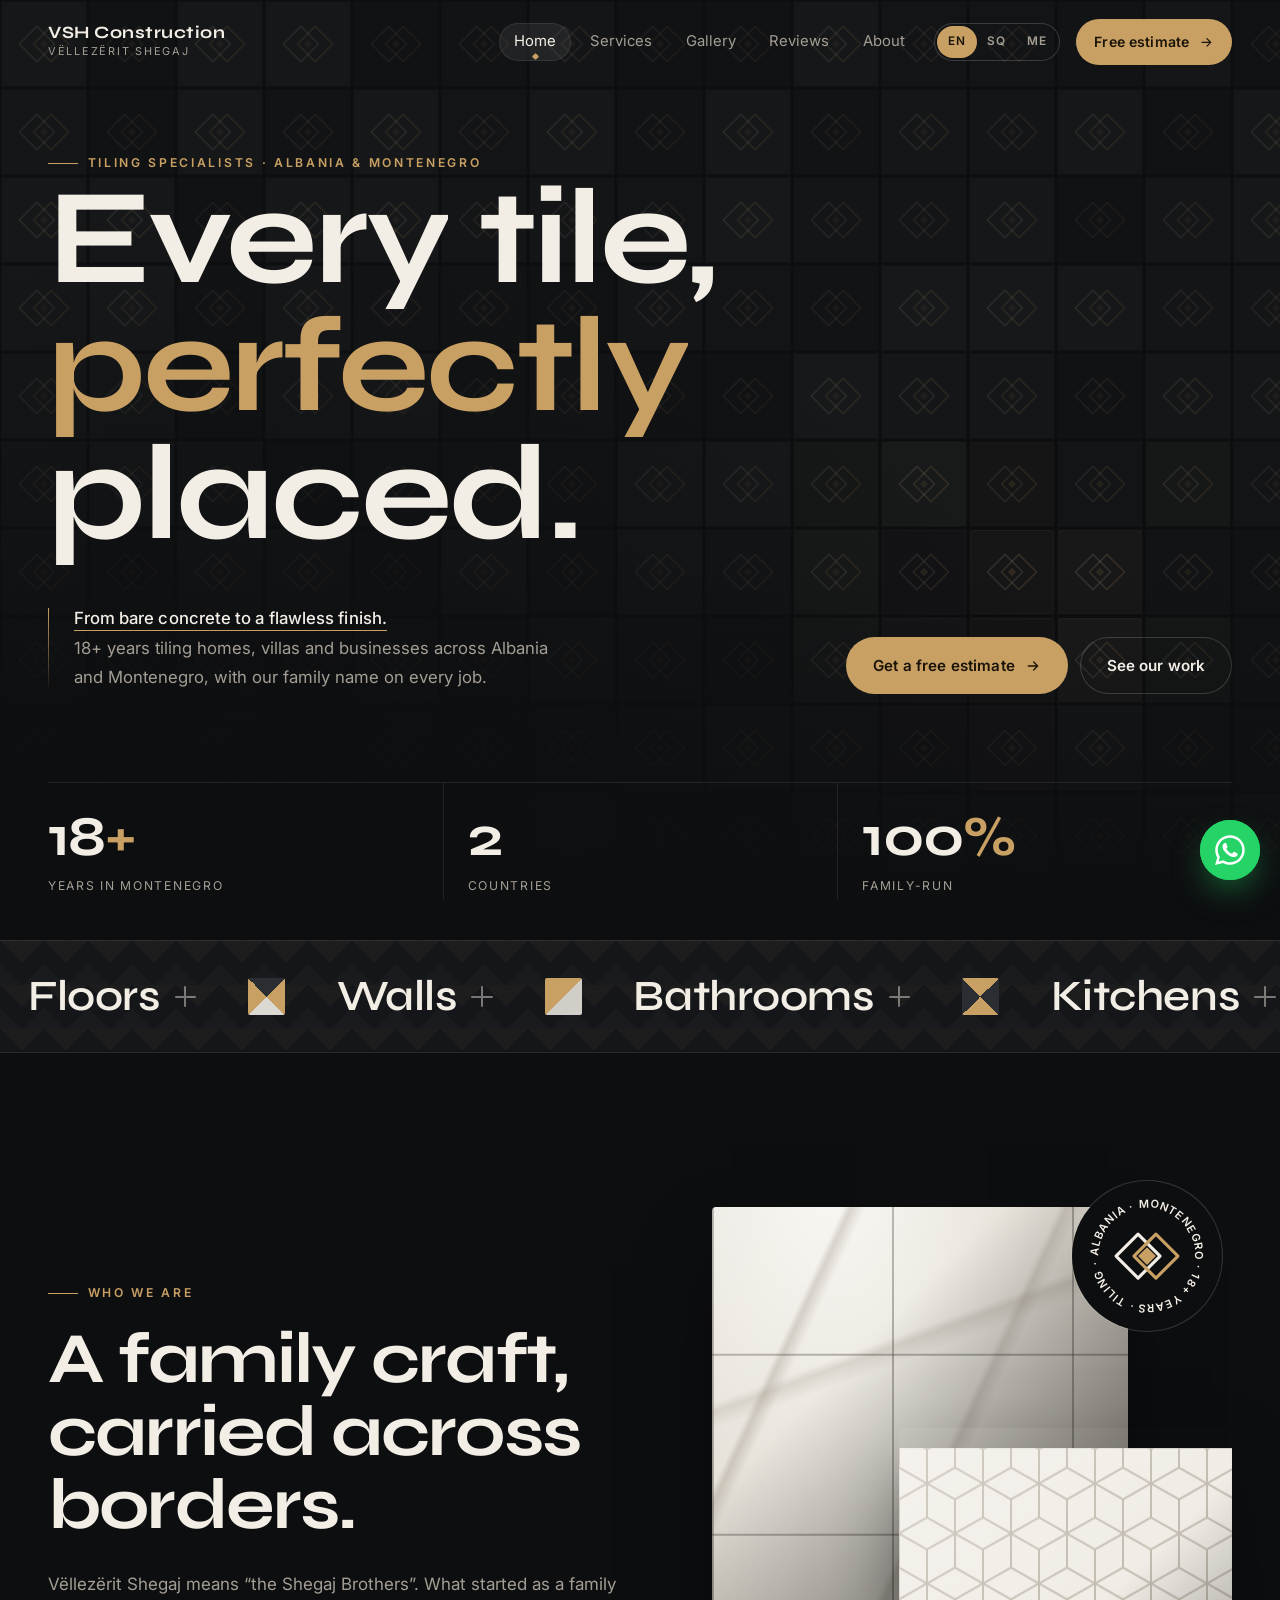
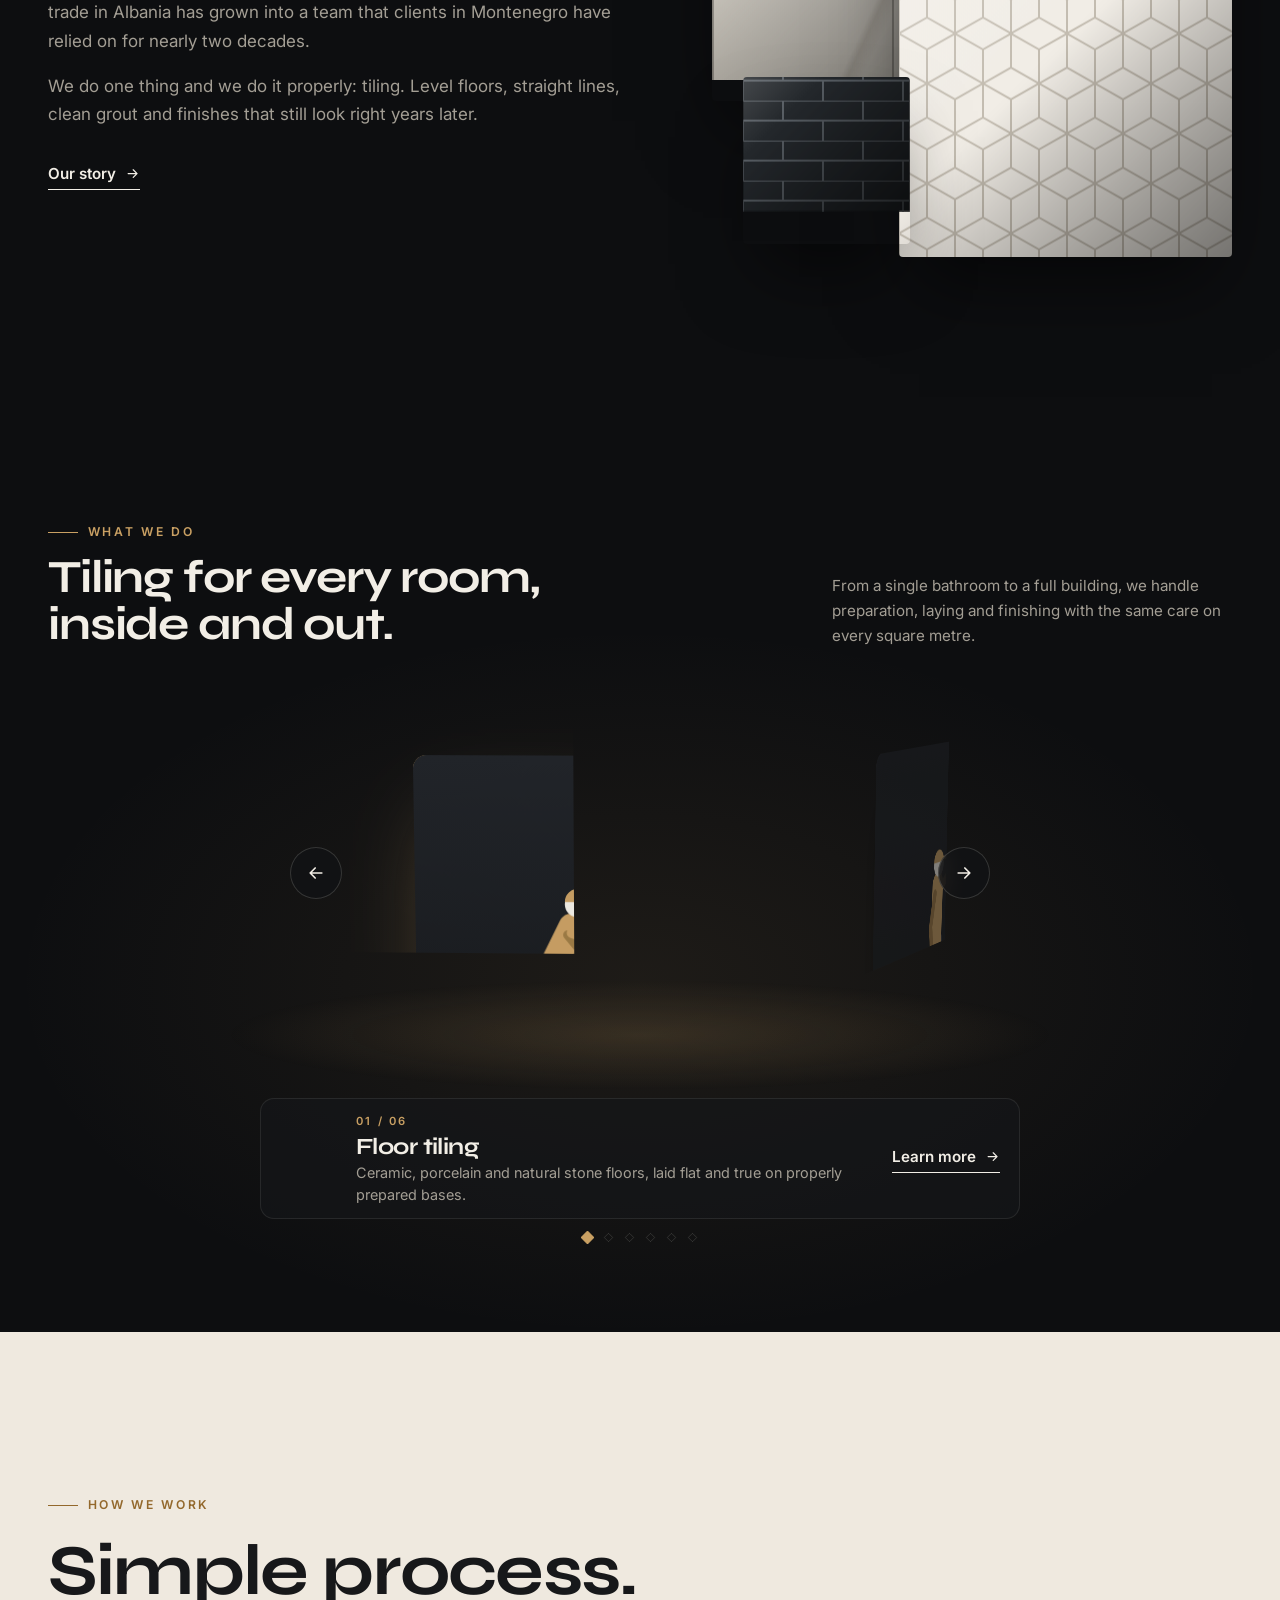
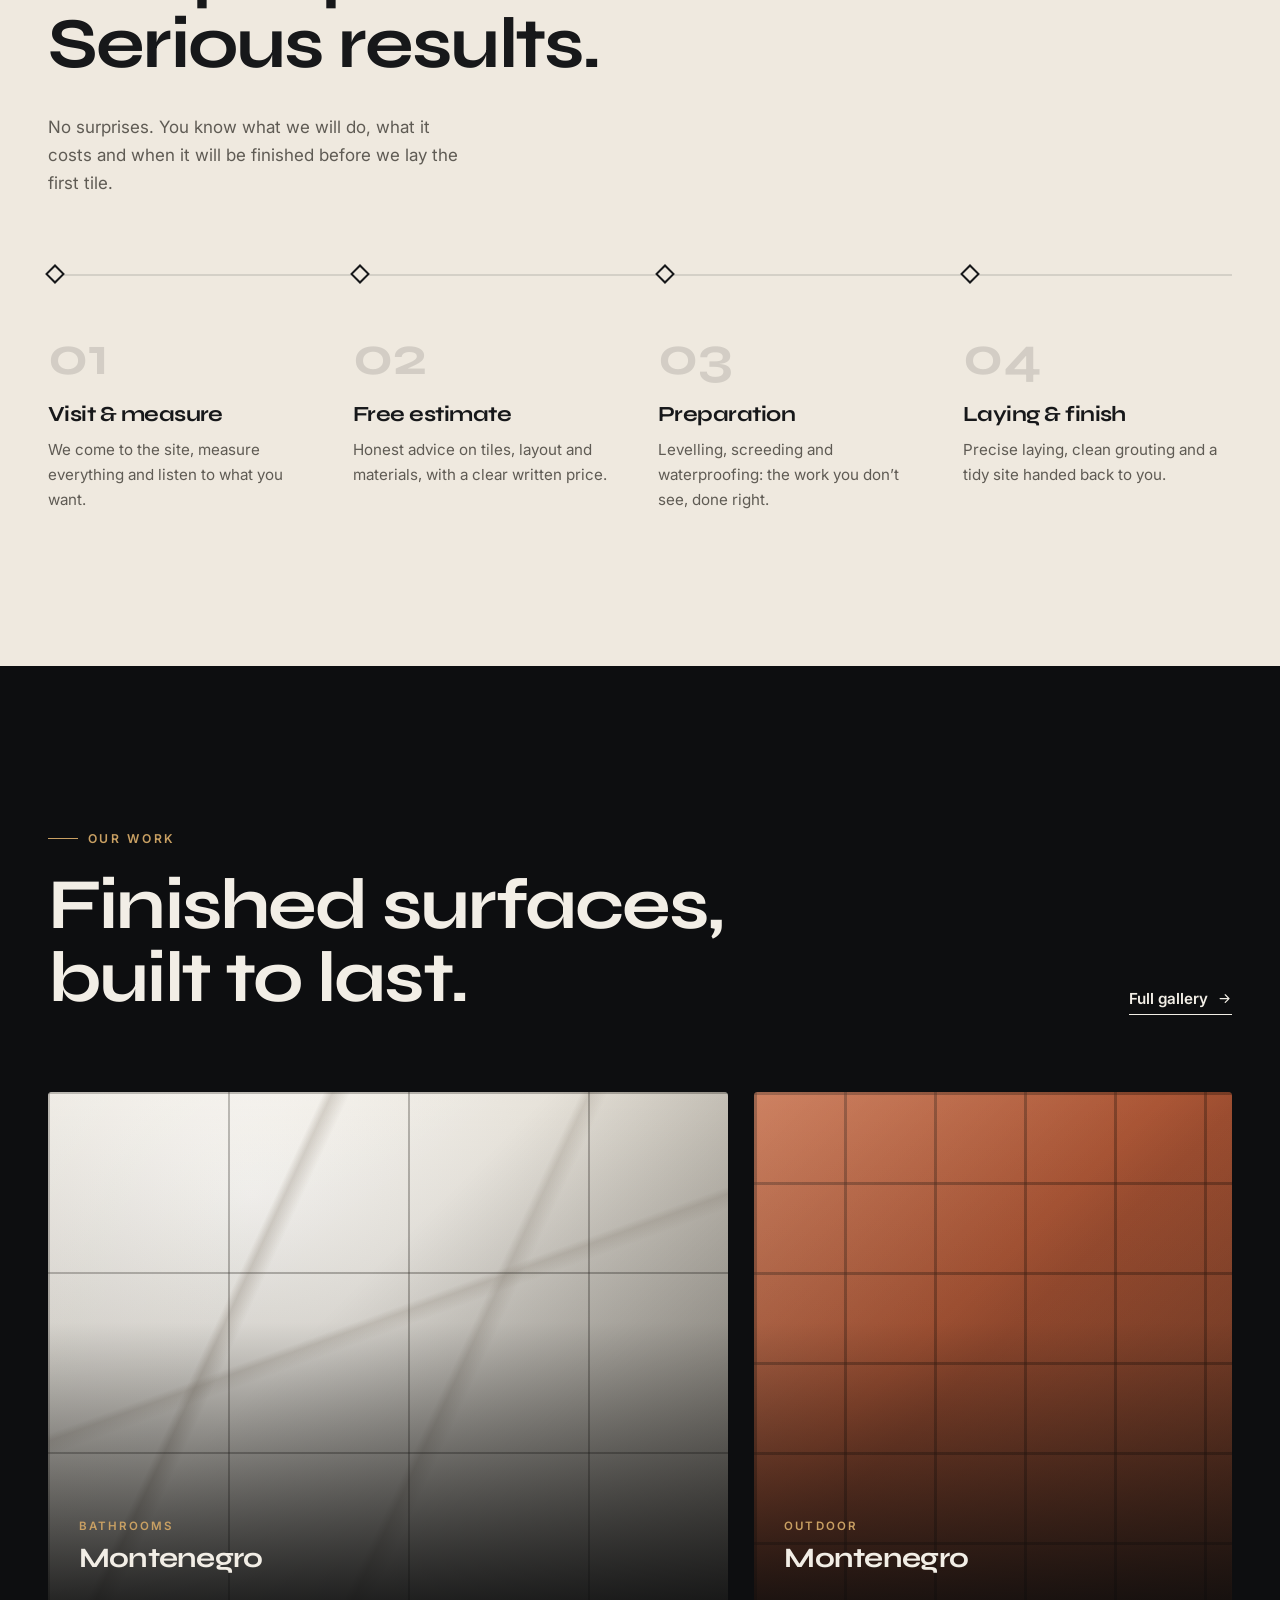
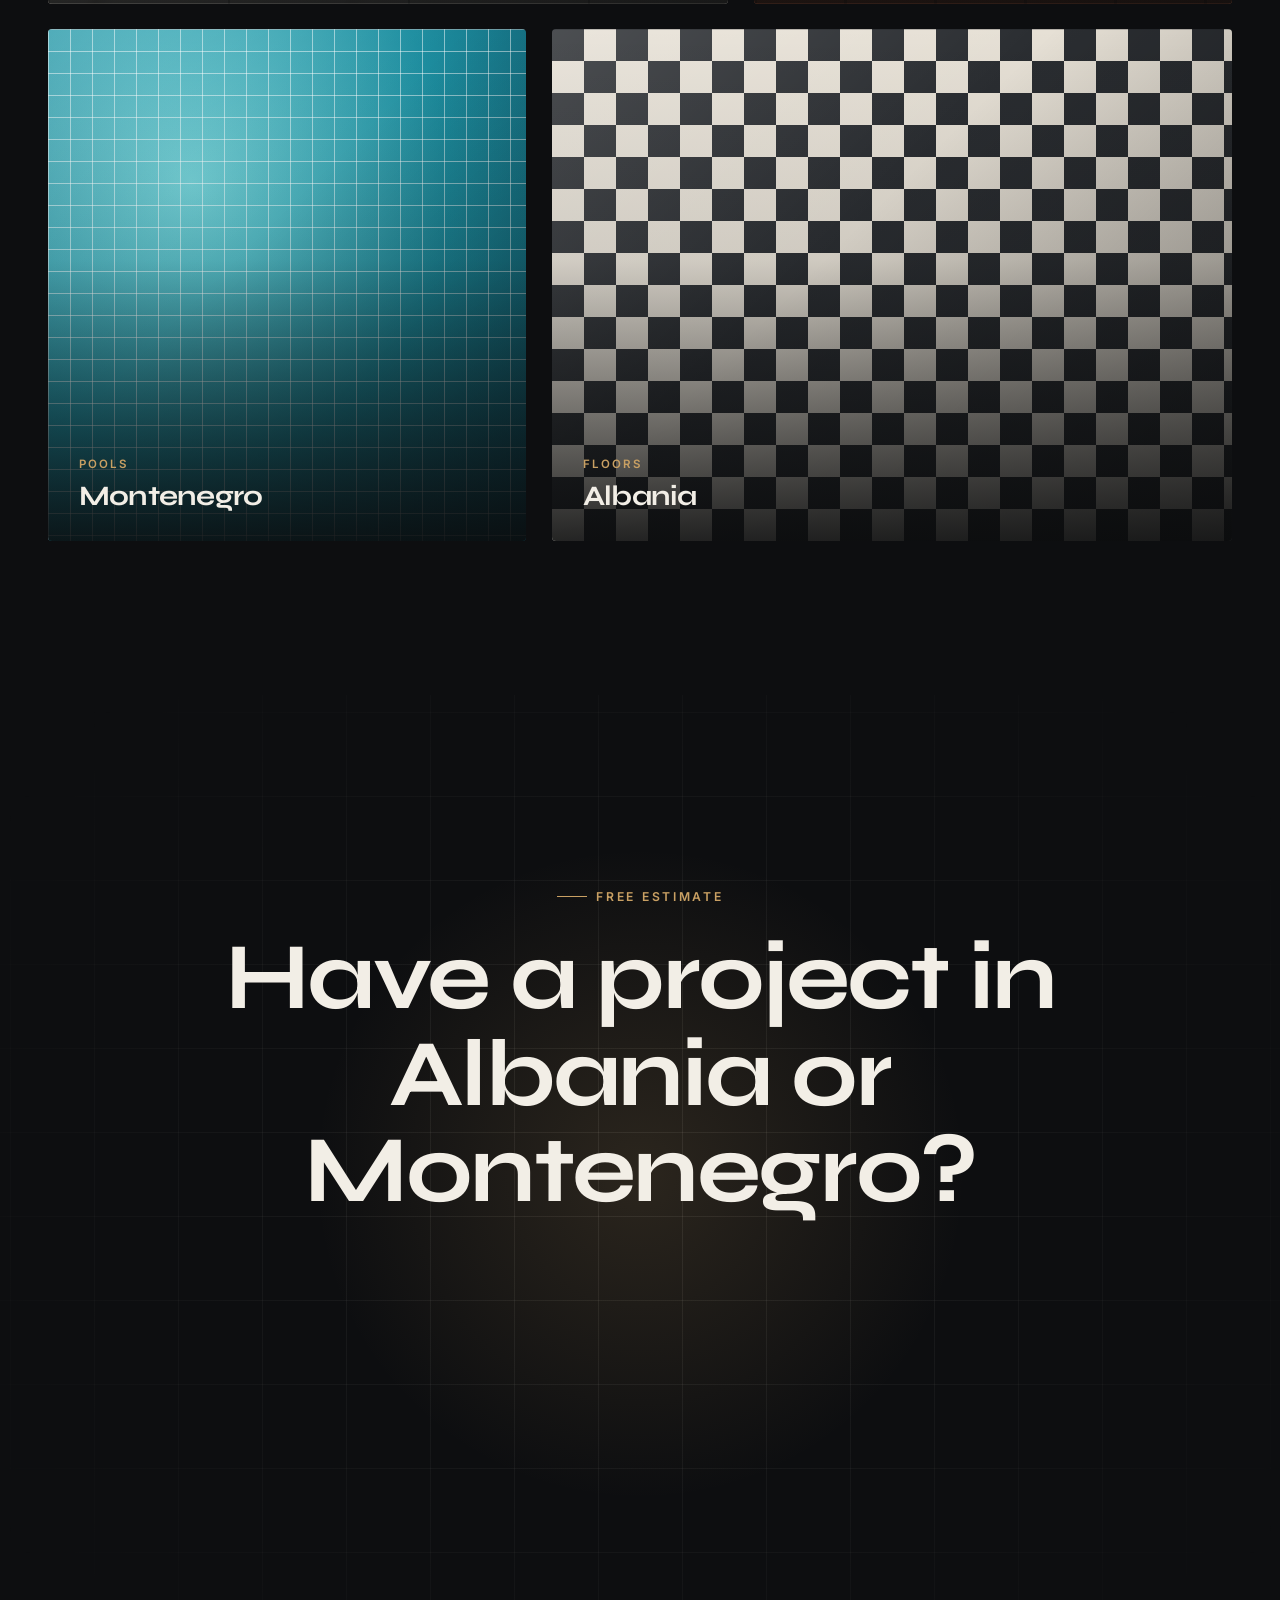
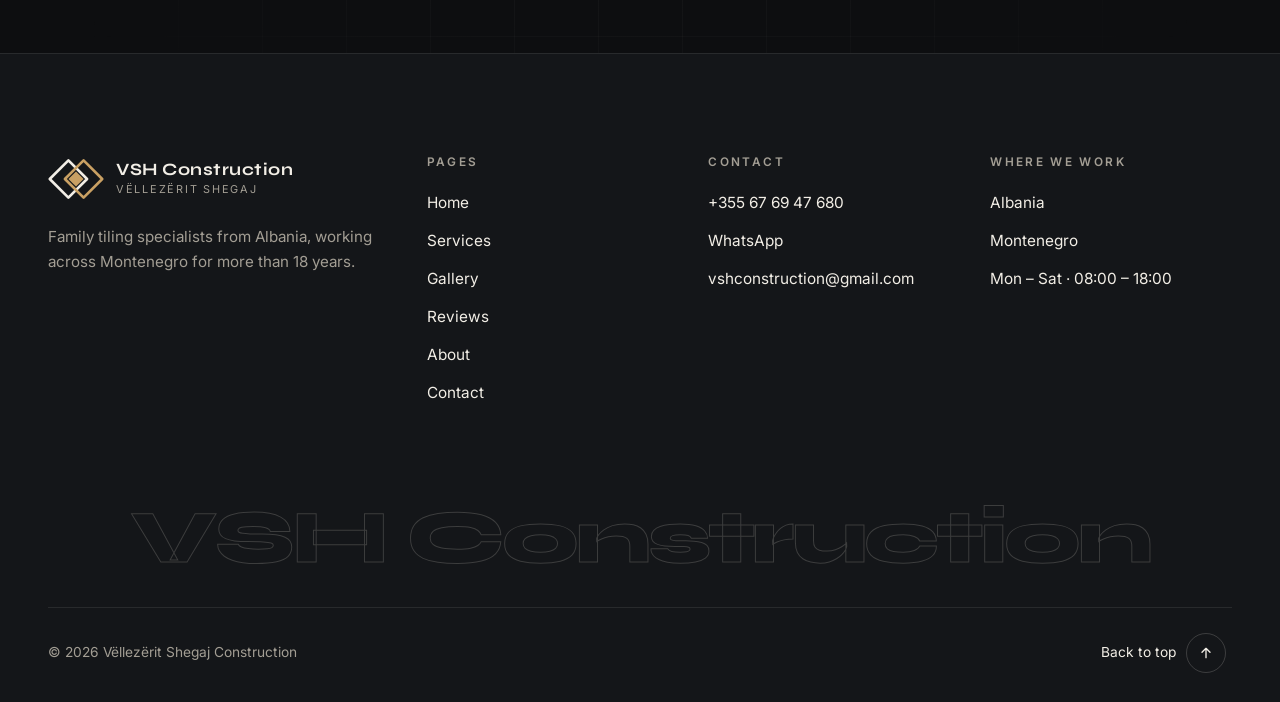
<file: index.html>
<!doctype html>
<html lang="en">
<head>
  <meta charset="utf-8">
  <meta name="viewport" content="width=device-width, initial-scale=1">
  <title>VSH Construction | Tiling in Albania &amp; Montenegro</title>
  <meta name="description" content="Vëllezërit Shegaj Construction (VSH) is a family tiling company from Albania, working across Montenegro for more than 18 years.">
  <meta name="theme-color" content="#0d0e10">
  <link rel="icon" type="image/svg+xml" href="assets/logo/vsh-icon.svg">
  <link rel="preconnect" href="https://fonts.googleapis.com">
  <link rel="preconnect" href="https://fonts.gstatic.com" crossorigin>
  <link href="https://fonts.googleapis.com/css2?family=Inter:wght@400;500;600&family=Syne:wght@600;700;800&display=swap" rel="stylesheet">
  <link rel="stylesheet" href="assets/css/style.css?v=202611071125">
  <script>document.documentElement.classList.add("js");try{if(sessionStorage.getItem("vsh-transition"))document.documentElement.classList.add("is-entering")}catch(e){}</script>
</head>
<body data-page="home">
  <main id="main">
    <!-- HERO -->
    <section class="hero">
      <canvas class="hero-canvas" aria-hidden="true"></canvas>
      <div class="container hero-content">
        <span class="eyebrow" data-reveal style="--i:1" data-i18n="home.eyebrow">Tiling specialists · Albania &amp; Montenegro</span>
        <h1 data-split data-i18n="home.title">Every tile, <span class="accent">perfectly</span> placed.</h1>
        <div class="hero-row">
          <p class="hero-sub" data-reveal style="--i:4" data-i18n="home.sub"><span class="hl"><strong>From bare concrete to a flawless finish.</strong> 18+ years tiling homes, villas and businesses across Albania and Montenegro, with our family name on every job.</span></p>
          <div class="hero-actions" data-reveal style="--i:5">
            <a class="btn" href="contact.html" data-magnetic="0.2"><span data-i18n="home.cta1">Get a free estimate</span> <svg viewBox="0 0 24 24" fill="none" stroke="currentColor" stroke-width="2" stroke-linecap="round" stroke-linejoin="round" aria-hidden="true"><path d="M5 12h14M13 6l6 6-6 6"/></svg></a>
            <a class="btn btn-ghost" href="gallery.html" data-i18n="home.cta2">See our work</a>
          </div>
        </div>
        <div class="hero-meta" data-reveal style="--i:6">
          <div class="stat"><div class="stat-num"><span data-count="18">18</span><span class="accent">+</span></div><div class="stat-label" data-i18n="home.stat1">Years in Montenegro</div></div>
          <div class="stat"><div class="stat-num"><span data-count="2">2</span></div><div class="stat-label" data-i18n="home.stat2">Countries</div></div>
          <div class="stat"><div class="stat-num"><span data-count="100">100</span><span class="accent">%</span></div><div class="stat-label" data-i18n="home.stat3">Family-run</div></div>
        </div>
      </div>
    </section>

    <!-- MARQUEE -->
    <!-- moving strip: built by main.js; every word opens an info panel -->
    <div class="marquee" data-marquee></div>

    <!-- INTRO -->
    <section class="section">
      <div class="container split">
        <div>
          <span class="eyebrow" data-reveal data-i18n="home.intro.eyebrow">Who we are</span>
          <h2 class="h-lg" data-split data-i18n="home.intro.title">A family craft, carried across borders.</h2>
          <p data-reveal data-i18n="home.intro.p1">Vëllezërit Shegaj means “the Shegaj Brothers”. What started as a family trade in Albania has grown into a team that clients in Montenegro have relied on for nearly two decades.</p>
          <p data-reveal data-i18n="home.intro.p2">We do one thing and we do it properly: tiling.</p>
          <a class="link-arrow" href="about.html" data-reveal><span data-i18n="link.story">Our story</span> <svg viewBox="0 0 24 24" fill="none" stroke="currentColor" stroke-width="2" stroke-linecap="round" stroke-linejoin="round" aria-hidden="true"><path d="M5 12h14M13 6l6 6-6 6"/></svg></a>
        </div>
        <div class="stack">
          <div class="panel p1" data-reveal="clip"><div class="pat pat-marble" data-parallax="-0.08"></div></div>
          <div class="panel p2" data-reveal="clip" style="--i:2"><div class="pat pat-subway-dark" data-parallax="0.06"></div></div>
          <div class="panel p3" data-reveal="clip" style="--i:4"><div class="pat pat-hex" data-parallax="-0.04"></div></div>
          <div class="badge" data-reveal="scale" style="--i:5">
            <svg viewBox="0 0 120 120" aria-hidden="true">
              <defs><path id="badge-circle" d="M60 60 m-46 0 a46 46 0 1 1 92 0 a46 46 0 1 1 -92 0"/></defs>
              <text><textPath href="#badge-circle" textLength="286" data-i18n="home.badge">Albania · Montenegro · 18+ years · tiling ·</textPath></text>
            </svg>
            <b data-logo aria-hidden="true"></b>
          </div>
        </div>
      </div>
    </section>

    <!-- WHAT WE DO: our six services on a 3D ring of working tilers, turned by scrolling -->
    <section class="craft3d" data-craft3d>
      <div class="craft3d-sticky">
        <div class="container craft3d-head">
          <div>
            <span class="eyebrow" data-i18n="home.services.eyebrow">What we do</span>
            <h2 class="h-md" data-i18n="home.services.title">Tiling for every room, inside and out.</h2>
          </div>
          <p class="c3-intro" data-i18n="home.services.text">From a single bathroom to a full building, we handle preparation, laying and finishing with the same care on every square metre.</p>
        </div>
        <div class="c3-stage">
          <div class="c3-ring">
            <a class="c3-card" style="--k:0" href="services.html#floors" data-key="floors"><div class="scene" data-scene="floors"></div><span class="c3-cap"><b>01</b><span data-i18n="svc.floors">Floor tiling</span></span></a>
            <a class="c3-card" style="--k:1" href="services.html#walls" data-key="walls"><div class="scene" data-scene="walls"></div><span class="c3-cap"><b>02</b><span data-i18n="svc.walls">Wall tiling &amp; cladding</span></span></a>
            <a class="c3-card" style="--k:2" href="services.html#bathrooms" data-key="bathrooms"><div class="scene" data-scene="bathrooms"></div><span class="c3-cap"><b>03</b><span data-i18n="svc.bathrooms">Bathrooms</span></span></a>
            <a class="c3-card" style="--k:3" href="services.html#kitchens" data-key="kitchens"><div class="scene" data-scene="kitchens"></div><span class="c3-cap"><b>04</b><span data-i18n="svc.kitchens">Kitchens</span></span></a>
            <a class="c3-card" style="--k:4" href="services.html#outdoor" data-key="outdoor"><div class="scene" data-scene="outdoor"></div><span class="c3-cap"><b>05</b><span data-i18n="svc.outdoor">Terraces &amp; outdoor</span></span></a>
            <a class="c3-card" style="--k:5" href="services.html#pools" data-key="pools"><div class="scene" data-scene="pools"></div><span class="c3-cap"><b>06</b><span data-i18n="svc.pools">Pools &amp; wet areas</span></span></a>
          </div>
          <div class="c3-floor" aria-hidden="true"></div>
        </div>
        <div class="container">
          <div class="c3-info" aria-live="polite">
            <span class="svc-wrap c3-icon is-in" aria-hidden="true"></span>
            <div class="c3-copy"><span class="c3-num">01 / 06</span><h3 class="c3-name">Floor tiling</h3><p class="c3-text"></p></div>
            <a class="link-arrow c3-more" href="services.html#floors"><span data-i18n="c3.more">Learn more</span> <svg viewBox="0 0 24 24" fill="none" stroke="currentColor" stroke-width="2" stroke-linecap="round" stroke-linejoin="round" aria-hidden="true"><path d="M5 12h14M13 6l6 6-6 6"/></svg></a>
          </div>
          <div class="c3-dots" aria-hidden="true"><i></i><i></i><i></i><i></i><i></i><i></i></div>
        </div>
      </div>
    </section>

    <!-- PROCESS -->
    <section class="section section-light">
      <div class="container">
        <div class="section-head">
          <div>
            <span class="eyebrow" data-reveal data-i18n="home.process.eyebrow">How we work</span>
            <h2 class="h-lg" data-split data-i18n="home.process.title">Simple process. Serious results.</h2>
          </div>
          <p data-reveal data-i18n="home.process.text">No surprises. You know what we will do, what it costs and when it will be finished before we lay the first tile.</p>
        </div>
        <div class="process">
          <div class="process-line" data-progress><span></span></div>
          <div class="step" data-reveal style="--i:0"><div class="step-num">01</div><h3 data-i18n="step1.t">Visit &amp; measure</h3><p data-i18n="step1.p">We come to the site, measure everything and listen to what you want.</p></div>
          <div class="step" data-reveal style="--i:1"><div class="step-num">02</div><h3 data-i18n="step2.t">Free estimate</h3><p data-i18n="step2.p">Honest advice on tiles, layout and materials, with a clear written price.</p></div>
          <div class="step" data-reveal style="--i:2"><div class="step-num">03</div><h3 data-i18n="step3.t">Preparation</h3><p data-i18n="step3.p">Levelling, screeding and waterproofing: the work you don’t see, done right.</p></div>
          <div class="step" data-reveal style="--i:3"><div class="step-num">04</div><h3 data-i18n="step4.t">Laying &amp; finish</h3><p data-i18n="step4.p">Precise laying, clean grouting and a tidy site handed back to you.</p></div>
        </div>
      </div>
    </section>

    <!-- WORK (from assets/js/gallery-data.js) -->
    <section class="section">
      <div class="container">
        <div class="section-head">
          <div>
            <span class="eyebrow" data-reveal data-i18n="home.work.eyebrow">Our work</span>
            <h2 class="h-lg" data-split data-i18n="home.work.title">Finished surfaces, built to last.</h2>
          </div>
          <a class="link-arrow" href="gallery.html" data-reveal><span data-i18n="link.gallery">Full gallery</span> <svg viewBox="0 0 24 24" fill="none" stroke="currentColor" stroke-width="2" stroke-linecap="round" stroke-linejoin="round" aria-hidden="true"><path d="M5 12h14M13 6l6 6-6 6"/></svg></a>
        </div>
        <div class="projects-grid" data-gallery="featured"></div>
      </div>
    </section>

    <!-- REVIEWS (from assets/js/reviews-data.js; hidden until you have reviews) -->
    <section class="section" id="home-reviews" style="padding-top:0">
      <div class="container">
        <div class="section-head">
          <div>
            <span class="eyebrow" data-reveal data-i18n="home.reviews.eyebrow">Reviews</span>
            <h2 class="h-lg" data-split data-i18n="home.reviews.title">What our clients say.</h2>
          </div>
          <div class="head-actions" data-reveal>
            <a class="link-arrow" href="reviews.html"><span data-i18n="link.reviews">All reviews</span> <svg viewBox="0 0 24 24" fill="none" stroke="currentColor" stroke-width="2" stroke-linecap="round" stroke-linejoin="round" aria-hidden="true"><path d="M5 12h14M13 6l6 6-6 6"/></svg></a>
            <a class="btn btn-sm btn-ghost" href="reviews.html#write"><svg class="btn-star" viewBox="0 0 24 24" fill="currentColor" aria-hidden="true"><path d="M12 2.5l2.9 6 6.6.8-4.9 4.6 1.3 6.6L12 17.3l-5.9 3.2 1.3-6.6-4.9-4.6 6.6-.8z"/></svg> <span data-i18n="rp.writeBtn">Write a review</span></a>
          </div>
        </div>
        <div class="reviews-grid" data-reviews="teaser" data-hide-empty="#home-reviews"></div>
      </div>
    </section>

    <!-- CTA -->
    <section class="cta">
      <div class="container">
        <span class="eyebrow" data-reveal data-i18n="home.cta.eyebrow">Free estimate</span>
        <h2 data-split data-i18n="home.cta.title">Have a project in Albania or Montenegro?</h2>
        <a class="btn-round" href="contact.html" data-magnetic="0.35" data-reveal="scale" data-i18n="cta.round">Free<br>estimate</a>
      </div>
    </section>
  </main>

  <script src="assets/js/config.js?v=202611071125"></script>
  <script src="assets/js/i18n.js?v=202611071125"></script>
  <script src="assets/js/gallery-data.js?v=202611071125"></script>
  <script src="assets/js/reviews-data.js?v=202611071125"></script>
  <script src="assets/js/main.js?v=202611071125"></script>
</body>
</html>
</file>
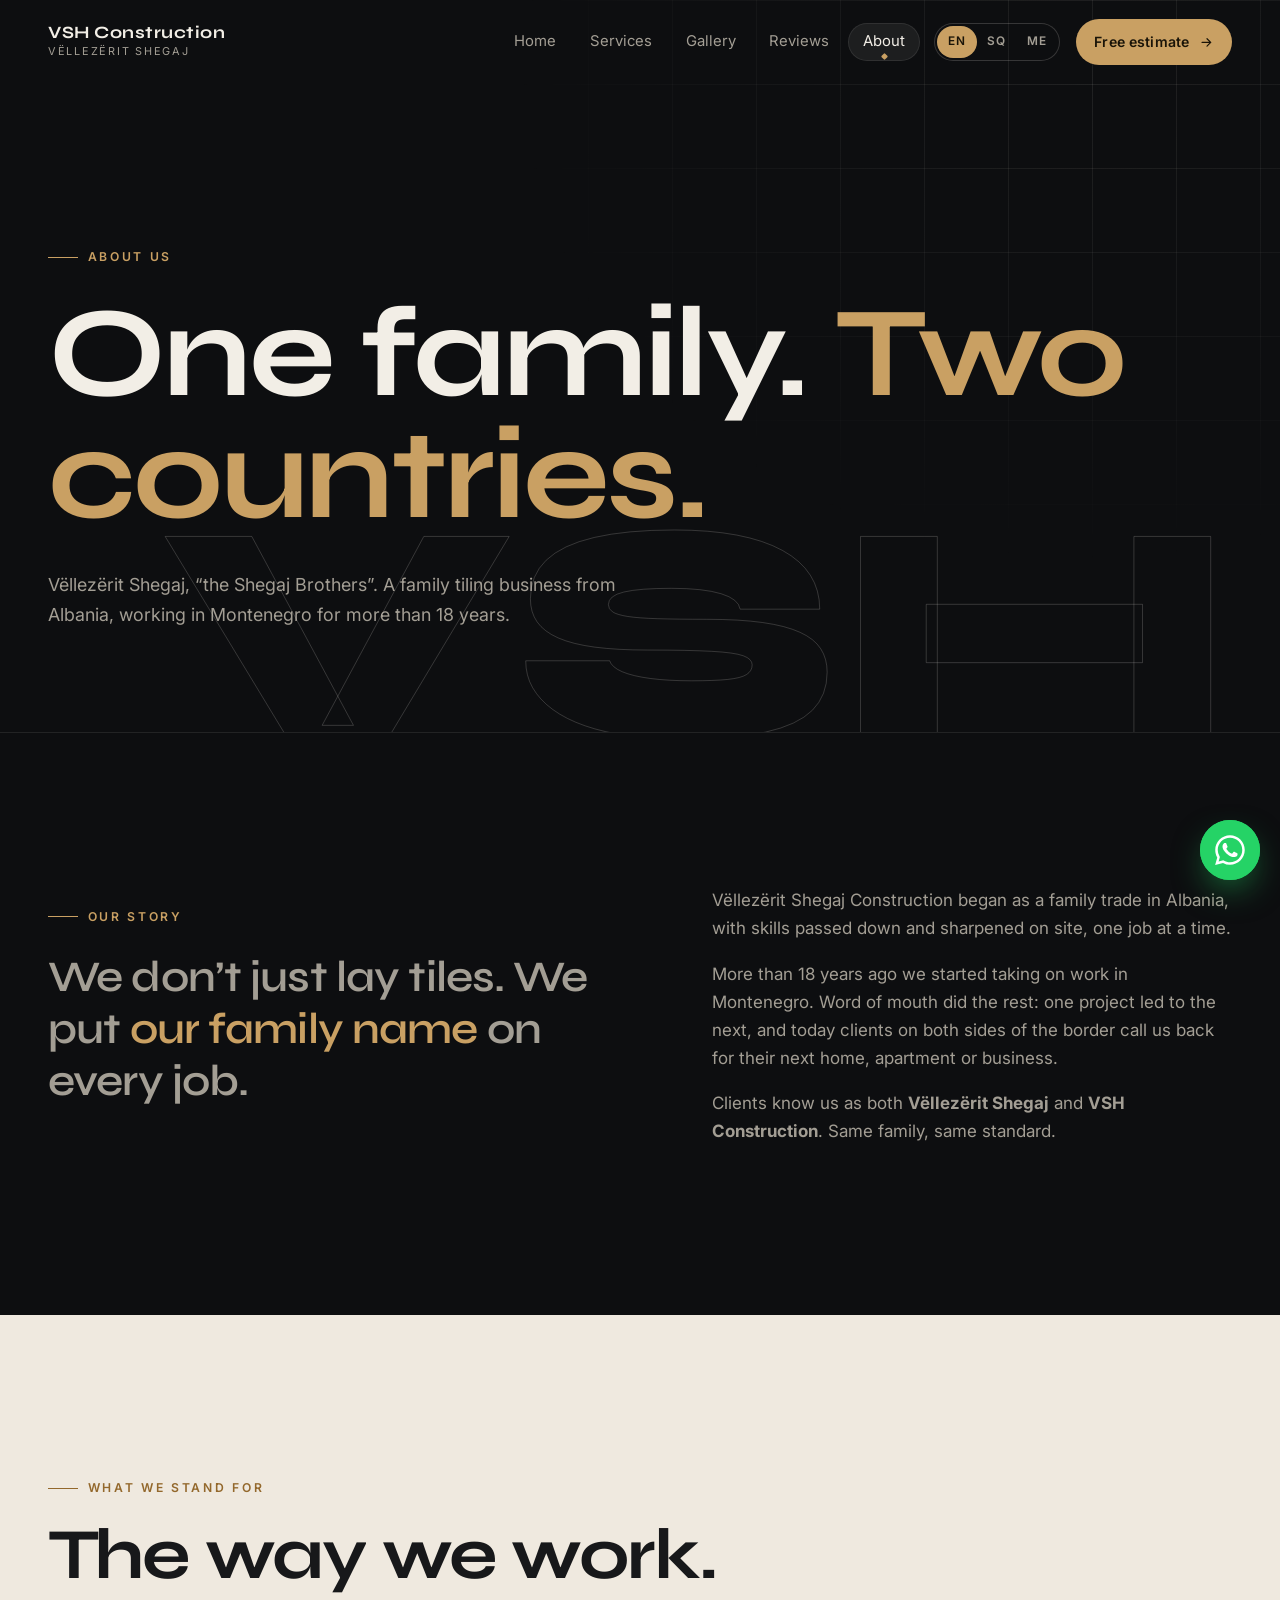
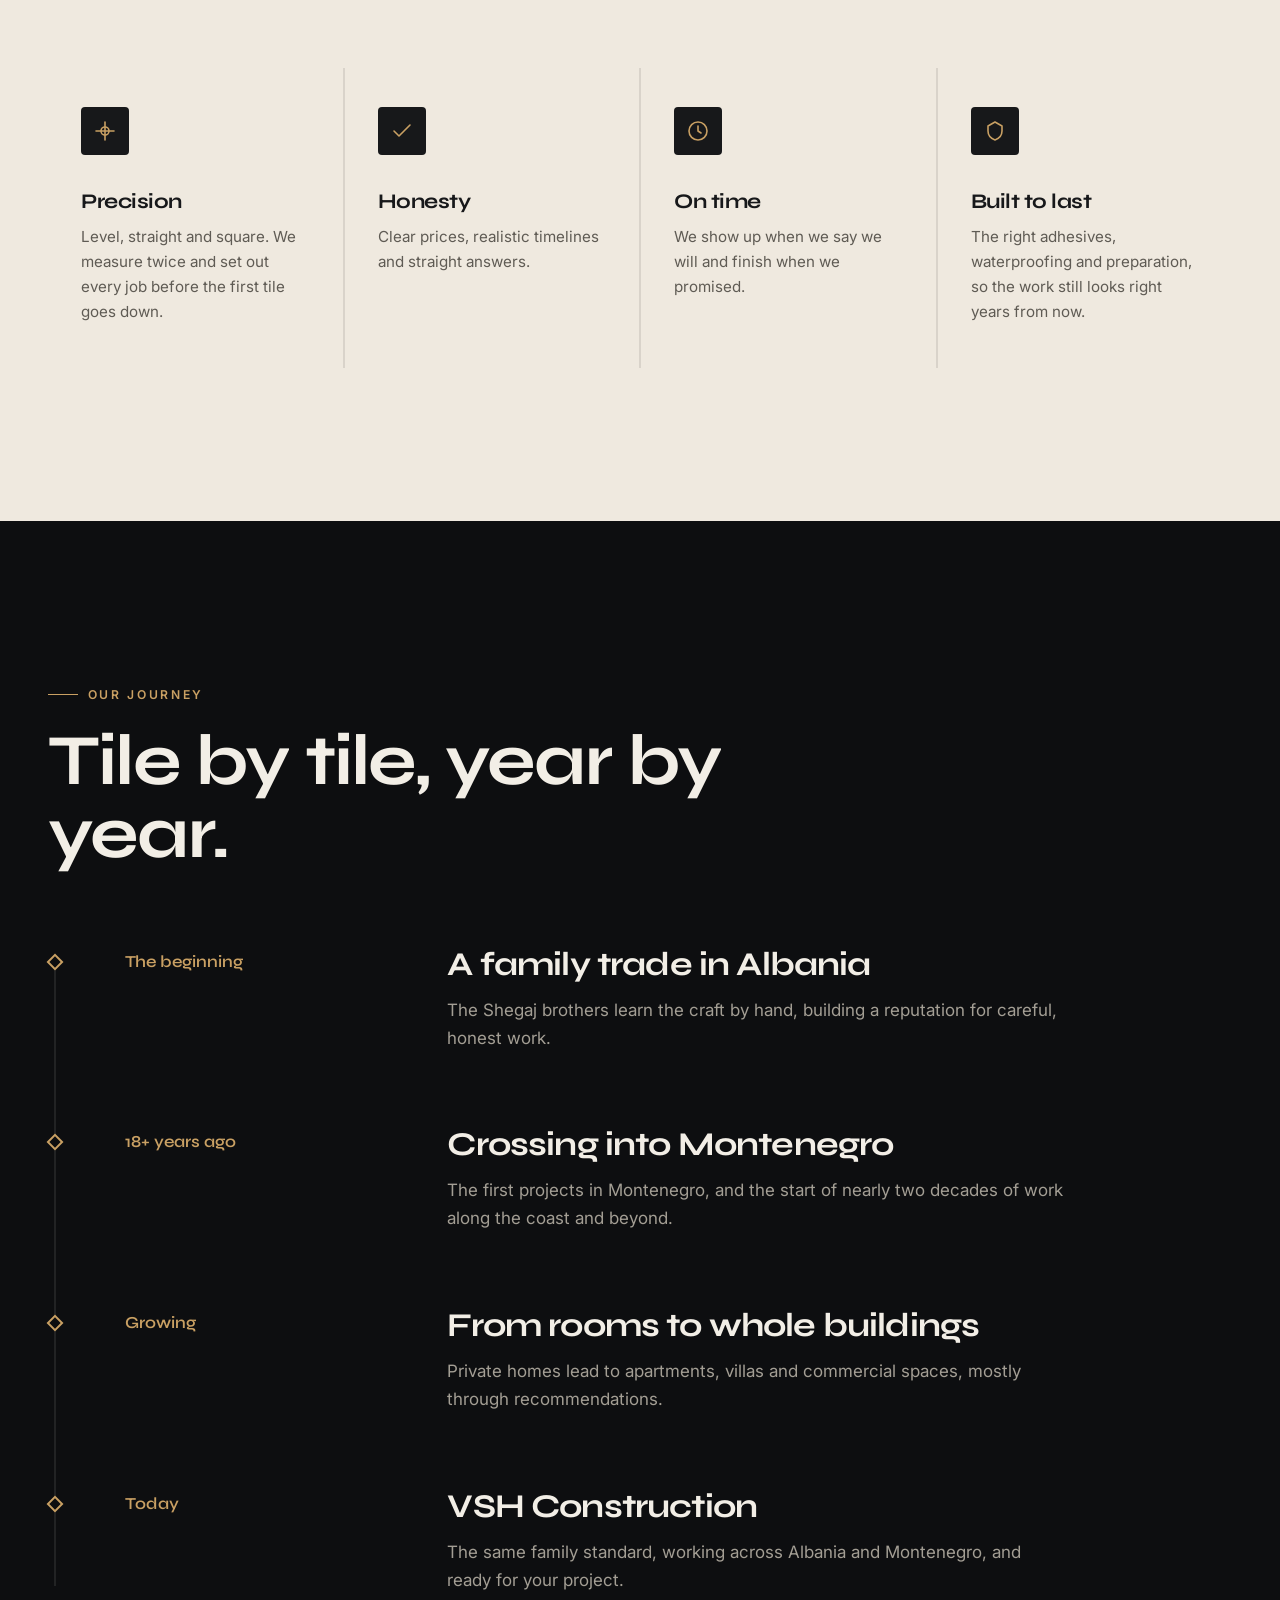
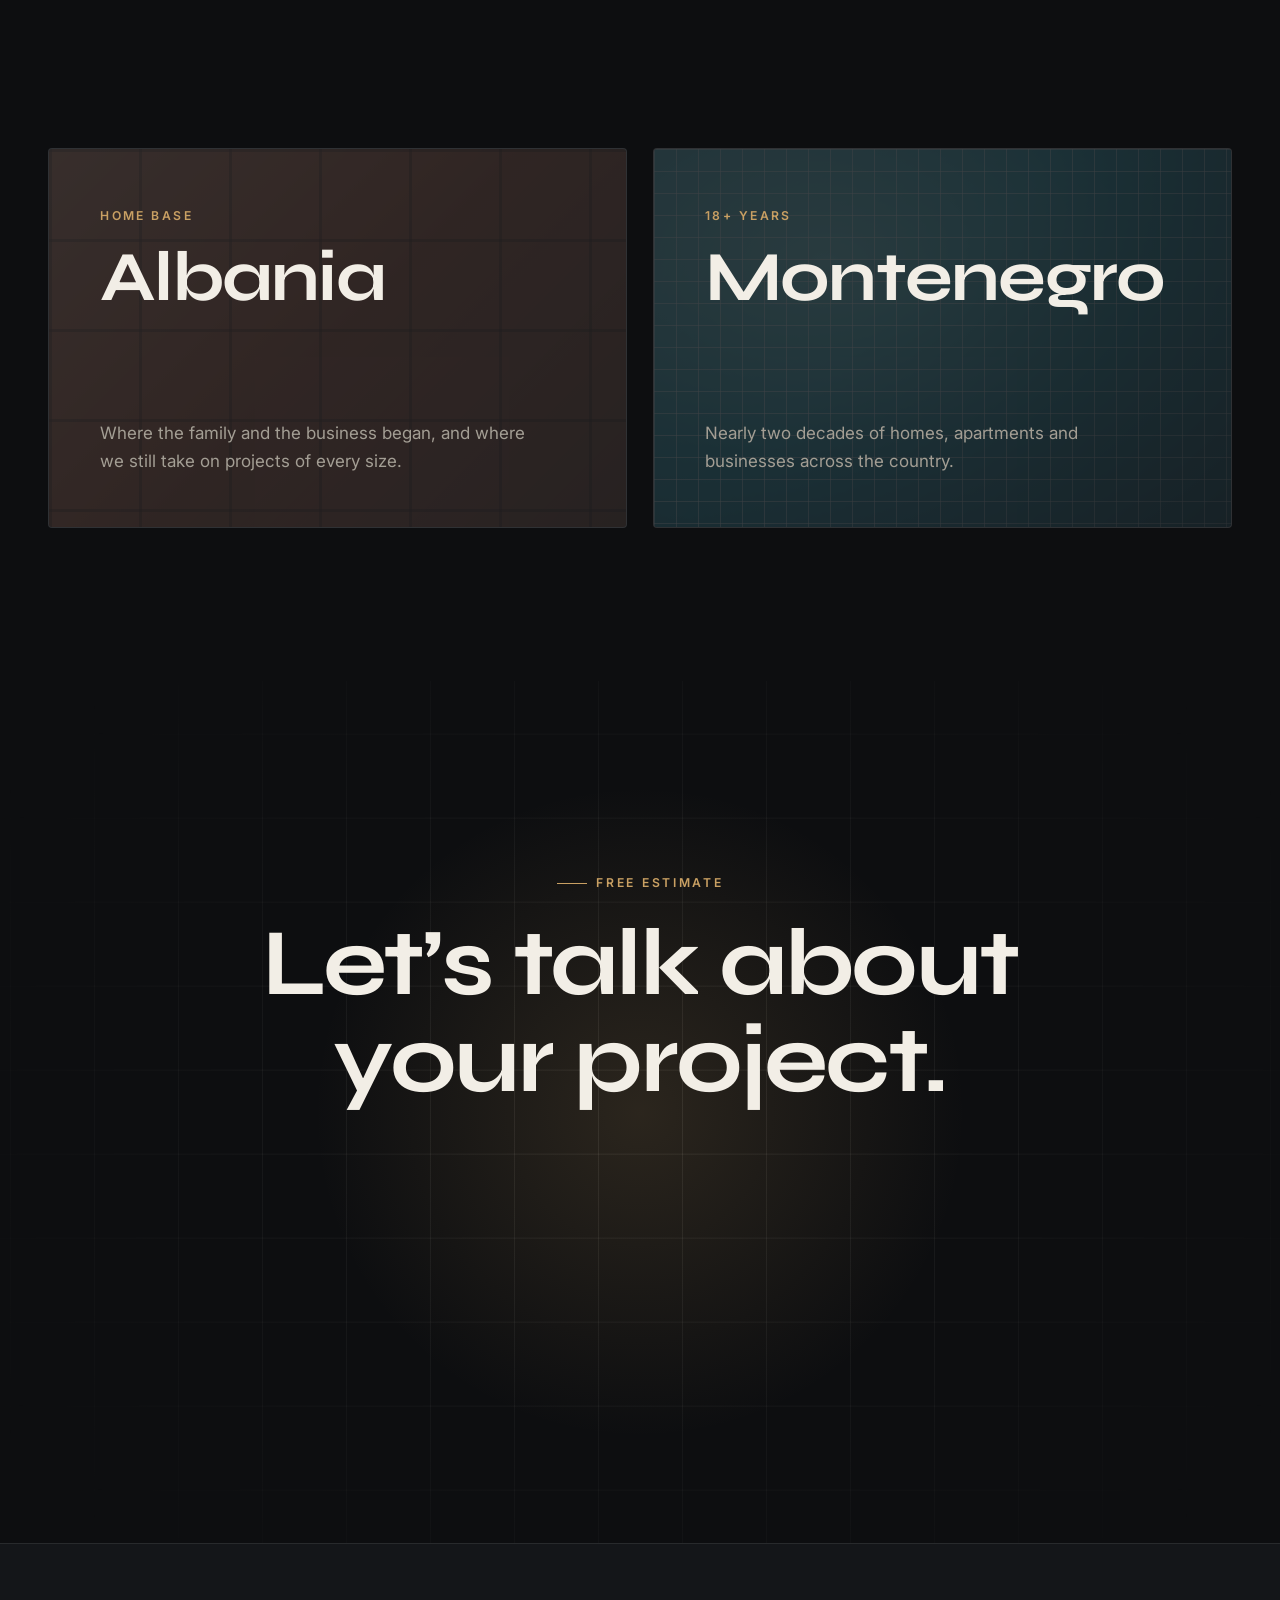
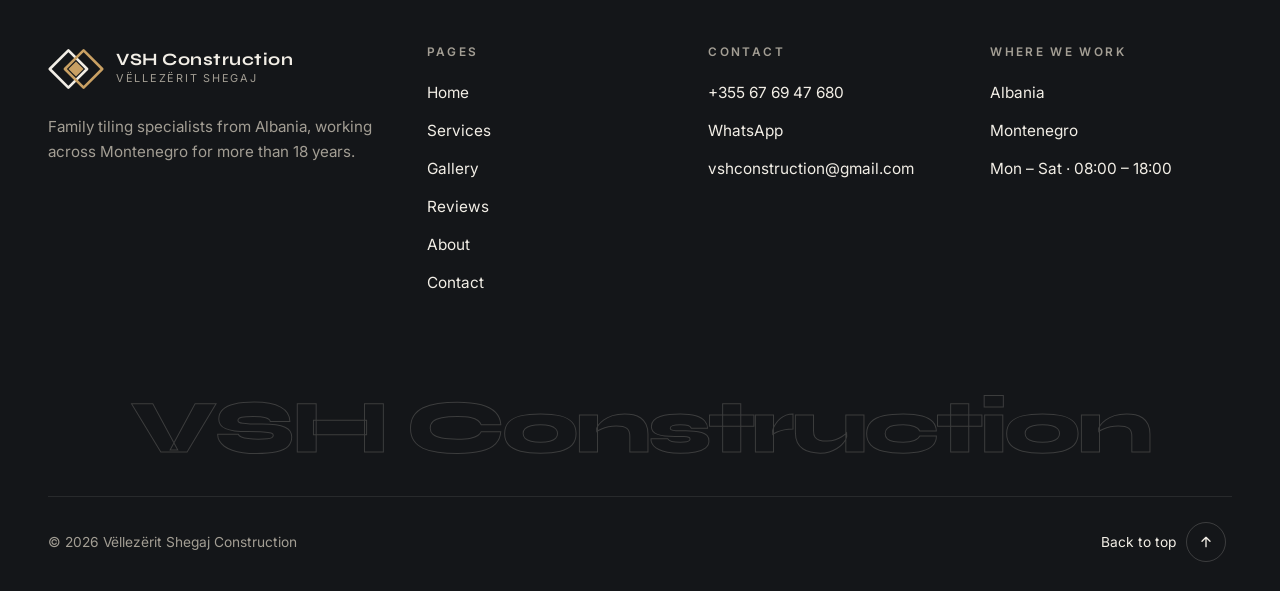
<file: about.html>
<!doctype html>
<html lang="en">
<head>
  <meta charset="utf-8">
  <meta name="viewport" content="width=device-width, initial-scale=1">
  <title>About us | VSH Construction</title>
  <meta name="description" content="Vëllezërit Shegaj Construction: a family tiling business from Albania that has worked across Montenegro for more than 18 years.">
  <meta name="theme-color" content="#0d0e10">
  <link rel="icon" type="image/svg+xml" href="assets/logo/vsh-icon.svg">
  <link rel="preconnect" href="https://fonts.googleapis.com">
  <link rel="preconnect" href="https://fonts.gstatic.com" crossorigin>
  <link href="https://fonts.googleapis.com/css2?family=Inter:wght@400;500;600&family=Syne:wght@600;700;800&display=swap" rel="stylesheet">
  <link rel="stylesheet" href="assets/css/style.css?v=202611071125">
  <script>document.documentElement.classList.add("js");try{if(sessionStorage.getItem("vsh-transition"))document.documentElement.classList.add("is-entering")}catch(e){}</script>
</head>
<body data-page="about">
  <main id="main">
    <section class="page-hero">
      <div class="container">
        <span class="eyebrow" data-reveal data-i18n="ap.eyebrow">About us</span>
        <h1 data-split data-i18n="ap.title">One family. <span class="accent">Two countries.</span></h1>
        <p class="lead" data-reveal style="--i:4" data-i18n="ap.lead">Vëllezërit Shegaj, “the Shegaj Brothers”. A family tiling business from Albania, working in Montenegro for more than 18 years.</p>
      </div>
      <div class="page-hero-num" aria-hidden="true">VSH</div>
    </section>

    <!-- STORY: edit the texts in assets/js/i18n.js (keys ap.*) to tell your family's real story -->
    <section class="section">
      <div class="container split">
        <div>
          <span class="eyebrow" data-reveal data-i18n="link.story">Our story</span>
          <p class="quote" data-split data-i18n="ap.quote" style="margin-top:24px">We don’t just lay tiles. We put <span class="accent">our family name</span> on every job.</p>
        </div>
        <div>
          <p data-reveal data-i18n="ap.p1">Vëllezërit Shegaj Construction began as a family trade in Albania.</p>
          <p data-reveal data-i18n="ap.p2">More than 18 years ago we started taking on work in Montenegro.</p>
          <p data-reveal data-i18n="ap.p3">Clients know us as both <strong>Vëllezërit Shegaj</strong> and <strong>VSH Construction</strong>. Same family, same standard.</p>
        </div>
      </div>
    </section>

    <section class="section section-light">
      <div class="container">
        <div class="section-head">
          <div>
            <span class="eyebrow" data-reveal data-i18n="ap.values.eyebrow">What we stand for</span>
            <h2 class="h-lg" data-split data-i18n="ap.values.title">The way we work.</h2>
          </div>
        </div>
        <div class="values">
          <div class="value" data-reveal style="--i:0">
            <div class="value-icon"><svg viewBox="0 0 24 24" fill="none" stroke="currentColor" stroke-width="1.6" stroke-linecap="round" aria-hidden="true"><path d="M3 12h18M12 3v18"/><circle cx="12" cy="12" r="4"/></svg></div>
            <h3 data-i18n="v1.t">Precision</h3><p data-i18n="v1.p">Level, straight and square.</p>
          </div>
          <div class="value" data-reveal style="--i:1">
            <div class="value-icon"><svg viewBox="0 0 24 24" fill="none" stroke="currentColor" stroke-width="1.6" stroke-linecap="round" stroke-linejoin="round" aria-hidden="true"><path d="M4 12l5 5L20 6"/></svg></div>
            <h3 data-i18n="v2.t">Honesty</h3><p data-i18n="v2.p">Clear prices, realistic timelines and straight answers.</p>
          </div>
          <div class="value" data-reveal style="--i:2">
            <div class="value-icon"><svg viewBox="0 0 24 24" fill="none" stroke="currentColor" stroke-width="1.6" stroke-linecap="round" stroke-linejoin="round" aria-hidden="true"><circle cx="12" cy="12" r="9"/><path d="M12 7v5l3 2"/></svg></div>
            <h3 data-i18n="v3.t">On time</h3><p data-i18n="v3.p">We show up when we say we will and finish when we promised.</p>
          </div>
          <div class="value" data-reveal style="--i:3">
            <div class="value-icon"><svg viewBox="0 0 24 24" fill="none" stroke="currentColor" stroke-width="1.6" stroke-linecap="round" stroke-linejoin="round" aria-hidden="true"><path d="M12 3l7 4v5c0 4.5-3 7.5-7 9-4-1.5-7-4.5-7-9V7z"/></svg></div>
            <h3 data-i18n="v4.t">Built to last</h3><p data-i18n="v4.p">The right adhesives, waterproofing and preparation.</p>
          </div>
        </div>
      </div>
    </section>

    <section class="section">
      <div class="container">
        <div class="section-head">
          <div>
            <span class="eyebrow" data-reveal data-i18n="ap.tl.eyebrow">Our journey</span>
            <h2 class="h-lg" data-split data-i18n="ap.tl.title">Tile by tile, year by year.</h2>
          </div>
        </div>
        <div class="timeline">
          <div class="timeline-line" data-progress><span></span></div>
          <div class="t-item" data-reveal><div class="t-when" data-i18n="t1.w">The beginning</div><div><h3 data-i18n="t1.t">A family trade in Albania</h3><p data-i18n="t1.p">The Shegaj brothers learn the craft by hand.</p></div></div>
          <div class="t-item" data-reveal><div class="t-when" data-i18n="t2.w">18+ years ago</div><div><h3 data-i18n="t2.t">Crossing into Montenegro</h3><p data-i18n="t2.p">The first projects in Montenegro.</p></div></div>
          <div class="t-item" data-reveal><div class="t-when" data-i18n="t3.w">Growing</div><div><h3 data-i18n="t3.t">From rooms to whole buildings</h3><p data-i18n="t3.p">Private homes lead to apartments, villas and commercial spaces.</p></div></div>
          <div class="t-item" data-reveal><div class="t-when" data-i18n="t4.w">Today</div><div><h3>VSH Construction</h3><p data-i18n="t4.p">The same family standard, ready for your project.</p></div></div>
        </div>
      </div>
    </section>

    <section class="section" style="padding-top:0">
      <div class="container">
        <div class="countries">
          <div class="country" data-reveal>
            <div class="pat pat-terracotta"></div>
            <div><small data-i18n="ap.al.small">Home base</small><h3 data-i18n="country.al">Albania</h3></div>
            <p data-i18n="ap.al.p">Where the family and the business began.</p>
          </div>
          <div class="country" data-reveal style="--i:1">
            <div class="pat pat-pool"></div>
            <div><small data-i18n="ap.me.small">18+ years</small><h3 data-i18n="country.me">Montenegro</h3></div>
            <p data-i18n="ap.me.p">Nearly two decades of homes, apartments and businesses across the country.</p>
          </div>
        </div>
      </div>
    </section>

    <section class="cta">
      <div class="container">
        <span class="eyebrow" data-reveal data-i18n="nav.cta">Free estimate</span>
        <h2 data-split data-i18n="ap.cta">Let’s talk about your project.</h2>
        <a class="btn-round" href="contact.html" data-magnetic="0.35" data-reveal="scale" data-i18n="cta.round">Free<br>estimate</a>
      </div>
    </section>
  </main>

  <script src="assets/js/config.js?v=202611071125"></script>
  <script src="assets/js/i18n.js?v=202611071125"></script>
  <script src="assets/js/gallery-data.js?v=202611071125"></script>
  <script src="assets/js/reviews-data.js?v=202611071125"></script>
  <script src="assets/js/main.js?v=202611071125"></script>
</body>
</html>
</file>
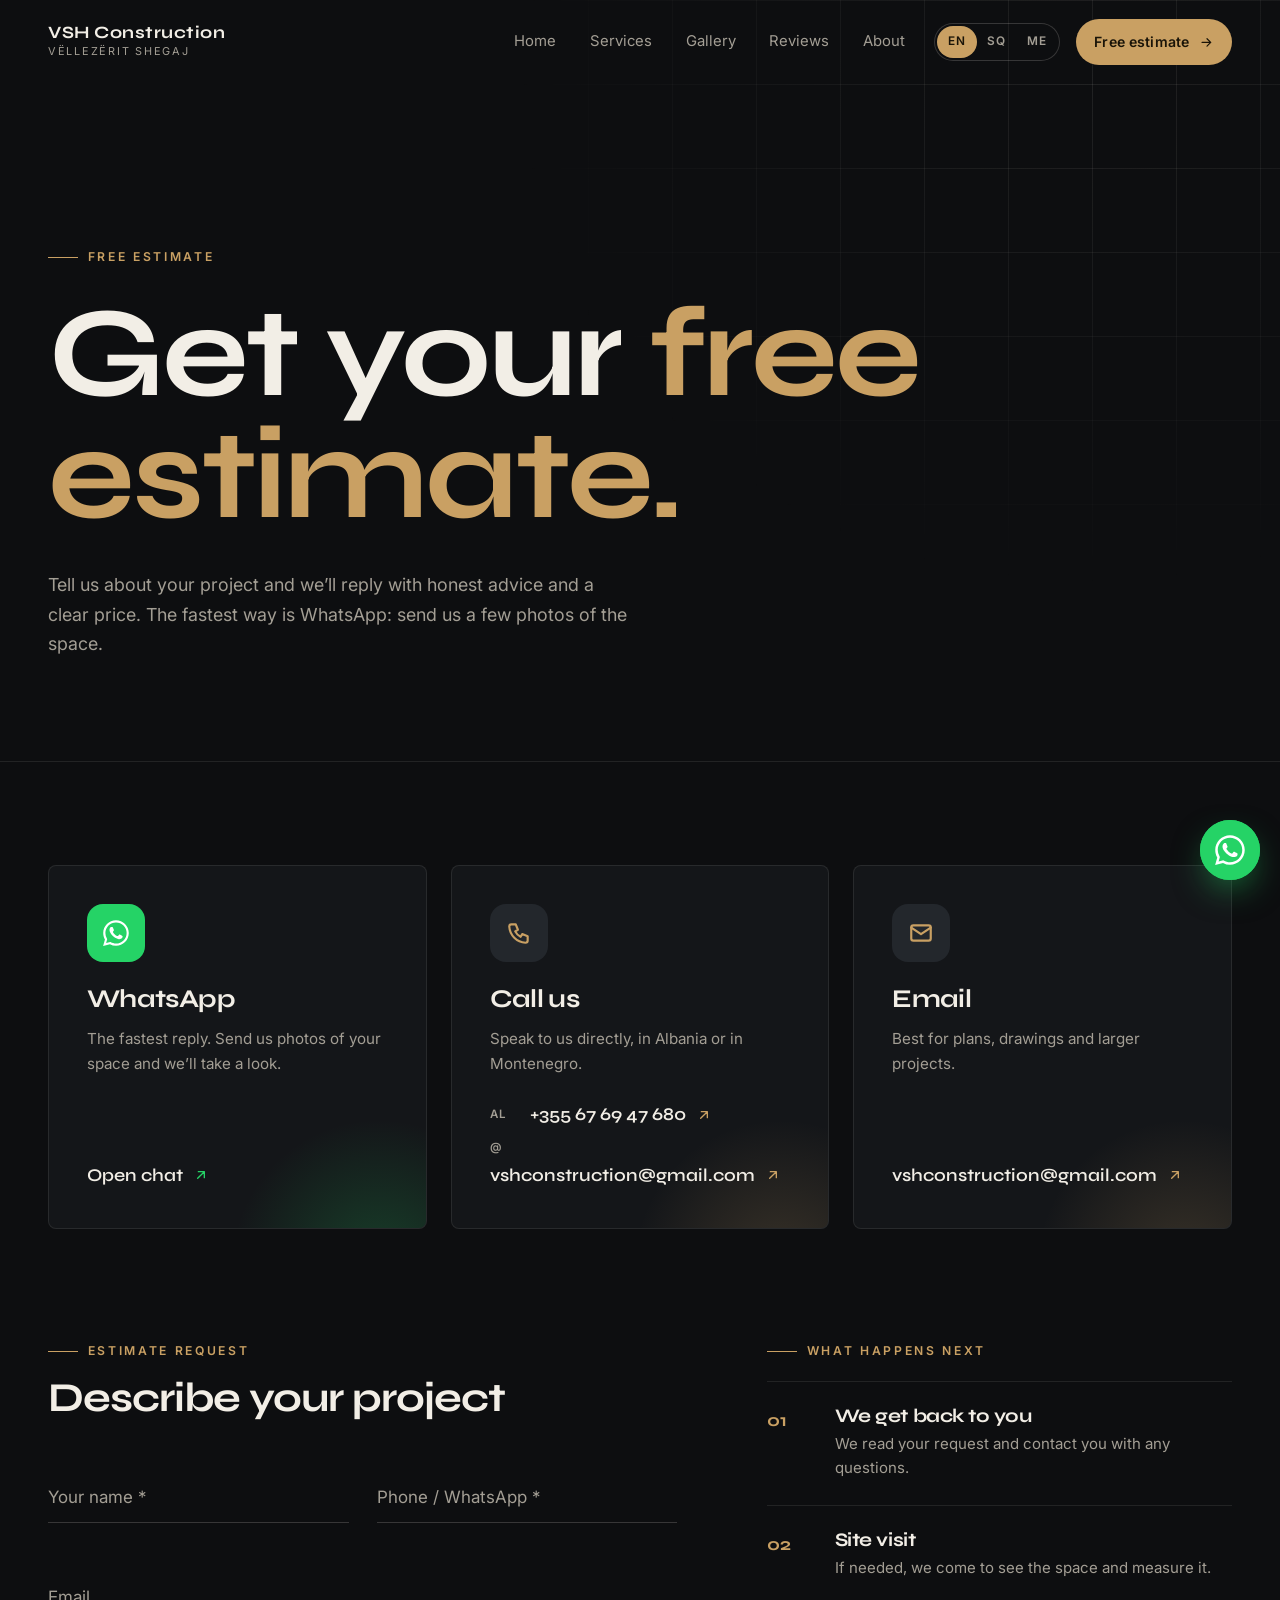
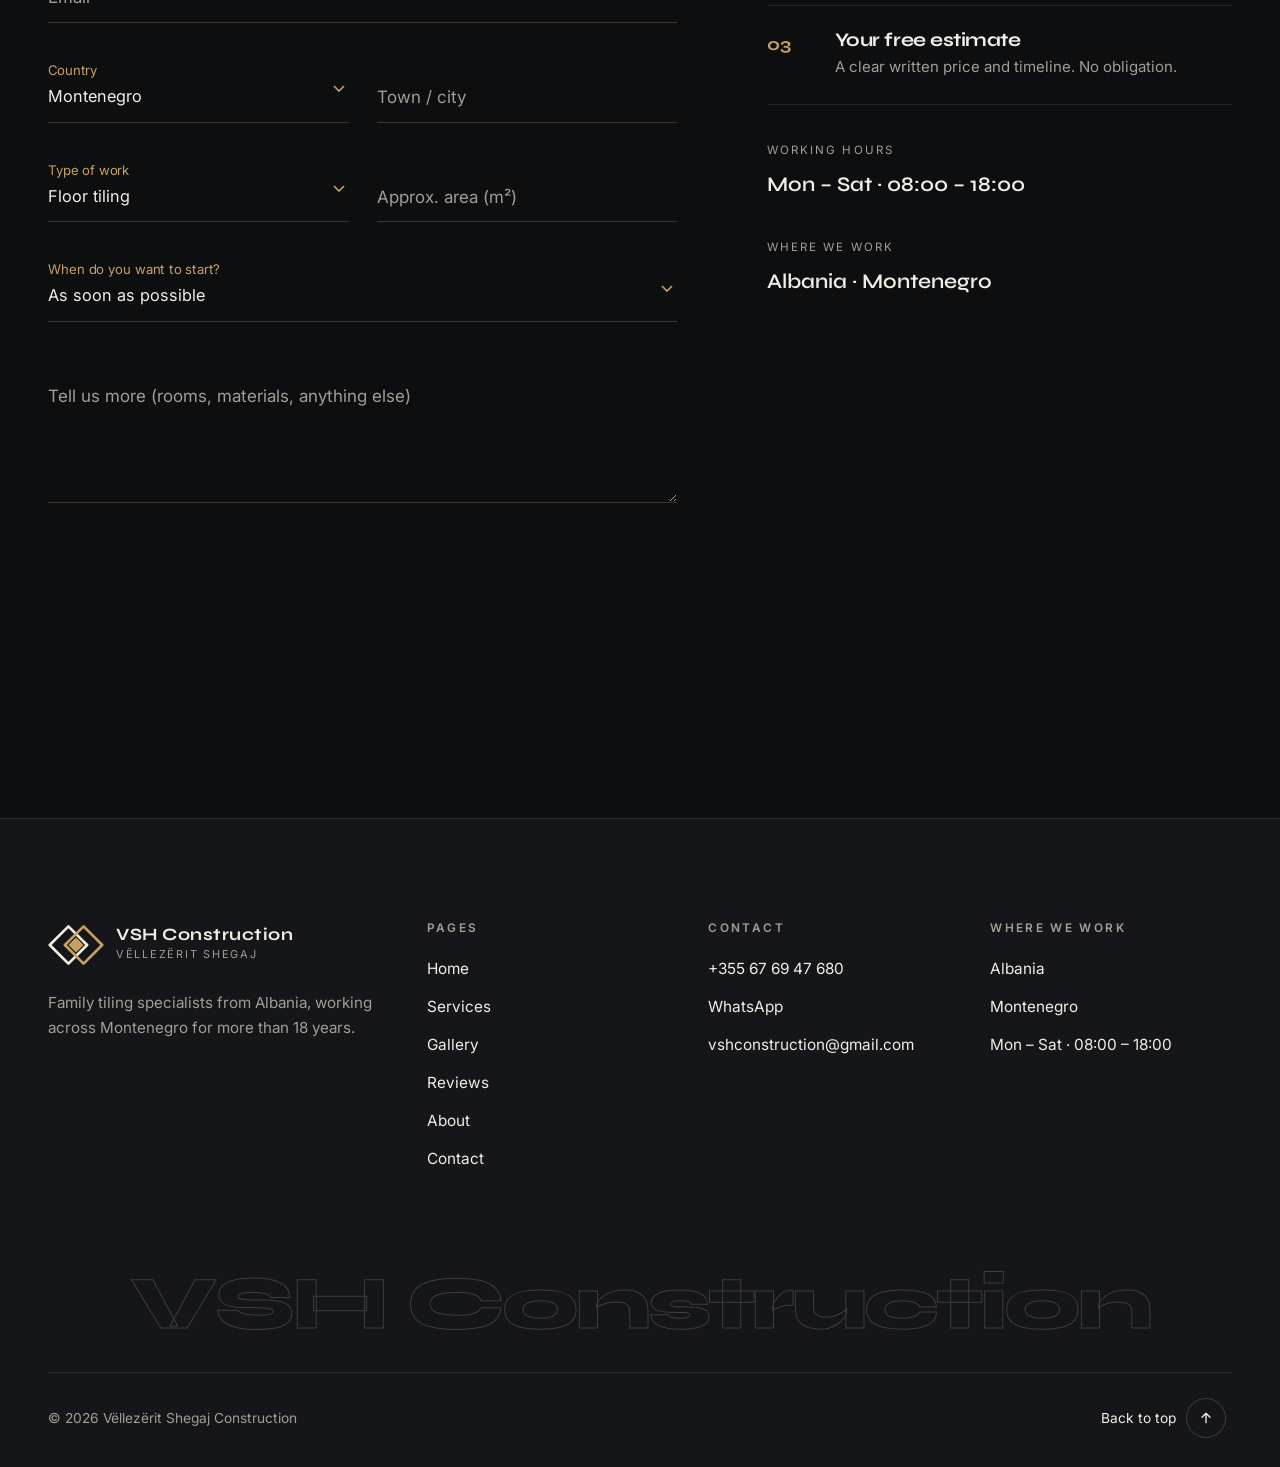
<file: contact.html>
<!doctype html>
<html lang="en">
<head>
  <meta charset="utf-8">
  <meta name="viewport" content="width=device-width, initial-scale=1">
  <title>Free estimate | VSH Construction</title>
  <meta name="description" content="Get a free tiling estimate from VSH Construction in Albania or Montenegro. WhatsApp, phone or email.">
  <meta name="theme-color" content="#0d0e10">
  <link rel="icon" type="image/svg+xml" href="assets/logo/vsh-icon.svg">
  <link rel="preconnect" href="https://fonts.googleapis.com">
  <link rel="preconnect" href="https://fonts.gstatic.com" crossorigin>
  <link href="https://fonts.googleapis.com/css2?family=Inter:wght@400;500;600&family=Syne:wght@600;700;800&display=swap" rel="stylesheet">
  <link rel="stylesheet" href="assets/css/style.css?v=202611071125">
  <script>document.documentElement.classList.add("js");try{if(sessionStorage.getItem("vsh-transition"))document.documentElement.classList.add("is-entering")}catch(e){}</script>
</head>
<body data-page="contact">
  <main id="main">
    <section class="page-hero">
      <div class="container">
        <span class="eyebrow" data-reveal data-i18n="cp.eyebrow">Free estimate</span>
        <h1 data-split data-i18n="cp.title">Get your <span class="accent">free estimate.</span></h1>
        <p class="lead" data-reveal style="--i:4" data-i18n="cp.lead">Tell us about your project and we’ll reply with honest advice and a clear price.</p>
      </div>
    </section>

    <!-- Numbers, WhatsApp and email come from assets/js/config.js -->
    <section class="section section-tight">
      <div class="container channels">
        <a class="channel is-wa" data-wa data-reveal style="--i:0">
          <span class="channel-icon"><svg viewBox="0 0 24 24" fill="currentColor" aria-hidden="true"><path d="M17.5 14.4c-.3-.1-1.8-.9-2-1-.3-.1-.5-.1-.7.1-.2.3-.8 1-.9 1.2-.2.2-.3.2-.6.1-.3-.1-1.3-.5-2.4-1.5-.9-.8-1.5-1.8-1.7-2.1-.2-.3 0-.5.1-.6l.4-.5c.2-.2.2-.3.3-.5.1-.2 0-.4 0-.5l-.9-2.2c-.2-.6-.5-.5-.7-.5h-.6c-.2 0-.5.1-.8.4-.3.3-1 1-1 2.5s1.1 2.9 1.2 3.1c.1.2 2.1 3.2 5.1 4.5.7.3 1.3.5 1.7.6.7.2 1.4.2 1.9.1.6-.1 1.8-.7 2-1.4.2-.7.2-1.3.2-1.4-.1-.1-.3-.2-.6-.3M12 21.8c-1.8 0-3.5-.5-5-1.4l-.4-.2-3.7 1 1-3.6-.2-.4A9.8 9.8 0 0 1 2.2 12C2.2 6.6 6.6 2.2 12 2.2a9.8 9.8 0 0 1 9.8 9.8c0 5.4-4.4 9.8-9.8 9.8M12 .2C5.5.2.2 5.5.2 12c0 2.1.5 4.1 1.6 5.9L.1 24l6.3-1.7A11.8 11.8 0 0 0 12 23.8c6.5 0 11.8-5.3 11.8-11.8C23.8 5.5 18.5.2 12 .2"/></svg></span>
          <h3>WhatsApp</h3>
          <p data-i18n="ch.wa.text">The fastest reply. Send us photos of your space and we’ll take a look.</p>
          <span class="channel-links"><span class="channel-link"><span data-i18n="ch.wa.btn">Open chat</span> <svg viewBox="0 0 24 24" fill="none" stroke="currentColor" stroke-width="2" stroke-linecap="round" stroke-linejoin="round" aria-hidden="true"><path d="M7 17L17 7M8 7h9v9"/></svg></span></span>
        </a>
        <div class="channel" data-reveal style="--i:1">
          <span class="channel-icon"><svg viewBox="0 0 24 24" fill="none" stroke="currentColor" stroke-width="2" stroke-linecap="round" stroke-linejoin="round" aria-hidden="true"><path d="M5 4h4l2 5-2.5 1.5a11 11 0 0 0 5 5L15 13l5 2v4a2 2 0 0 1-2 2A16 16 0 0 1 3 6a2 2 0 0 1 2-2"/></svg></span>
          <h3 data-i18n="ch.call.title">Call us</h3>
          <p data-i18n="ch.call.text">Speak to us directly, in Albania or in Montenegro.</p>
          <span class="channel-links">
            <a class="channel-link" data-tel="al"><small>AL</small> <span data-num></span> <svg viewBox="0 0 24 24" fill="none" stroke="currentColor" stroke-width="2" stroke-linecap="round" stroke-linejoin="round" aria-hidden="true"><path d="M7 17L17 7M8 7h9v9"/></svg></a>
            <a class="channel-link" data-tel="me"><small>MNE</small> <span data-num></span> <svg viewBox="0 0 24 24" fill="none" stroke="currentColor" stroke-width="2" stroke-linecap="round" stroke-linejoin="round" aria-hidden="true"><path d="M7 17L17 7M8 7h9v9"/></svg></a>
            <a class="channel-link" data-mail><small>@</small> <span data-num></span> <svg viewBox="0 0 24 24" fill="none" stroke="currentColor" stroke-width="2" stroke-linecap="round" stroke-linejoin="round" aria-hidden="true"><path d="M7 17L17 7M8 7h9v9"/></svg></a>
          </span>
        </div>
        <a class="channel" data-mail data-reveal style="--i:2">
          <span class="channel-icon"><svg viewBox="0 0 24 24" fill="none" stroke="currentColor" stroke-width="2" stroke-linecap="round" stroke-linejoin="round" aria-hidden="true"><rect x="3" y="5" width="18" height="14" rx="2"/><path d="M3 7l9 6 9-6"/></svg></span>
          <h3 data-i18n="ch.mail.title">Email</h3>
          <p data-i18n="ch.mail.text">Best for plans, drawings and larger projects.</p>
          <span class="channel-links"><span class="channel-link"><span data-num></span> <svg viewBox="0 0 24 24" fill="none" stroke="currentColor" stroke-width="2" stroke-linecap="round" stroke-linejoin="round" aria-hidden="true"><path d="M7 17L17 7M8 7h9v9"/></svg></span></span>
        </a>
      </div>
    </section>

    <section class="section" style="padding-top:0">
      <div class="container contact-grid">
        <!-- The form opens WhatsApp or the visitor's email app with everything filled in -->
        <form class="form" data-estimate-form novalidate>
          <div class="form-head" data-reveal>
            <span class="eyebrow" data-i18n="cp.form.eyebrow">Estimate request</span>
            <h2 data-i18n="cp.form.title">Describe your project</h2>
          </div>
          <div class="field" data-reveal>
            <input id="f-name" name="name" type="text" placeholder=" " autocomplete="name" required>
            <label for="f-name" data-i18n="f.name">Your name *</label>
          </div>
          <div class="field" data-reveal style="--i:1">
            <input id="f-phone" name="phone" type="tel" placeholder=" " autocomplete="tel" required>
            <label for="f-phone" data-i18n="f.phone">Phone / WhatsApp *</label>
          </div>
          <div class="field full" data-reveal style="--i:2">
            <input id="f-email" name="email" type="email" placeholder=" " autocomplete="email">
            <label for="f-email" data-i18n="f.email">Email</label>
          </div>
          <div class="field select" data-reveal style="--i:3">
            <select id="f-country" name="country">
              <option value="me" data-i18n="country.me">Montenegro</option>
              <option value="al" data-i18n="country.al">Albania</option>
            </select>
            <label for="f-country" data-i18n="f.country">Country</label>
          </div>
          <div class="field" data-reveal style="--i:4">
            <input id="f-town" name="town" type="text" placeholder=" ">
            <label for="f-town" data-i18n="f.town">Town / city</label>
          </div>
          <div class="field select" data-reveal style="--i:5">
            <select id="f-service" name="service">
              <option data-i18n="svc.floors">Floor tiling</option>
              <option data-i18n="svc.walls">Wall tiling &amp; cladding</option>
              <option data-i18n="svc.bathrooms">Bathrooms</option>
              <option data-i18n="svc.kitchens">Kitchens</option>
              <option data-i18n="svc.outdoor">Terraces &amp; outdoor</option>
              <option data-i18n="svc.pools">Pools &amp; wet areas</option>
              <option data-i18n="svc.other">Something else</option>
            </select>
            <label for="f-service" data-i18n="f.service">Type of work</label>
          </div>
          <div class="field" data-reveal style="--i:6">
            <input id="f-area" name="area" type="number" min="1" inputmode="numeric" placeholder=" ">
            <label for="f-area" data-i18n="f.area">Approx. area (m²)</label>
          </div>
          <div class="field select full" data-reveal style="--i:7">
            <select id="f-timing" name="timing">
              <option data-i18n="f.timing.1">As soon as possible</option>
              <option data-i18n="f.timing.2">Within 1–3 months</option>
              <option data-i18n="f.timing.3">Later / just getting prices</option>
            </select>
            <label for="f-timing" data-i18n="f.timing">When do you want to start?</label>
          </div>
          <div class="field full" data-reveal style="--i:8">
            <textarea id="f-message" name="message" placeholder=" " rows="4"></textarea>
            <label for="f-message" data-i18n="f.message">Tell us more (rooms, materials, anything else)</label>
          </div>
          <div class="form-foot" data-reveal style="--i:9">
            <button class="btn btn-wa" type="submit" value="wa" data-magnetic="0.15"><span data-i18n="f.sendWa">Send via WhatsApp</span> <svg viewBox="0 0 24 24" fill="none" stroke="currentColor" stroke-width="2" stroke-linecap="round" stroke-linejoin="round" aria-hidden="true"><path d="M5 12h14M13 6l6 6-6 6"/></svg></button>
            <button class="btn btn-ghost" type="submit" value="email"><span data-i18n="f.sendMail">Send via email</span></button>
            <p class="form-note" data-i18n="f.note">Free and with no obligation.</p>
            <p class="form-status" role="status" aria-live="polite"></p>
          </div>
        </form>

        <aside>
          <span class="eyebrow" data-reveal data-i18n="cp.next.eyebrow">What happens next</span>
          <ol class="next-steps">
            <li data-reveal><div><h3 data-i18n="n1.t">We get back to you</h3><p data-i18n="n1.p">We read your request and contact you with any questions.</p></div></li>
            <li data-reveal style="--i:1"><div><h3 data-i18n="n2.t">Site visit</h3><p data-i18n="n2.p">If needed, we come to see the space and measure it.</p></div></li>
            <li data-reveal style="--i:2"><div><h3 data-i18n="n3.t">Your free estimate</h3><p data-i18n="n3.p">A clear written price and timeline. No obligation.</p></div></li>
          </ol>
          <div class="aside-block" data-reveal>
            <small data-i18n="cp.hours">Working hours</small>
            <span class="big" data-hours></span>
          </div>
          <div class="aside-block" data-reveal>
            <small data-i18n="cp.areas">Where we work</small>
            <span class="big" data-i18n="common.where">Albania · Montenegro</span>
          </div>
        </aside>
      </div>
    </section>
  </main>

  <script src="assets/js/config.js?v=202611071125"></script>
  <script src="assets/js/i18n.js?v=202611071125"></script>
  <script src="assets/js/gallery-data.js?v=202611071125"></script>
  <script src="assets/js/reviews-data.js?v=202611071125"></script>
  <script src="assets/js/main.js?v=202611071125"></script>
</body>
</html>
</file>
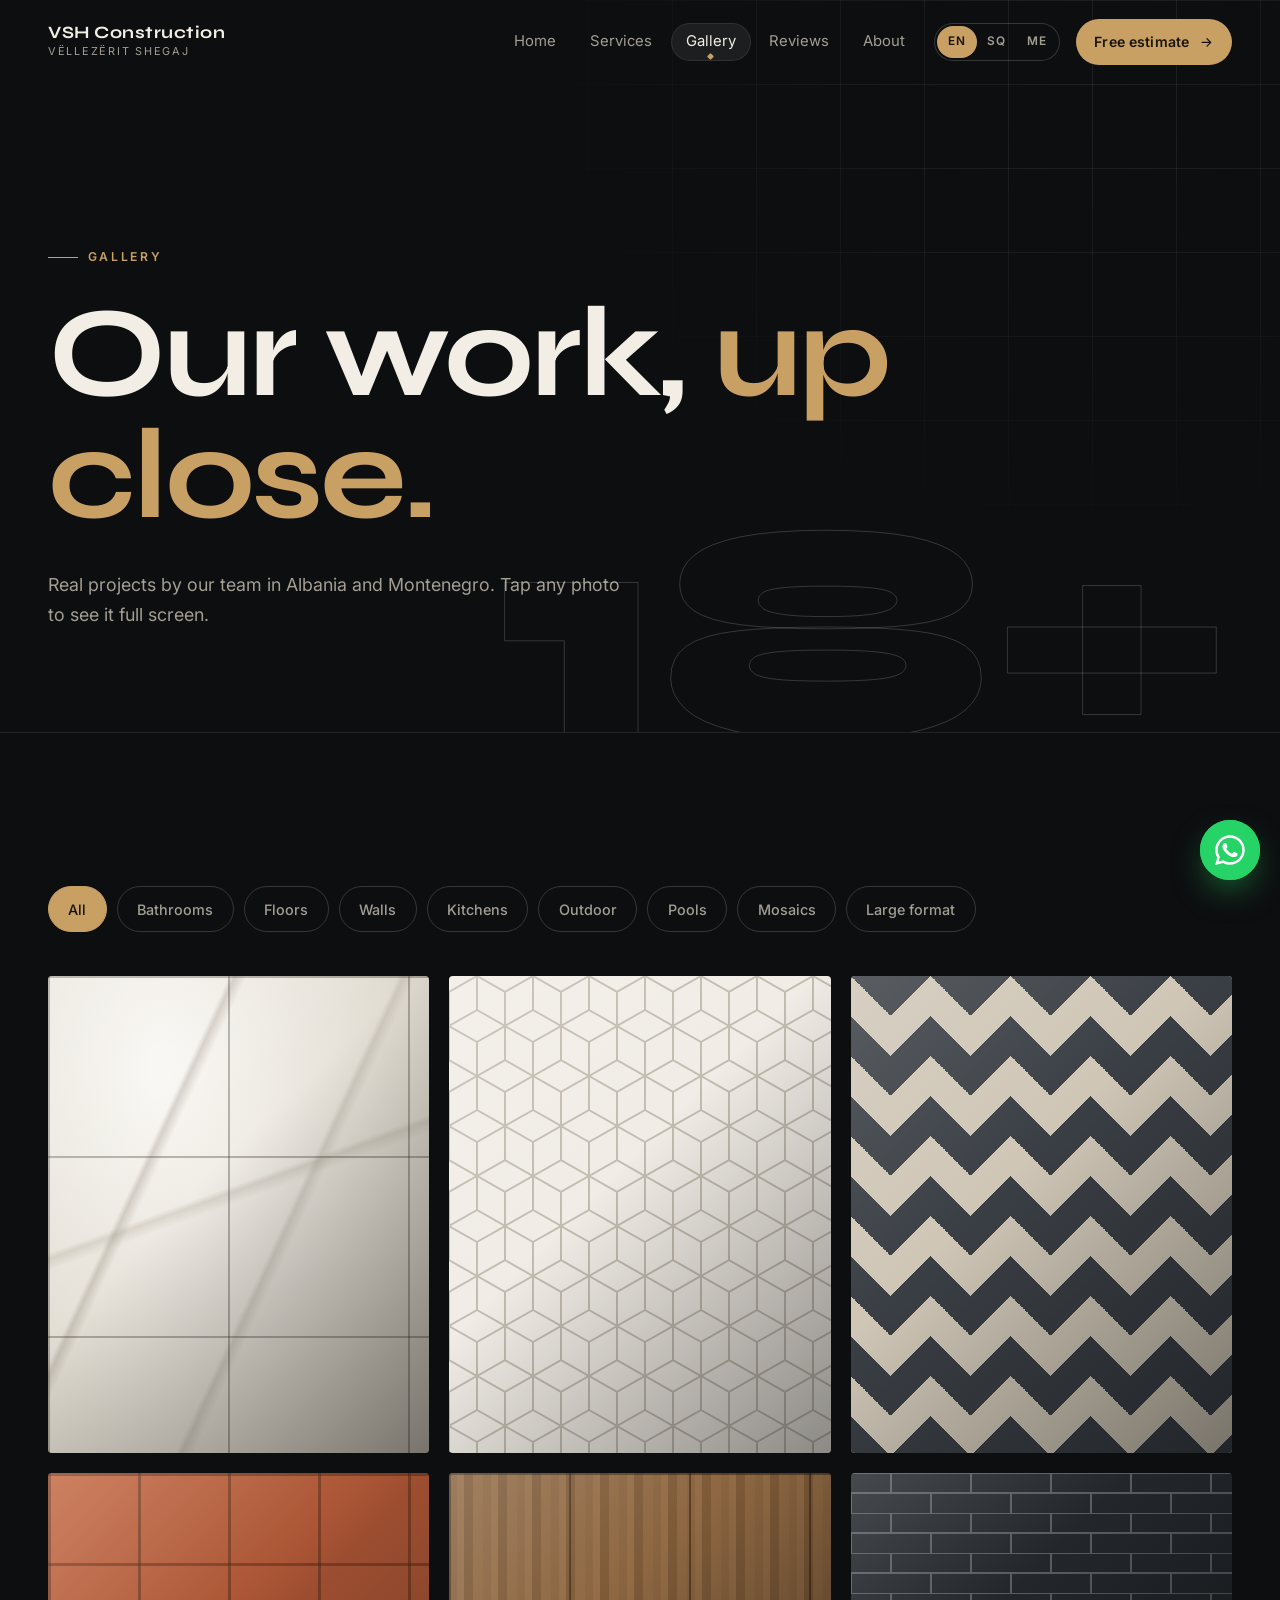
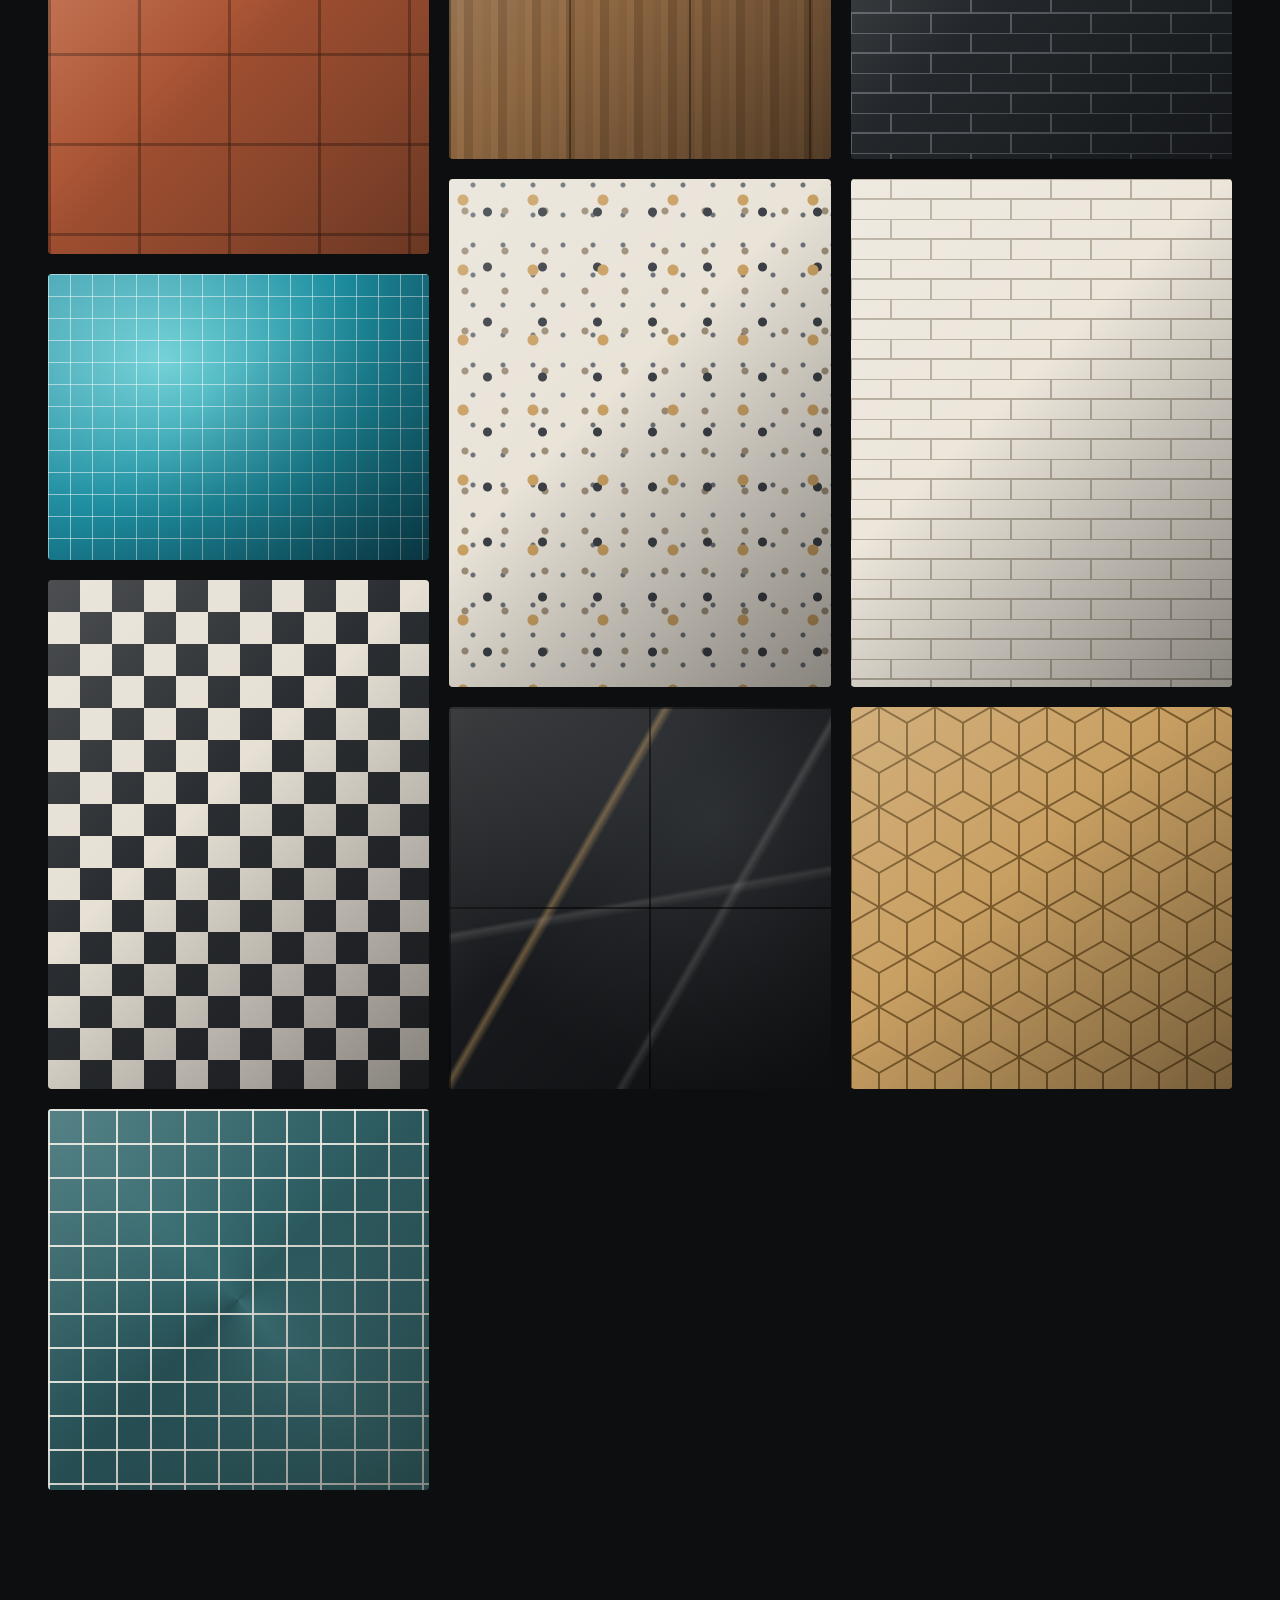
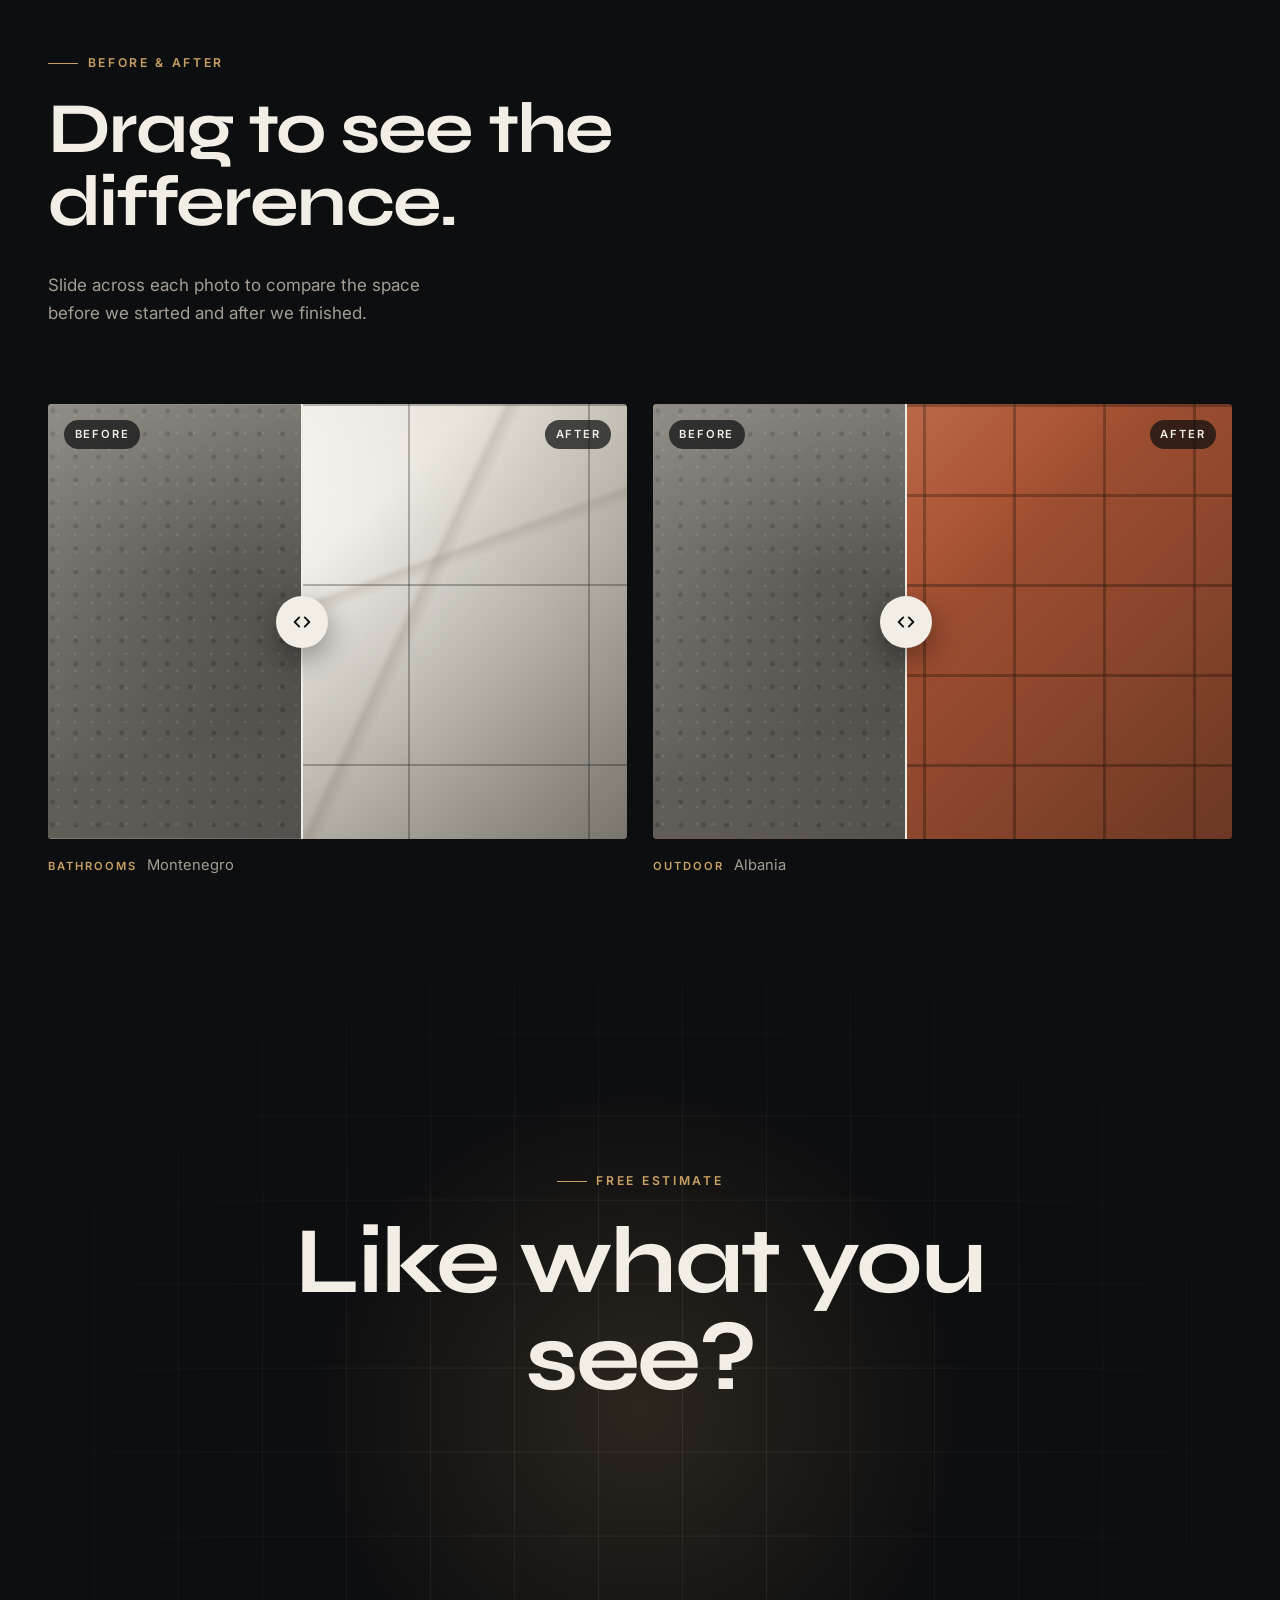
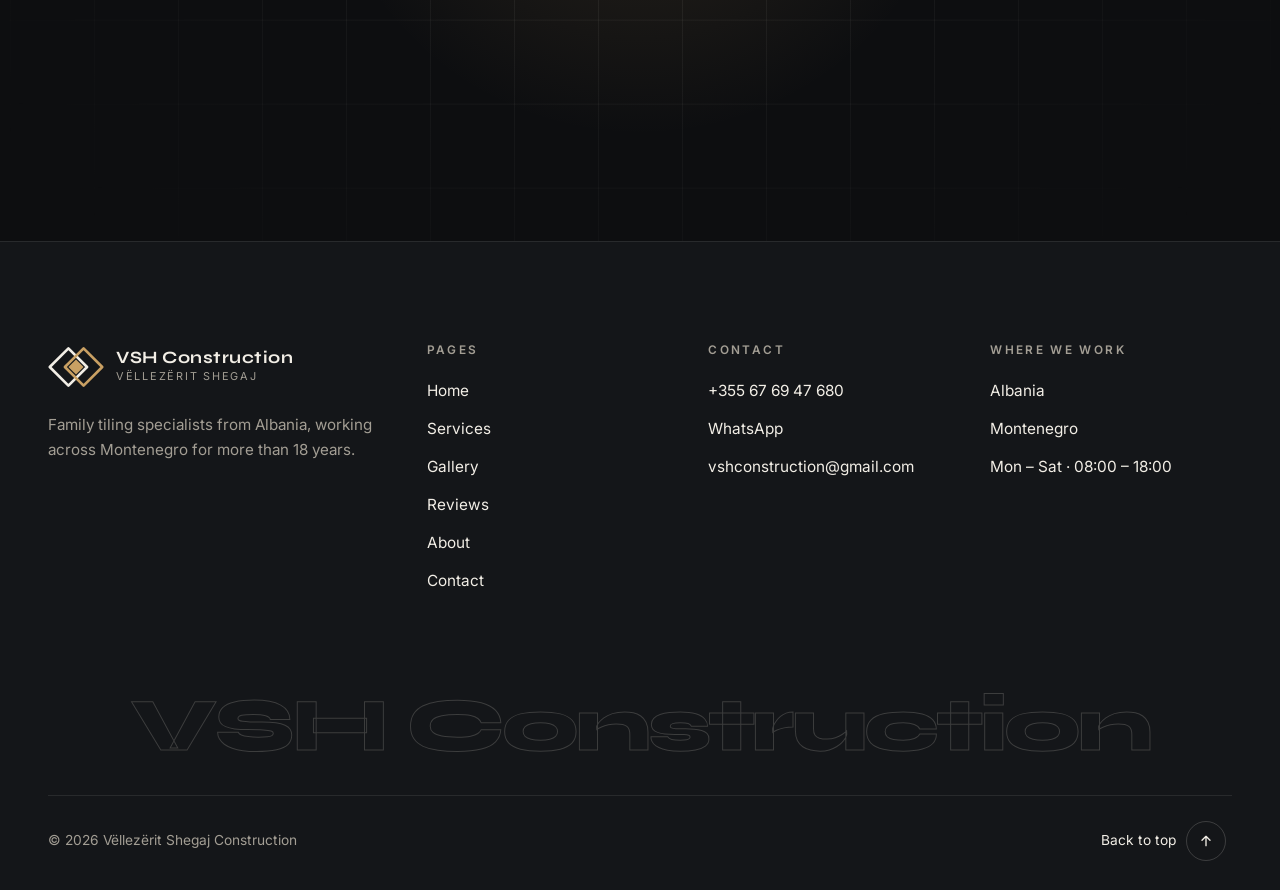
<file: gallery.html>
<!doctype html>
<html lang="en">
<head>
  <meta charset="utf-8">
  <meta name="viewport" content="width=device-width, initial-scale=1">
  <title>Gallery | VSH Construction</title>
  <meta name="description" content="Photo gallery of tiling projects by VSH Construction in Albania and Montenegro: bathrooms, floors, kitchens, terraces and pools.">
  <meta name="theme-color" content="#0d0e10">
  <link rel="icon" type="image/svg+xml" href="assets/logo/vsh-icon.svg">
  <link rel="preconnect" href="https://fonts.googleapis.com">
  <link rel="preconnect" href="https://fonts.gstatic.com" crossorigin>
  <link href="https://fonts.googleapis.com/css2?family=Inter:wght@400;500;600&family=Syne:wght@600;700;800&display=swap" rel="stylesheet">
  <link rel="stylesheet" href="assets/css/style.css?v=202611071125">
  <script>document.documentElement.classList.add("js");try{if(sessionStorage.getItem("vsh-transition"))document.documentElement.classList.add("is-entering")}catch(e){}</script>
</head>
<body data-page="gallery">
  <main id="main">
    <section class="page-hero">
      <div class="container">
        <span class="eyebrow" data-reveal data-i18n="gp.eyebrow">Gallery</span>
        <h1 data-split data-i18n="gp.title">Our work, <span class="accent">up close.</span></h1>
        <p class="lead" data-reveal style="--i:4" data-i18n="gp.lead">Real projects by our team in Albania and Montenegro. Tap any photo to see it full screen.</p>
      </div>
      <div class="page-hero-num" aria-hidden="true">18+</div>
    </section>

    <!-- Photos come from assets/js/gallery-data.js -->
    <section class="section">
      <div class="container">
        <div class="filters" role="group" data-i18n-attr="aria-label:gp.filter" aria-label="Filter photos" data-reveal>
          <button class="filter-btn" type="button" data-filter="all" aria-pressed="true" data-i18n="cat.all">All</button>
          <button class="filter-btn" type="button" data-filter="bathrooms" aria-pressed="false" data-i18n="cat.bathrooms">Bathrooms</button>
          <button class="filter-btn" type="button" data-filter="floors" aria-pressed="false" data-i18n="cat.floors">Floors</button>
          <button class="filter-btn" type="button" data-filter="walls" aria-pressed="false" data-i18n="cat.walls">Walls</button>
          <button class="filter-btn" type="button" data-filter="kitchens" aria-pressed="false" data-i18n="cat.kitchens">Kitchens</button>
          <button class="filter-btn" type="button" data-filter="outdoor" aria-pressed="false" data-i18n="cat.outdoor">Outdoor</button>
          <button class="filter-btn" type="button" data-filter="pools" aria-pressed="false" data-i18n="cat.pools">Pools</button>
          <button class="filter-btn" type="button" data-filter="mosaics" aria-pressed="false" data-i18n="cat.mosaics">Mosaics</button>
          <button class="filter-btn" type="button" data-filter="large" aria-pressed="false" data-i18n="cat.large">Large format</button>
        </div>
        <div class="masonry" data-gallery="all"></div>
      </div>
    </section>

    <section class="section section-tight" style="padding-top:0">
      <div class="container">
        <div class="section-head">
          <div>
            <span class="eyebrow" data-reveal data-i18n="gp.ba.eyebrow">Before &amp; after</span>
            <h2 class="h-lg" data-split data-i18n="gp.ba.title">Drag to see the difference.</h2>
          </div>
          <p data-reveal data-i18n="gp.ba.text">Slide across each photo to compare the space before we started and after we finished.</p>
        </div>
        <div class="ba-grid" data-before-after></div>
      </div>
    </section>

    <section class="cta">
      <div class="container">
        <span class="eyebrow" data-reveal data-i18n="nav.cta">Free estimate</span>
        <h2 data-split data-i18n="gp.cta">Like what you see?</h2>
        <a class="btn-round" href="contact.html" data-magnetic="0.35" data-reveal="scale" data-i18n="cta.round">Free<br>estimate</a>
      </div>
    </section>
  </main>

  <script src="assets/js/config.js?v=202611071125"></script>
  <script src="assets/js/i18n.js?v=202611071125"></script>
  <script src="assets/js/gallery-data.js?v=202611071125"></script>
  <script src="assets/js/reviews-data.js?v=202611071125"></script>
  <script src="assets/js/main.js?v=202611071125"></script>
</body>
</html>
</file>
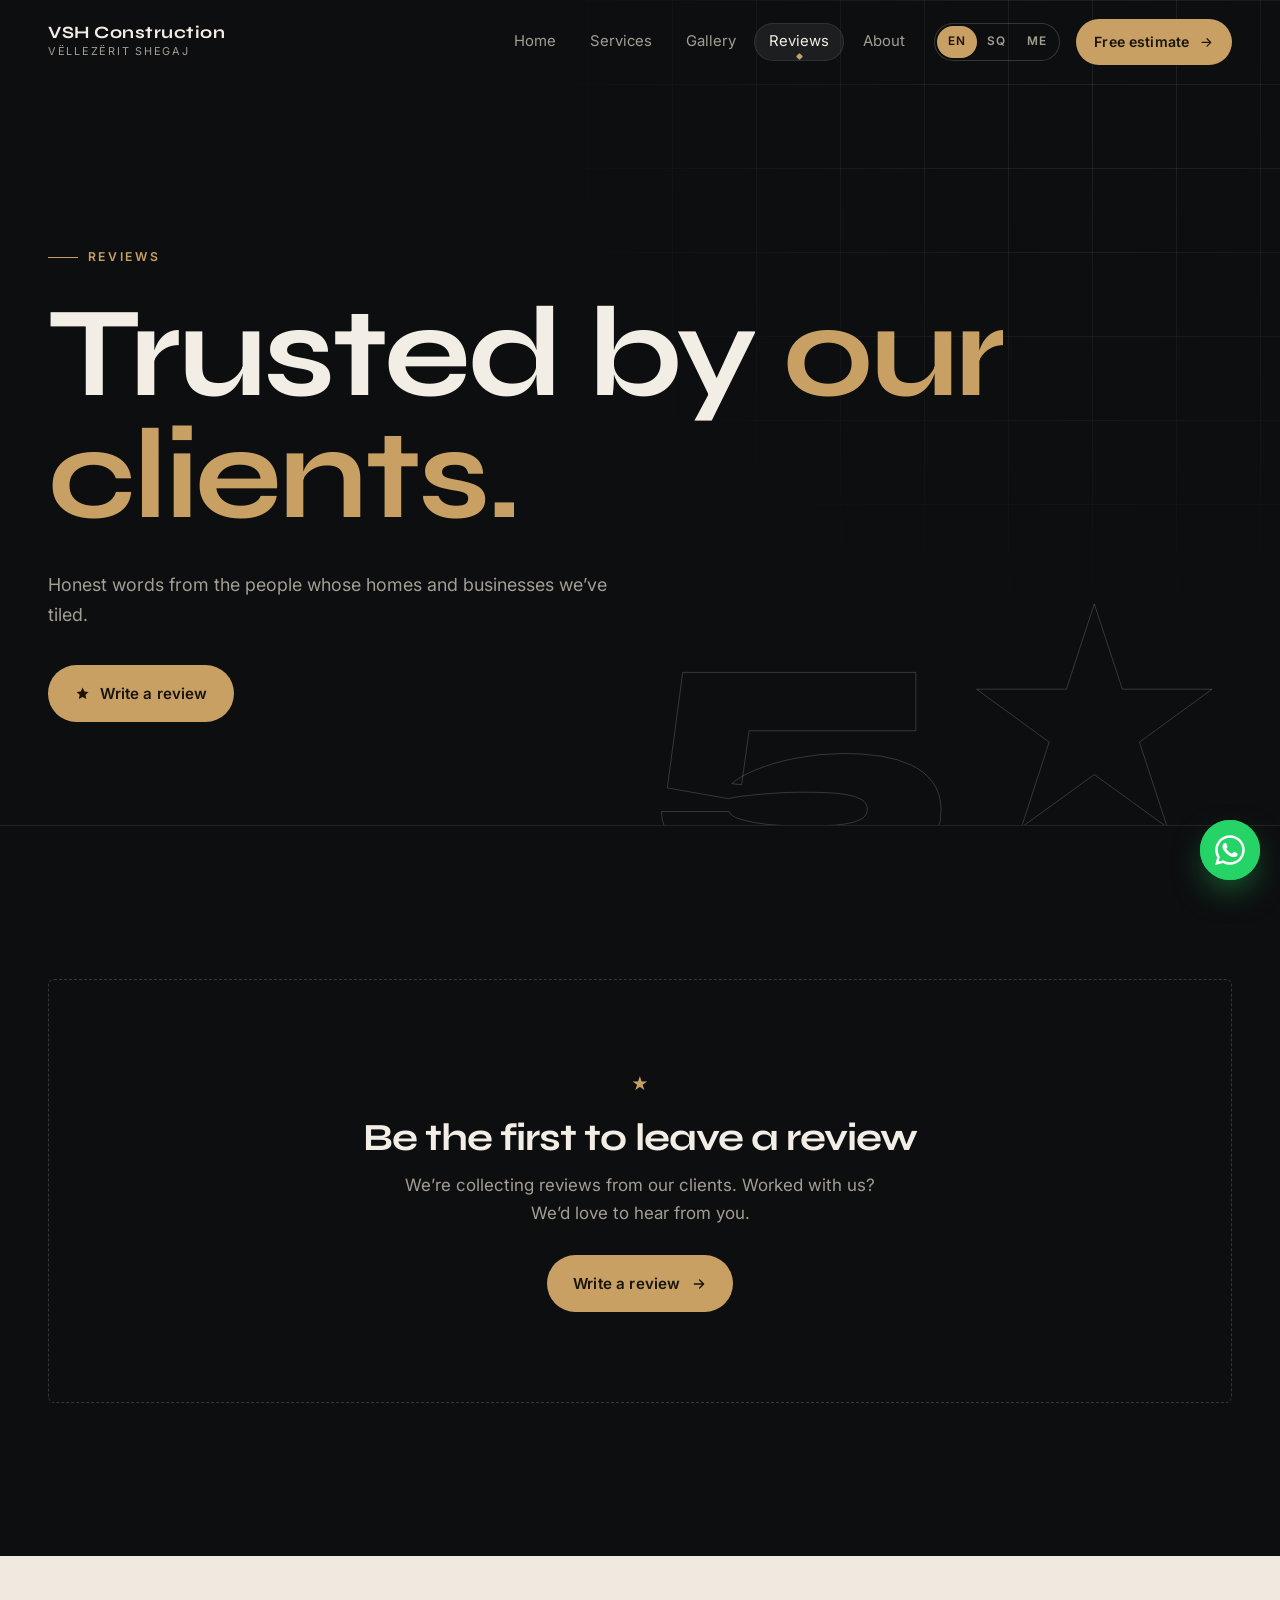
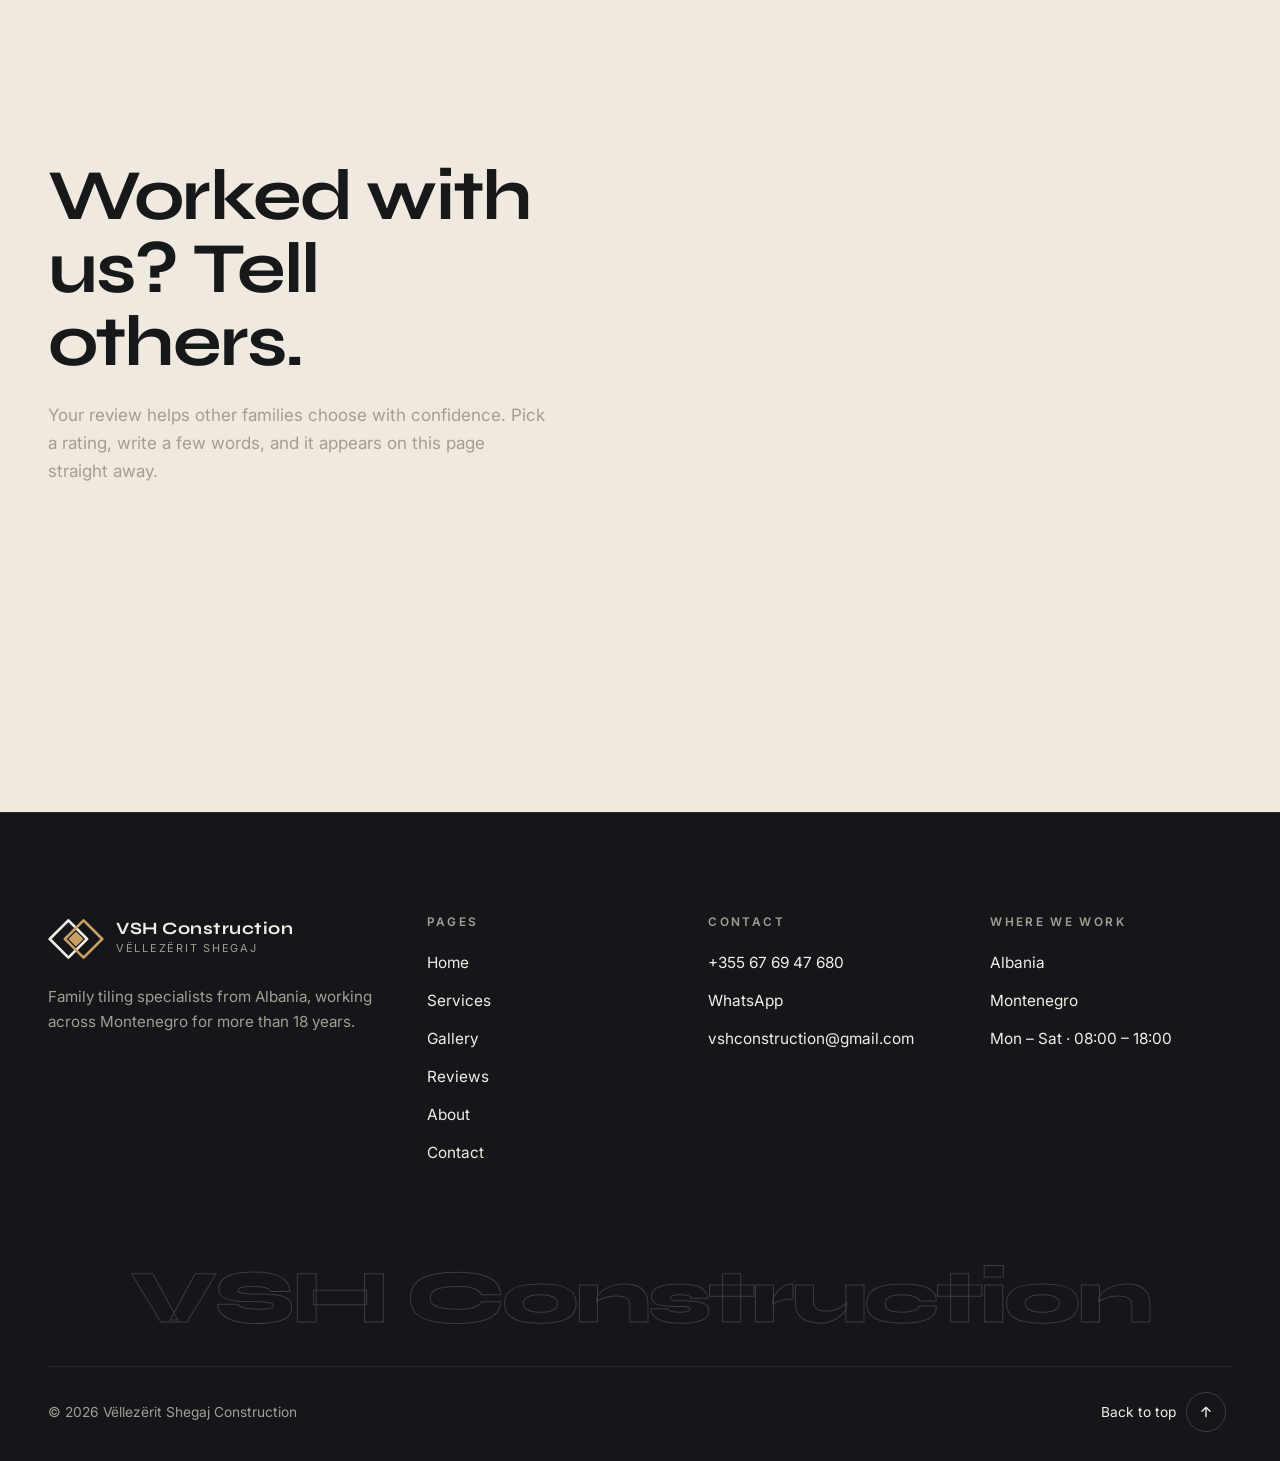
<file: reviews.html>
<!doctype html>
<html lang="en">
<head>
  <meta charset="utf-8">
  <meta name="viewport" content="width=device-width, initial-scale=1">
  <title>Reviews | VSH Construction</title>
  <meta name="description" content="Reviews from clients of VSH Construction, tiling specialists in Albania and Montenegro.">
  <meta name="theme-color" content="#0d0e10">
  <link rel="icon" type="image/svg+xml" href="assets/logo/vsh-icon.svg">
  <link rel="preconnect" href="https://fonts.googleapis.com">
  <link rel="preconnect" href="https://fonts.gstatic.com" crossorigin>
  <link href="https://fonts.googleapis.com/css2?family=Inter:wght@400;500;600&family=Syne:wght@600;700;800&display=swap" rel="stylesheet">
  <link rel="stylesheet" href="assets/css/style.css?v=202611071125">
  <script>document.documentElement.classList.add("js");try{if(sessionStorage.getItem("vsh-transition"))document.documentElement.classList.add("is-entering")}catch(e){}</script>
</head>
<body data-page="reviews">
  <main id="main">
    <section class="page-hero">
      <div class="container">
        <span class="eyebrow" data-reveal data-i18n="rp.eyebrow">Reviews</span>
        <h1 data-split data-i18n="rp.title">Trusted by <span class="accent">our clients.</span></h1>
        <p class="lead" data-reveal style="--i:4" data-i18n="rp.lead">Honest words from the people whose homes and businesses we’ve tiled.</p>
        <div class="page-hero-actions" data-reveal style="--i:5">
          <a class="btn" href="#write" data-magnetic="0.2"><svg class="btn-star" viewBox="0 0 24 24" fill="currentColor" aria-hidden="true"><path d="M12 2.5l2.9 6 6.6.8-4.9 4.6 1.3 6.6L12 17.3l-5.9 3.2 1.3-6.6-4.9-4.6 6.6-.8z"/></svg> <span data-i18n="rp.writeBtn">Write a review</span></a>
        </div>
      </div>
      <div class="page-hero-num" aria-hidden="true">5★</div>
    </section>

    <!-- Reviews come from assets/js/reviews-data.js -->
    <section class="section">
      <div class="container">
        <div class="review-summary" data-review-summary></div>
        <div class="empty-state" data-reviews-empty hidden data-reveal>
          <span class="stars stars-lg" aria-hidden="true"><span>★</span></span>
          <h2 data-i18n="rp.empty.title">Be the first to leave a review</h2>
          <p data-i18n="rp.empty.text">We’re collecting reviews from our clients. Worked with us? We’d love to hear from you.</p>
          <a class="btn" href="#write" style="margin-top:28px"><span data-i18n="rp.writeBtn">Write a review</span> <svg viewBox="0 0 24 24" fill="none" stroke="currentColor" stroke-width="2" stroke-linecap="round" stroke-linejoin="round" aria-hidden="true"><path d="M5 12h14M13 6l6 6-6 6"/></svg></a>
        </div>
        <div class="reviews-grid" data-reviews="all"></div>
      </div>
    </section>

    <section class="section section-light" id="write">
      <div class="container write-review">
        <div>
          <span class="eyebrow" data-reveal data-i18n="rp.write.eyebrow">Leave a review</span>
          <h2 class="h-lg" data-split data-i18n="rp.write.title">Worked with us? Tell others.</h2>
          <p data-reveal data-i18n="rp.write.text">Your review helps other families choose with confidence. Pick a rating, write a few words and send it to us on WhatsApp or by email.</p>
          <a class="btn btn-dark" data-google-review data-reveal><span data-i18n="rp.google">Review us on Google</span> <svg viewBox="0 0 24 24" fill="none" stroke="currentColor" stroke-width="2" stroke-linecap="round" stroke-linejoin="round" aria-hidden="true"><path d="M7 17L17 7M8 7h9v9"/></svg></a>
        </div>
        <form class="form form-light" data-review-form novalidate data-reveal>
          <fieldset class="rating-field">
            <legend class="field-label" data-i18n="rp.rating">Your rating</legend>
            <div class="rating-input">
              <input type="radio" id="r5" name="rating" value="5" checked><label for="r5" aria-label="5"><svg viewBox="0 0 24 24" fill="currentColor" aria-hidden="true"><path d="M12 2.5l2.9 6 6.6.8-4.9 4.6 1.3 6.6L12 17.3l-5.9 3.2 1.3-6.6-4.9-4.6 6.6-.8z"/></svg></label>
              <input type="radio" id="r4" name="rating" value="4"><label for="r4" aria-label="4"><svg viewBox="0 0 24 24" fill="currentColor" aria-hidden="true"><path d="M12 2.5l2.9 6 6.6.8-4.9 4.6 1.3 6.6L12 17.3l-5.9 3.2 1.3-6.6-4.9-4.6 6.6-.8z"/></svg></label>
              <input type="radio" id="r3" name="rating" value="3"><label for="r3" aria-label="3"><svg viewBox="0 0 24 24" fill="currentColor" aria-hidden="true"><path d="M12 2.5l2.9 6 6.6.8-4.9 4.6 1.3 6.6L12 17.3l-5.9 3.2 1.3-6.6-4.9-4.6 6.6-.8z"/></svg></label>
              <input type="radio" id="r2" name="rating" value="2"><label for="r2" aria-label="2"><svg viewBox="0 0 24 24" fill="currentColor" aria-hidden="true"><path d="M12 2.5l2.9 6 6.6.8-4.9 4.6 1.3 6.6L12 17.3l-5.9 3.2 1.3-6.6-4.9-4.6 6.6-.8z"/></svg></label>
              <input type="radio" id="r1" name="rating" value="1"><label for="r1" aria-label="1"><svg viewBox="0 0 24 24" fill="currentColor" aria-hidden="true"><path d="M12 2.5l2.9 6 6.6.8-4.9 4.6 1.3 6.6L12 17.3l-5.9 3.2 1.3-6.6-4.9-4.6 6.6-.8z"/></svg></label>
            </div>
          </fieldset>
          <div class="field">
            <input id="rv-name" name="name" type="text" placeholder=" " autocomplete="name" minlength="2" maxlength="60" required>
            <label for="rv-name" data-i18n="f.name">Your name *</label>
          </div>
          <div class="field">
            <input id="rv-town" name="town" type="text" placeholder=" " maxlength="60">
            <label for="rv-town" data-i18n="f.town">Town / city</label>
          </div>
          <div class="field select">
            <select id="rv-country" name="country">
              <option value=""></option>
              <option value="me" data-i18n="country.me">Montenegro</option>
              <option value="al" data-i18n="country.al">Albania</option>
            </select>
            <label for="rv-country" data-i18n="f.country">Country</label>
          </div>
          <div class="field select">
            <select id="rv-service" name="service">
              <option value=""></option>
              <option value="floors" data-i18n="cat.floors">Floors</option>
              <option value="walls" data-i18n="cat.walls">Walls</option>
              <option value="bathrooms" data-i18n="cat.bathrooms">Bathrooms</option>
              <option value="kitchens" data-i18n="cat.kitchens">Kitchens</option>
              <option value="outdoor" data-i18n="cat.outdoor">Outdoor</option>
              <option value="pools" data-i18n="cat.pools">Pools</option>
            </select>
            <label for="rv-service" data-i18n="f.service">Type of work</label>
          </div>
          <div class="field full">
            <textarea id="rv-text" name="review" placeholder=" " rows="4" minlength="10" maxlength="1000" required></textarea>
            <label for="rv-text" data-i18n="rp.text">Your review *</label>
          </div>
          <!-- spam trap: hidden from people, bots fill it in -->
          <div class="hp" aria-hidden="true"><label for="rv-website">Website</label><input id="rv-website" name="website" type="text" tabindex="-1" autocomplete="off"></div>
          <div class="form-foot">
            <button class="btn btn-dark" type="submit"><svg class="btn-star" viewBox="0 0 24 24" fill="currentColor" aria-hidden="true"><path d="M12 2.5l2.9 6 6.6.8-4.9 4.6 1.3 6.6L12 17.3l-5.9 3.2 1.3-6.6-4.9-4.6 6.6-.8z"/></svg> <span data-i18n="rp.publish">Publish review</span></button>
            <p class="form-status" role="status" aria-live="polite"></p>
          </div>
        </form>
      </div>
    </section>
  </main>

  <script src="assets/js/config.js?v=202611071125"></script>
  <script src="assets/js/i18n.js?v=202611071125"></script>
  <script src="assets/js/gallery-data.js?v=202611071125"></script>
  <script src="assets/js/reviews-data.js?v=202611071125"></script>
  <script src="assets/js/main.js?v=202611071125"></script>
</body>
</html>
</file>
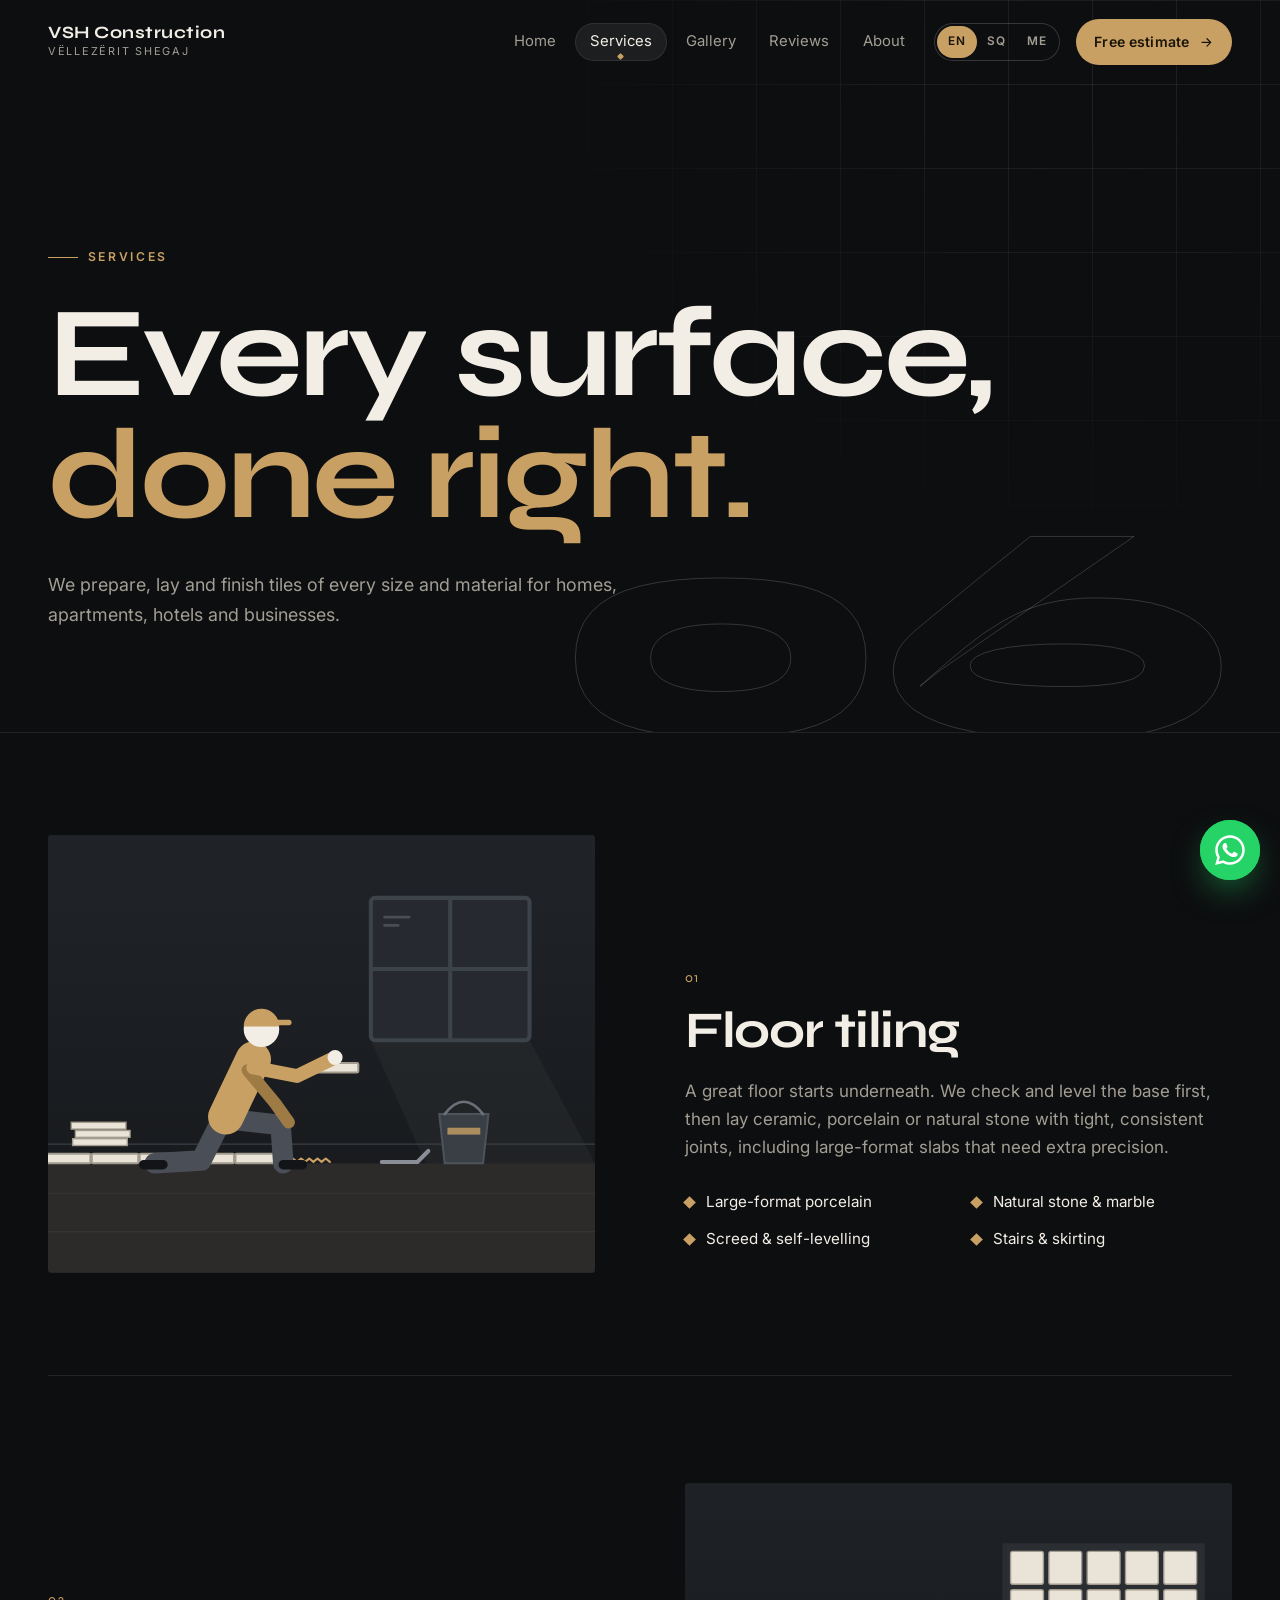
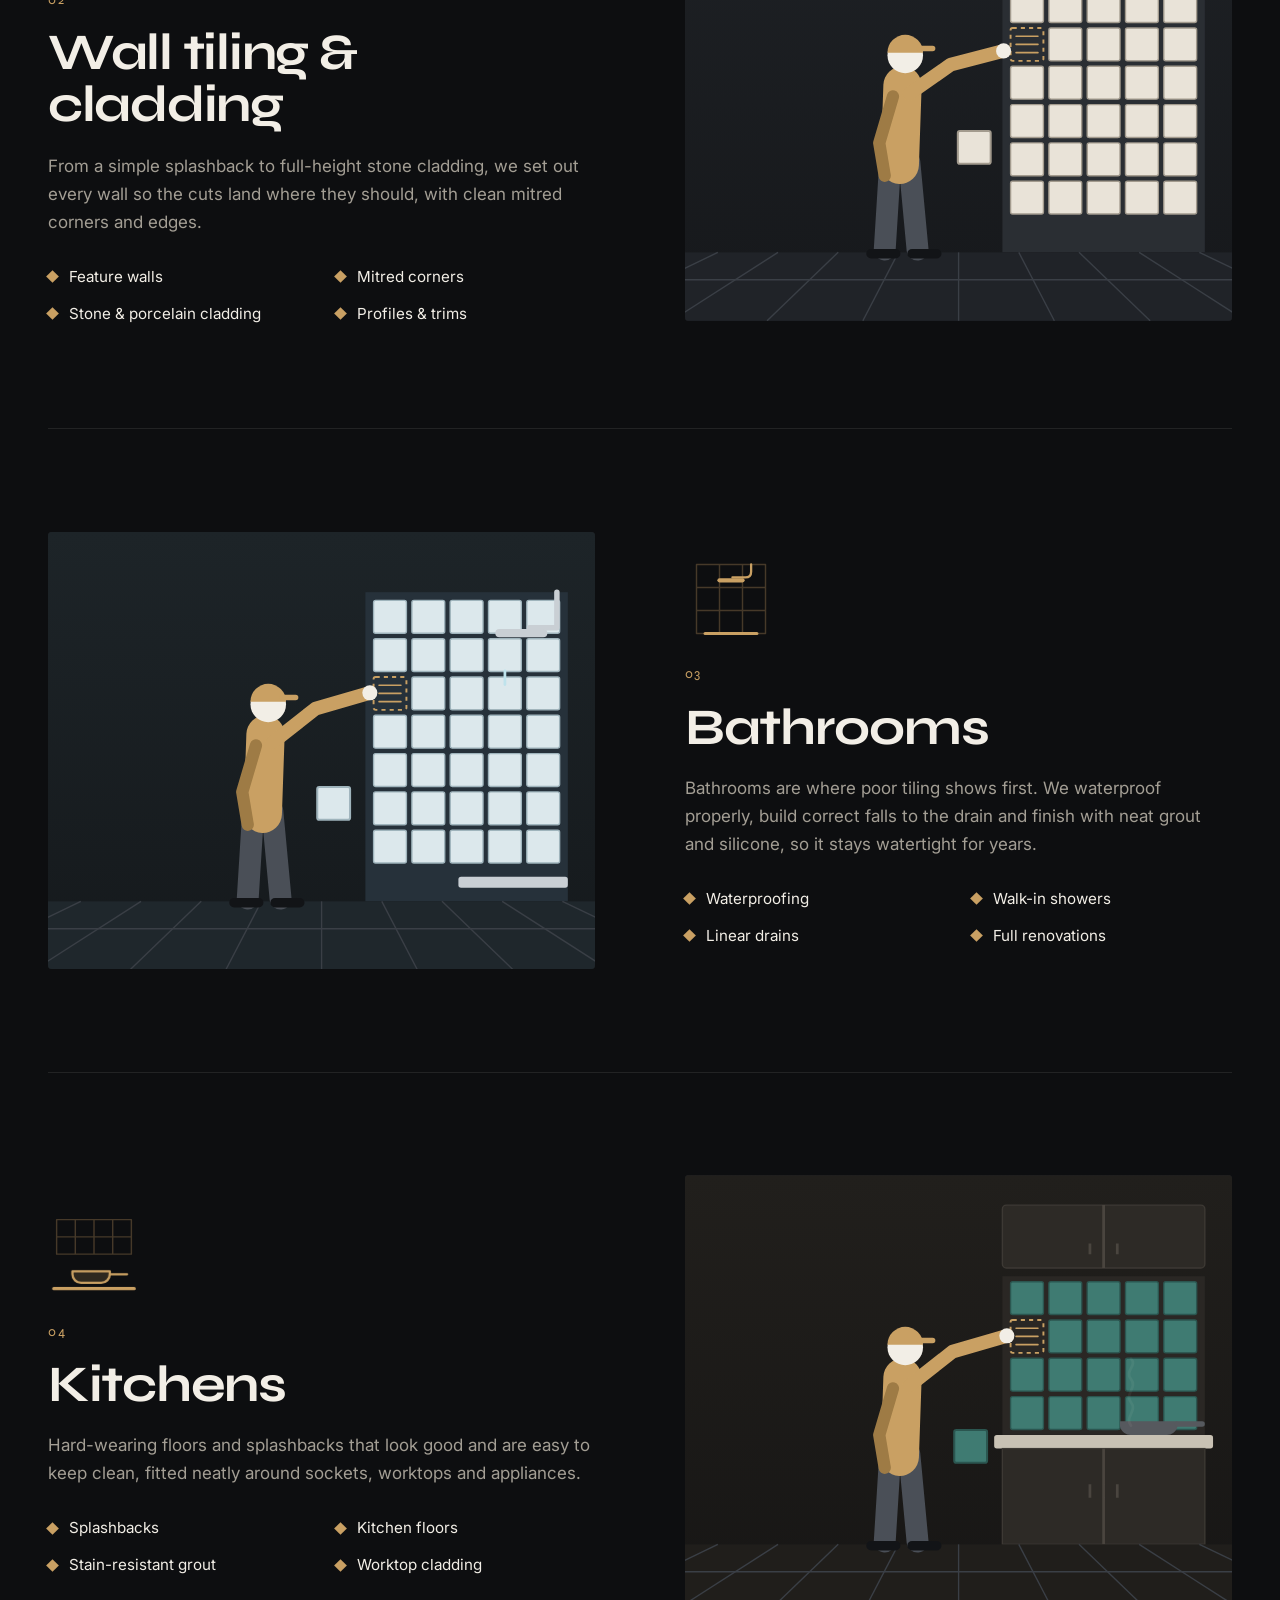
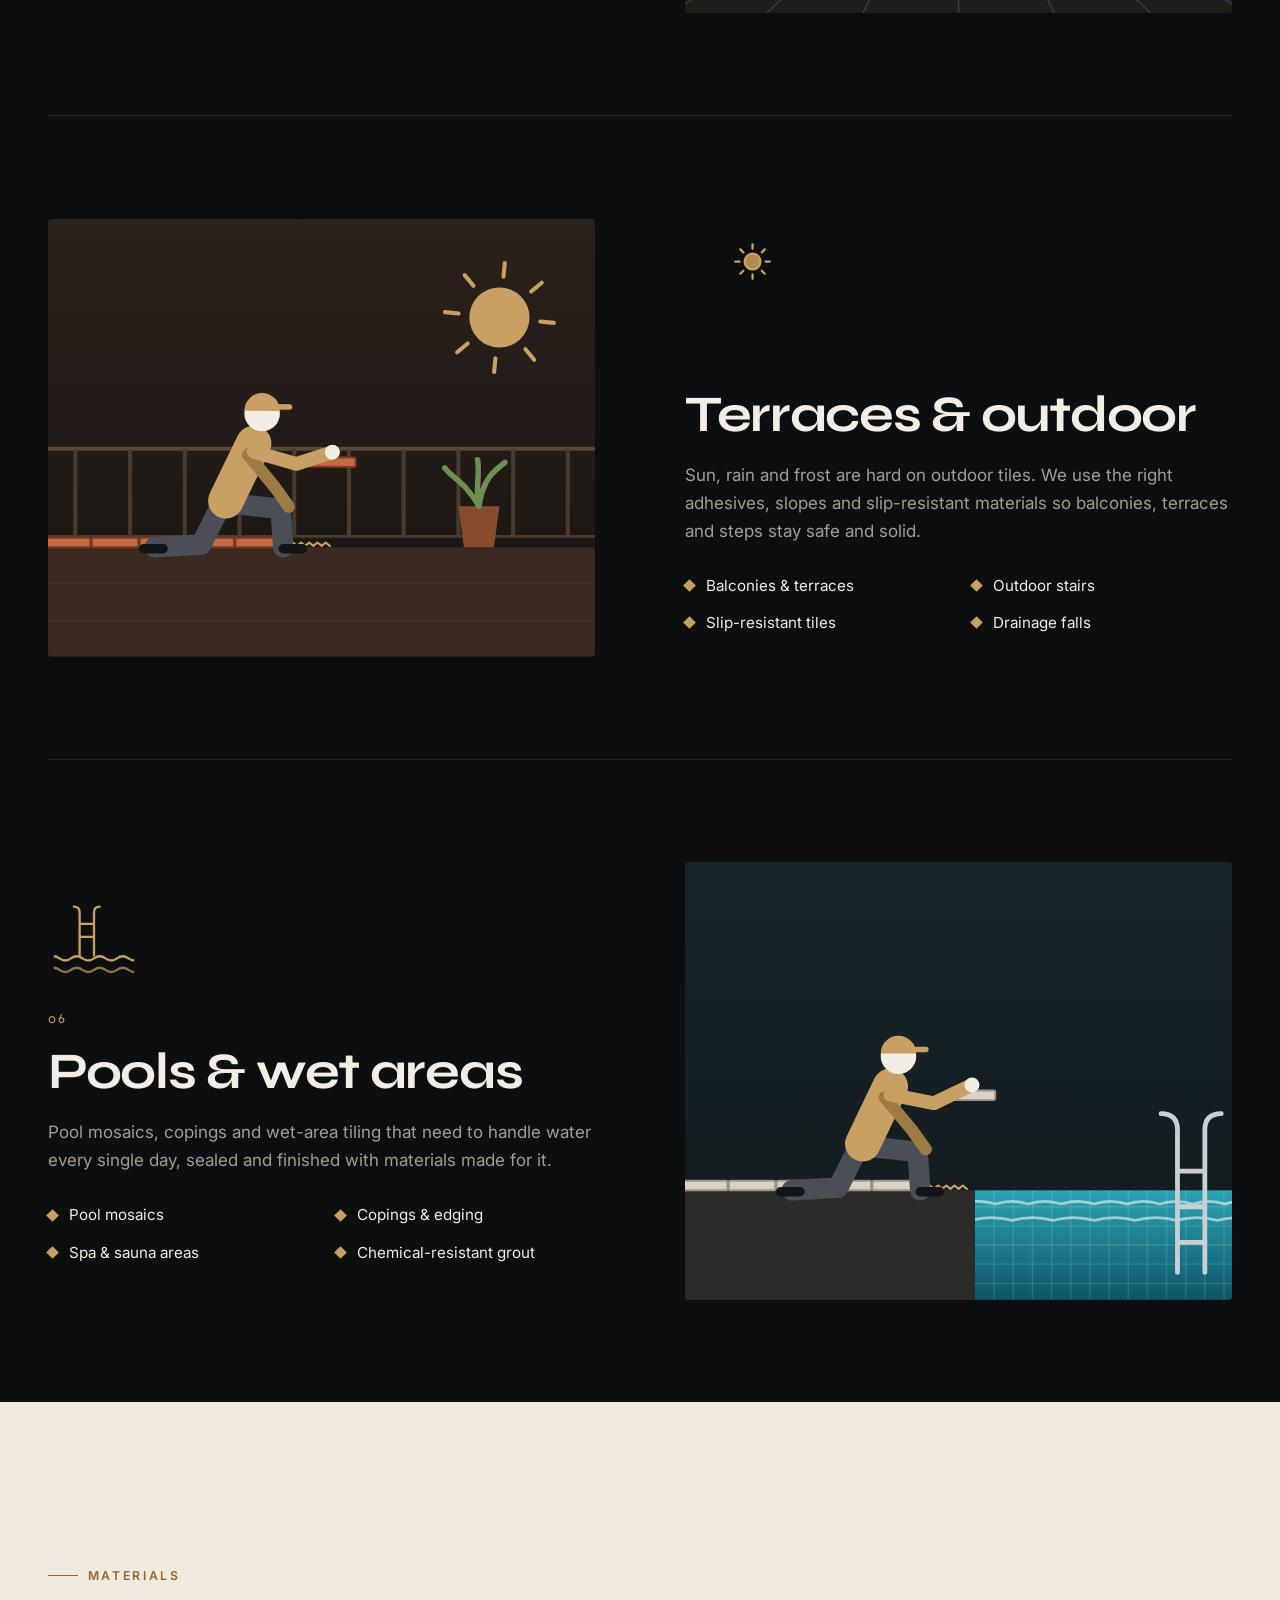
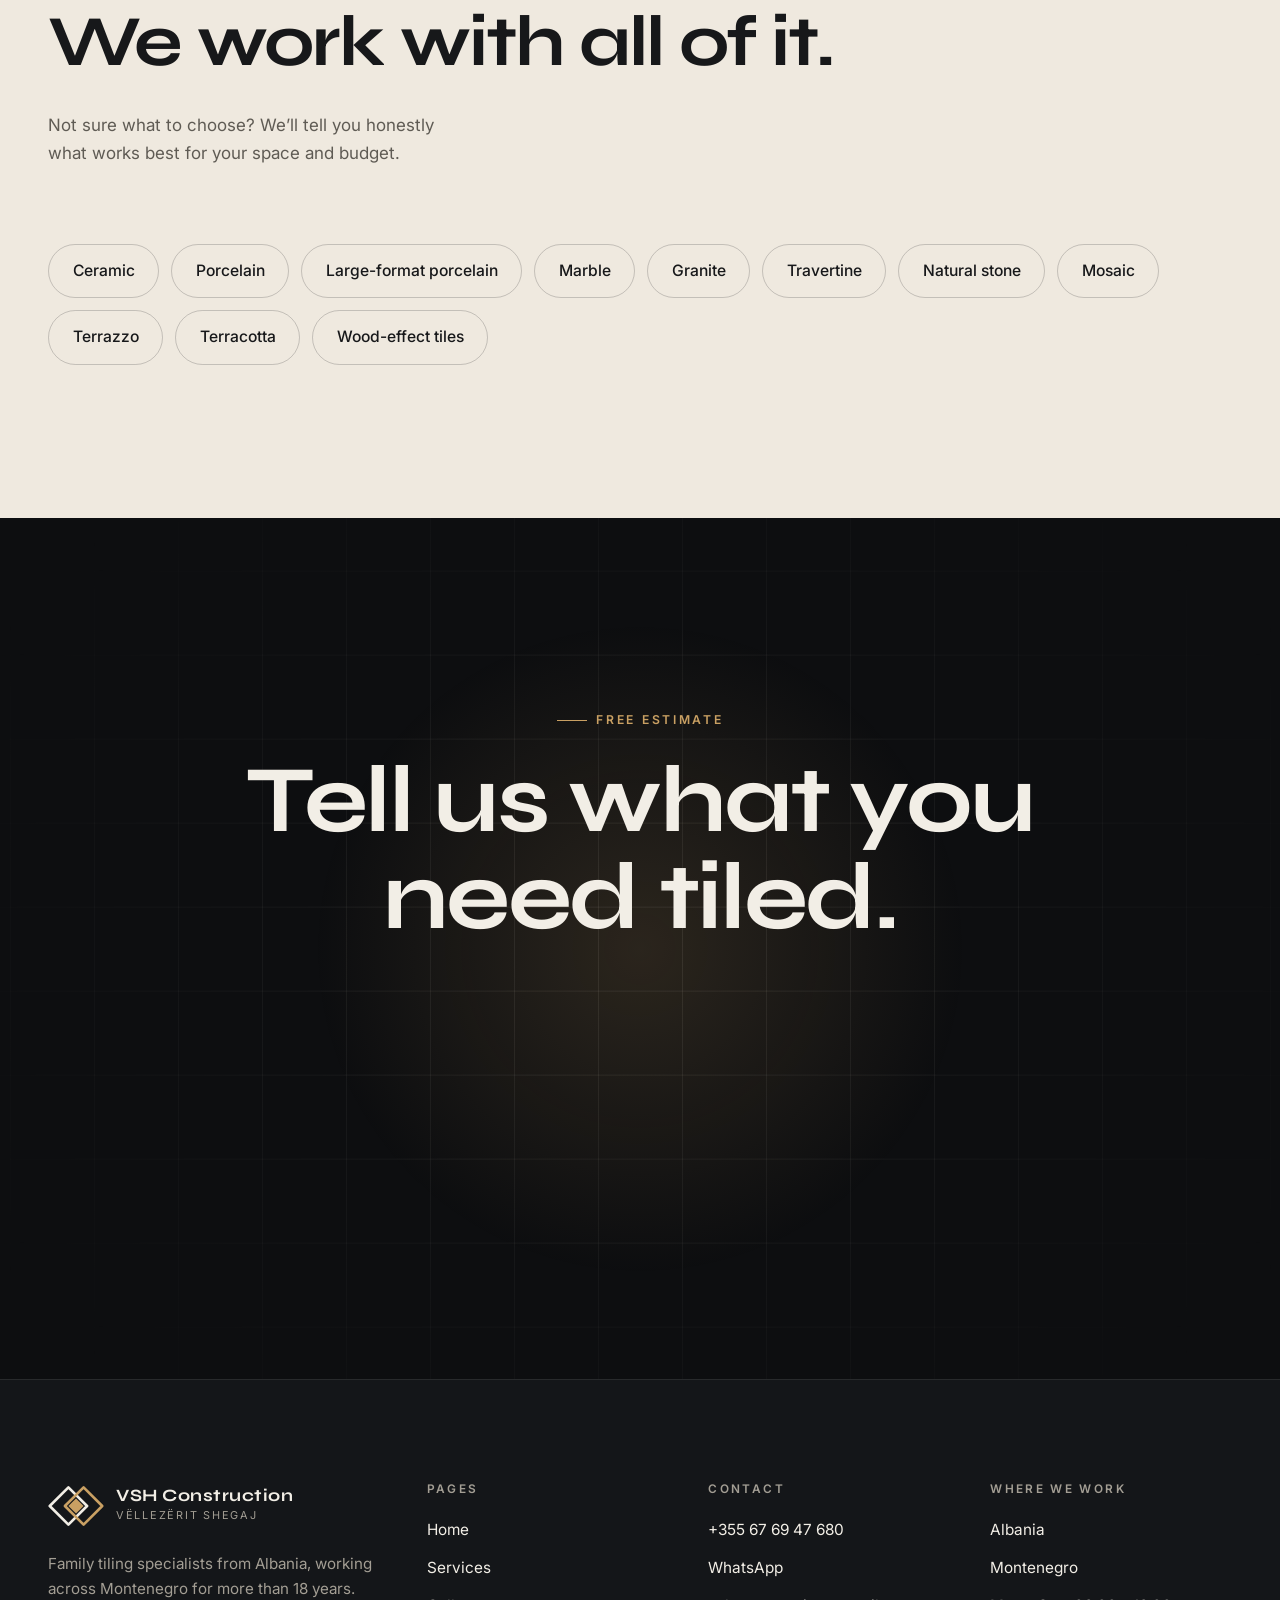
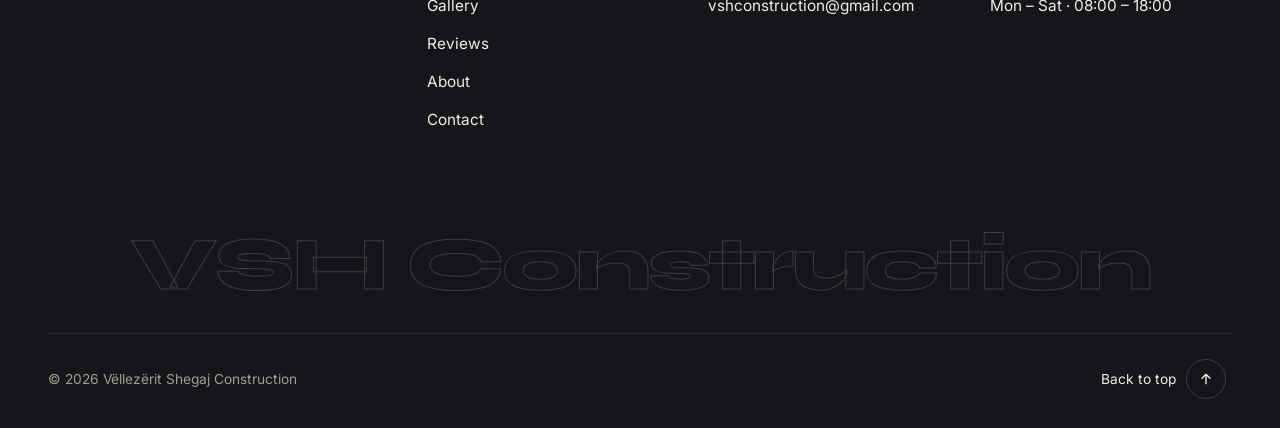
<file: services.html>
<!doctype html>
<html lang="en">
<head>
  <meta charset="utf-8">
  <meta name="viewport" content="width=device-width, initial-scale=1">
  <title>Services | VSH Construction</title>
  <meta name="description" content="Floor and wall tiling, bathrooms, kitchens, terraces and pools. VSH Construction tiles homes and buildings across Albania and Montenegro.">
  <meta name="theme-color" content="#0d0e10">
  <link rel="icon" type="image/svg+xml" href="assets/logo/vsh-icon.svg">
  <link rel="preconnect" href="https://fonts.googleapis.com">
  <link rel="preconnect" href="https://fonts.gstatic.com" crossorigin>
  <link href="https://fonts.googleapis.com/css2?family=Inter:wght@400;500;600&family=Syne:wght@600;700;800&display=swap" rel="stylesheet">
  <link rel="stylesheet" href="assets/css/style.css?v=202611071125">
  <script>document.documentElement.classList.add("js");try{if(sessionStorage.getItem("vsh-transition"))document.documentElement.classList.add("is-entering")}catch(e){}</script>
</head>
<body data-page="services">
  <main id="main">
    <section class="page-hero">
      <div class="container">
        <span class="eyebrow" data-reveal data-i18n="sp.eyebrow">Services</span>
        <h1 data-split data-i18n="sp.title">Every surface, <span class="accent">done right.</span></h1>
        <p class="lead" data-reveal style="--i:4" data-i18n="sp.lead">We prepare, lay and finish tiles of every size and material for homes, apartments, hotels and businesses.</p>
      </div>
      <div class="page-hero-num" aria-hidden="true">06</div>
    </section>

    <section class="container">
      <article class="service-row" id="floors">
        <div class="service-row-media" data-reveal="clip"><div class="scene" data-scene="floors"></div></div>
        <div>
          <span class="svc-wrap svc-wrap-lg" data-svc-anim="floors" data-reveal="fade"></span><span class="service-num" data-reveal>01</span>
          <h2 data-split data-i18n="svc.floors">Floor tiling</h2>
          <p data-reveal data-i18n="sp.floors.p">A great floor starts underneath.</p>
          <ul class="checklist" data-reveal>
            <li data-i18n="sp.floors.1">Large-format porcelain</li><li data-i18n="sp.floors.2">Natural stone &amp; marble</li>
            <li data-i18n="sp.floors.3">Screed &amp; self-levelling</li><li data-i18n="sp.floors.4">Stairs &amp; skirting</li>
          </ul>
        </div>
      </article>
      <article class="service-row" id="walls">
        <div class="service-row-media" data-reveal="clip"><div class="scene" data-scene="walls"></div></div>
        <div>
          <span class="svc-wrap svc-wrap-lg" data-svc-anim="walls" data-reveal="fade"></span><span class="service-num" data-reveal>02</span>
          <h2 data-split data-i18n="svc.walls">Wall tiling &amp; cladding</h2>
          <p data-reveal data-i18n="sp.walls.p">From a simple splashback to full-height stone cladding.</p>
          <ul class="checklist" data-reveal>
            <li data-i18n="sp.walls.1">Feature walls</li><li data-i18n="sp.walls.2">Mitred corners</li>
            <li data-i18n="sp.walls.3">Stone &amp; porcelain cladding</li><li data-i18n="sp.walls.4">Profiles &amp; trims</li>
          </ul>
        </div>
      </article>
      <article class="service-row" id="bathrooms">
        <div class="service-row-media" data-reveal="clip"><div class="scene" data-scene="bathrooms"></div></div>
        <div>
          <span class="svc-wrap svc-wrap-lg" data-svc-anim="bathrooms" data-reveal="fade"></span><span class="service-num" data-reveal>03</span>
          <h2 data-split data-i18n="svc.bathrooms">Bathrooms</h2>
          <p data-reveal data-i18n="sp.bathrooms.p">Bathrooms are where poor tiling shows first.</p>
          <ul class="checklist" data-reveal>
            <li data-i18n="sp.bathrooms.1">Waterproofing</li><li data-i18n="sp.bathrooms.2">Walk-in showers</li>
            <li data-i18n="sp.bathrooms.3">Linear drains</li><li data-i18n="sp.bathrooms.4">Full renovations</li>
          </ul>
        </div>
      </article>
      <article class="service-row" id="kitchens">
        <div class="service-row-media" data-reveal="clip"><div class="scene" data-scene="kitchens"></div></div>
        <div>
          <span class="svc-wrap svc-wrap-lg" data-svc-anim="kitchens" data-reveal="fade"></span><span class="service-num" data-reveal>04</span>
          <h2 data-split data-i18n="svc.kitchens">Kitchens</h2>
          <p data-reveal data-i18n="sp.kitchens.p">Hard-wearing floors and splashbacks.</p>
          <ul class="checklist" data-reveal>
            <li data-i18n="sp.kitchens.1">Splashbacks</li><li data-i18n="sp.kitchens.2">Kitchen floors</li>
            <li data-i18n="sp.kitchens.3">Stain-resistant grout</li><li data-i18n="sp.kitchens.4">Worktop cladding</li>
          </ul>
        </div>
      </article>
      <article class="service-row" id="outdoor">
        <div class="service-row-media" data-reveal="clip"><div class="scene" data-scene="outdoor"></div></div>
        <div>
          <span class="svc-wrap svc-wrap-lg" data-svc-anim="outdoor" data-reveal="fade"></span><span class="service-num" data-reveal>05</span>
          <h2 data-split data-i18n="svc.outdoor">Terraces &amp; outdoor</h2>
          <p data-reveal data-i18n="sp.outdoor.p">Sun, rain and frost are hard on outdoor tiles.</p>
          <ul class="checklist" data-reveal>
            <li data-i18n="sp.outdoor.1">Balconies &amp; terraces</li><li data-i18n="sp.outdoor.2">Outdoor stairs</li>
            <li data-i18n="sp.outdoor.3">Slip-resistant tiles</li><li data-i18n="sp.outdoor.4">Drainage falls</li>
          </ul>
        </div>
      </article>
      <article class="service-row" id="pools">
        <div class="service-row-media" data-reveal="clip"><div class="scene" data-scene="pools"></div></div>
        <div>
          <span class="svc-wrap svc-wrap-lg" data-svc-anim="pools" data-reveal="fade"></span><span class="service-num" data-reveal>06</span>
          <h2 data-split data-i18n="svc.pools">Pools &amp; wet areas</h2>
          <p data-reveal data-i18n="sp.pools.p">Pool mosaics, copings and wet-area tiling.</p>
          <ul class="checklist" data-reveal>
            <li data-i18n="sp.pools.1">Pool mosaics</li><li data-i18n="sp.pools.2">Copings &amp; edging</li>
            <li data-i18n="sp.pools.3">Spa &amp; sauna areas</li><li data-i18n="sp.pools.4">Chemical-resistant grout</li>
          </ul>
        </div>
      </article>
    </section>

    <section class="section section-light">
      <div class="container">
        <div class="section-head">
          <div>
            <span class="eyebrow" data-reveal data-i18n="sp.mat.eyebrow">Materials</span>
            <h2 class="h-lg" data-split data-i18n="sp.mat.title">We work with all of it.</h2>
          </div>
          <p data-reveal data-i18n="sp.mat.text">Not sure what to choose? We’ll tell you honestly what works best for your space and budget.</p>
        </div>
        <div class="chips" data-reveal>
          <span class="chip" data-i18n="mat.ceramic">Ceramic</span><span class="chip" data-i18n="mat.porcelain">Porcelain</span>
          <span class="chip" data-i18n="mq.large">Large-format porcelain</span><span class="chip" data-i18n="mat.marble">Marble</span>
          <span class="chip" data-i18n="mat.granite">Granite</span><span class="chip" data-i18n="mat.travertine">Travertine</span>
          <span class="chip" data-i18n="mat.stone">Natural stone</span><span class="chip" data-i18n="mat.mosaic">Mosaic</span>
          <span class="chip" data-i18n="mat.terrazzo">Terrazzo</span><span class="chip" data-i18n="mat.terracotta">Terracotta</span>
          <span class="chip" data-i18n="mat.wood">Wood-effect tiles</span>
        </div>
      </div>
    </section>

    <section class="cta">
      <div class="container">
        <span class="eyebrow" data-reveal data-i18n="nav.cta">Free estimate</span>
        <h2 data-split data-i18n="sp.cta">Tell us what you need tiled.</h2>
        <a class="btn-round" href="contact.html" data-magnetic="0.35" data-reveal="scale" data-i18n="cta.round">Free<br>estimate</a>
      </div>
    </section>
  </main>

  <script src="assets/js/config.js?v=202611071125"></script>
  <script src="assets/js/i18n.js?v=202611071125"></script>
  <script src="assets/js/gallery-data.js?v=202611071125"></script>
  <script src="assets/js/reviews-data.js?v=202611071125"></script>
  <script src="assets/js/main.js?v=202611071125"></script>
</body>
</html>
</file>
<file: assets/css/style.css>
/* =========================================================
   VSH Construction — Vëllezërit Shegaj
   Main stylesheet
   ========================================================= */

:root {
  --bg: #0d0e10;
  --bg-2: #141619;
  --surface: #1b1e22;
  --surface-2: #23272c;
  --line: rgba(242, 238, 230, 0.09);
  --line-2: rgba(242, 238, 230, 0.18);
  --text: #f2eee6;
  --muted: #a39e94;
  --accent: #c9a063;
  --accent-2: #e2bf86;
  --accent-ink: #1a1408;
  --light: #efe9df;
  --light-ink: #17181a;
  --light-muted: #5f5b54;

  --font-display: "Syne", system-ui, sans-serif;
  --font-body: "Inter", system-ui, -apple-system, "Segoe UI", sans-serif;

  --ease-out: cubic-bezier(0.22, 1, 0.36, 1);
  --ease-io: cubic-bezier(0.77, 0, 0.18, 1);

  --container: 1280px;
  --gutter: clamp(16px, 4vw, 48px);
  --header-h: 84px;
}

/* ---------- Base ---------- */
*, *::before, *::after { box-sizing: border-box; }
html { -webkit-text-size-adjust: 100%; overflow-x: clip; }
body {
  margin: 0;
  background: var(--bg);
  color: var(--text);
  font-family: var(--font-body);
  font-size: 1.0625rem;
  line-height: 1.65;
  -webkit-font-smoothing: antialiased;
  overflow-x: clip;
}
html.menu-open { overflow: hidden; }
img, svg, canvas { display: block; max-width: 100%; }
a { color: inherit; text-decoration: none; }
button { font: inherit; color: inherit; }
h1, h2, h3, h4 {
  font-family: var(--font-display);
  font-weight: 700;
  line-height: 1.02;
  letter-spacing: -0.025em;
  margin: 0;
  overflow-wrap: break-word;
}
p { margin: 0 0 1em; }
::selection { background: var(--accent); color: var(--accent-ink); }
:focus-visible { outline: 2px solid var(--accent); outline-offset: 3px; }

.container { width: 100%; max-width: var(--container); margin: 0 auto; padding: 0 var(--gutter); }

.skip-link {
  position: fixed; top: 12px; left: 12px; z-index: 200;
  padding: 10px 16px; background: var(--accent); color: var(--accent-ink);
  border-radius: 6px; transform: translateY(-200%);
}
.skip-link:focus { transform: none; }

.eyebrow {
  display: inline-flex; align-items: center; gap: 0.8em;
  font-size: 0.76rem; font-weight: 600; letter-spacing: 0.22em; text-transform: uppercase;
  color: var(--accent);
}
.eyebrow::before { content: ""; width: 30px; height: 1px; background: currentColor; }

.h-lg { font-size: clamp(2.4rem, 5.6vw, 5rem); }
.h-md { font-size: clamp(1.9rem, 3.6vw, 3rem); }
.text-muted { color: var(--muted); }
.accent { color: var(--accent); }
em.serif, .outline {
  font-style: normal;
  color: transparent;
  -webkit-text-stroke: 1.5px var(--accent);
}

/* ---------- Buttons ---------- */
.btn {
  position: relative; isolation: isolate; overflow: hidden;
  display: inline-flex; align-items: center; gap: 0.7em;
  padding: 1.05em 1.75em;
  border: 0; border-radius: 999px; cursor: pointer;
  background: var(--accent); color: var(--accent-ink);
  font-weight: 600; font-size: 0.95rem; letter-spacing: 0.01em;
  transition: color 0.4s var(--ease-out), transform 0.5s var(--ease-out);
}
.btn::before {
  content: ""; position: absolute; inset: 0; z-index: -1;
  background: var(--text); border-radius: inherit;
  transform: translateY(101%);
  transition: transform 0.55s var(--ease-out);
}
.btn svg { width: 1.05em; height: 1.05em; transition: transform 0.45s var(--ease-out); }
.btn-ghost { background: transparent; color: var(--text); box-shadow: inset 0 0 0 1px var(--line-2); }
.btn-sm { padding: 0.78em 1.3em; font-size: 0.88rem; }
.btn-dark { background: var(--light-ink); color: var(--light); }
.btn-dark::before { background: var(--accent); }
@media (hover: hover) {
  .btn:hover::before { transform: translateY(0); }
  .btn:hover svg { transform: translateX(4px); }
  .btn-ghost:hover { color: var(--bg); }
  .btn-dark:hover { color: var(--accent-ink); }
}
.btn:active { transform: scale(0.97); }

.btn-round {
  width: clamp(150px, 16vw, 190px); aspect-ratio: 1; border-radius: 50%;
  display: inline-grid; place-items: center; text-align: center;
  background: var(--accent); color: var(--accent-ink);
  font-family: var(--font-display); font-weight: 700; font-size: 1.05rem; line-height: 1.2;
  position: relative; overflow: hidden; isolation: isolate;
  transition: color 0.4s var(--ease-out);
}
.btn-round::before {
  content: ""; position: absolute; inset: 0; z-index: -1; border-radius: 50%;
  background: var(--text); transform: scale(0); transition: transform 0.6s var(--ease-out);
}
@media (hover: hover) { .btn-round:hover::before { transform: scale(1); } }

.link-arrow {
  display: inline-flex; align-items: center; gap: 0.6em;
  font-weight: 600; font-size: 0.95rem;
  padding-bottom: 4px;
  background: linear-gradient(currentColor, currentColor) left bottom / 100% 1px no-repeat;
  transition: background-size 0.5s var(--ease-out), color 0.3s;
}
.link-arrow svg { width: 1em; height: 1em; transition: transform 0.45s var(--ease-out); }
@media (hover: hover) {
  .link-arrow:hover { color: var(--accent); }
  .link-arrow:hover svg { transform: translateX(5px); }
}

/* ---------- Scroll progress ---------- */
.scroll-progress {
  position: fixed; top: 0; left: 0; right: 0; height: 2px; z-index: 60;
  background: var(--accent); transform-origin: left; transform: scaleX(var(--sp, 0));
  pointer-events: none;
}

/* ---------- Header ---------- */
.site-header {
  position: fixed; inset: 0 0 auto; z-index: 50;
  height: var(--header-h); display: flex; align-items: center;
  border-bottom: 1px solid transparent;
  transition: transform 0.55s var(--ease-out), background-color 0.4s, border-color 0.4s;
}
.site-header .container { display: flex; align-items: center; justify-content: space-between; gap: 24px; }
.site-header.is-scrolled {
  background: rgba(13, 14, 16, 0.74);
  -webkit-backdrop-filter: blur(14px); backdrop-filter: blur(14px);
  border-color: var(--line);
}
.site-header.is-hidden { transform: translateY(-100%); }
.menu-open .site-header { transform: none; background: transparent; border-color: transparent; backdrop-filter: none; }

.brand { display: flex; align-items: center; gap: 12px; }
/* Logo mark: two diamond tiles joined by a gold tile */
.brand-mark {
  position: relative; width: 56px; height: 46px; flex: none;
  display: grid; place-items: center; color: var(--text);
}
.logo-mark { display: block; width: 100%; height: 100%; overflow: visible; }
.logo-mark path { transform-box: fill-box; transform-origin: center; transition: transform 0.6s var(--ease-out); }
@media (hover: hover) {
  .brand:hover .lm-a { transform: translateX(6%); }
  .brand:hover .lm-b { transform: translateX(-6%); }
  .brand:hover .lm-c { transform: scale(1.25) rotate(90deg); }
}
/* small phones keep the logo in the header all the time: it draws itself on the first view */
@media (max-width: 440px) {
  .logo-intro .site-header .lm-a, .logo-intro .site-header .lm-b {
    stroke-dasharray: 100; animation: logo-draw 1.4s var(--ease-io) 0.2s both;
  }
  .logo-intro .site-header .lm-b { animation-delay: 0.45s; }
  .logo-intro .site-header .lm-c { animation: logo-pop 0.7s var(--ease-out) 1.2s both; }
}
@keyframes logo-draw { from { stroke-dashoffset: 100; } to { stroke-dashoffset: 0; } }
@keyframes logo-pop { from { transform: scale(0) rotate(-90deg); } }
.brand-text strong {
  display: block; font-family: var(--font-display); font-weight: 700;
  font-size: 1.02rem; letter-spacing: 0.03em; line-height: 1.2;
}
.brand-text small {
  display: block; font-size: 0.68rem; letter-spacing: 0.16em; text-transform: uppercase; color: var(--muted);
}

.nav { display: flex; align-items: center; gap: 4px; }
.nav a:not(.btn) {
  position: relative; padding: 0.6em 1em; font-size: 0.93rem; color: var(--muted);
  transition: color 0.3s;
}
.nav a:not(.btn)::after {
  content: ""; position: absolute; left: 1em; right: 1em; bottom: 0.3em; height: 1px;
  background: var(--accent); transform: scaleX(0); transform-origin: right;
  transition: transform 0.5s var(--ease-out);
}
.nav a[aria-current="page"] { color: var(--text); }
.nav a[aria-current="page"]::after { transform: scaleX(1); transform-origin: left; }
@media (hover: hover) {
  .nav a:not(.btn):hover { color: var(--text); }
  .nav a:not(.btn):hover::after { transform: scaleX(1); transform-origin: left; }
}
.nav .btn { margin-left: 14px; }

.menu-toggle {
  display: none; position: relative; width: 48px; height: 48px; border-radius: 50%;
  border: 1px solid var(--line-2); background: transparent; cursor: pointer;
}
.menu-toggle span {
  position: absolute; left: 14px; right: 14px; height: 1.5px; background: var(--text);
  transition: transform 0.5s var(--ease-out), top 0.5s var(--ease-out);
}
.menu-toggle span:nth-child(1) { top: 19px; }
.menu-toggle span:nth-child(2) { top: 27px; }
.menu-open .menu-toggle span:nth-child(1) { top: 23px; transform: rotate(45deg); }
.menu-open .menu-toggle span:nth-child(2) { top: 23px; transform: rotate(-45deg); }

.mobile-menu {
  position: fixed; inset: 0; z-index: 45;
  display: flex; flex-direction: column; justify-content: space-between;
  padding: calc(var(--header-h) + 32px) var(--gutter) 36px;
  background: var(--bg-2);
  clip-path: circle(0% at calc(100% - var(--gutter) - 24px) calc(var(--header-h) / 2));
  visibility: hidden;
  transition: clip-path 0.8s var(--ease-io), visibility 0s 0.8s;
}
.menu-open .mobile-menu {
  clip-path: circle(150% at calc(100% - var(--gutter) - 24px) calc(var(--header-h) / 2));
  visibility: visible;
  transition: clip-path 0.8s var(--ease-io), visibility 0s;
}
.mobile-menu nav a {
  display: block; overflow: hidden;
  font-family: var(--font-display); font-weight: 700;
  font-size: clamp(2rem, min(11vw, 7vh), 3.8rem); line-height: 1.15; letter-spacing: -0.02em;
}
.mobile-menu nav a span {
  display: inline-block; transform: translateY(110%);
  transition: transform 0.7s var(--ease-out);
}
.mobile-menu nav a[aria-current="page"] { color: var(--accent); }
.menu-open .mobile-menu nav a span { transform: none; transition-delay: calc(0.25s + var(--i) * 0.06s); }
.mobile-menu-foot {
  display: grid; gap: 6px; color: var(--muted); font-size: 0.92rem;
  opacity: 0; transition: opacity 0.5s;
}
.menu-open .mobile-menu-foot { opacity: 1; transition-delay: 0.55s; }

@media (max-width: 1200px) {
  .nav, .header-cta { display: none !important; }
  .menu-toggle { display: block; }
}
@media (min-width: 1201px) { .mobile-menu { display: none; } }

/* ---------- Page transition: the logo assembles from its pieces ----------
   leave: a dark curtain opens from where you clicked, the 9 pieces of the logo
          fly in from all sides and lock together, then the next page loads
   enter: the assembled logo lifts away and the curtain slides up off the new page */
.pt {
  position: fixed; inset: 0; z-index: 100; pointer-events: none;
  display: grid; place-items: center;
  background: radial-gradient(ellipse at 50% 45%, #17191c, var(--bg) 70%);
  clip-path: circle(0% at var(--cx, 50%) var(--cy, 50%));
  visibility: hidden;
}
.pt.no-anim, .pt.no-anim * { transition: none !important; }
.pt.is-covering {
  visibility: visible; pointer-events: all;
  clip-path: circle(150% at var(--cx, 50%) var(--cy, 50%));
  transition: clip-path 0.48s var(--ease-io);
}
html.is-entering .pt { visibility: visible; clip-path: inset(0 0 0 0); transition: none; }
.pt.is-revealing {
  visibility: visible; clip-path: inset(0 0 100% 0);
  transition: clip-path 0.55s var(--ease-io) 0.12s;
}
.pt-logo { display: grid; justify-items: center; gap: 18px; }
.pt-mark { width: clamp(120px, 14vw, 180px); height: auto; overflow: visible; color: var(--text); }
.pt-word {
  font-family: var(--font-display); font-weight: 800; font-size: clamp(1.1rem, 1.8vw, 1.5rem);
  letter-spacing: 0.34em; margin-right: -0.34em; color: var(--text); display: flex;
}
.pt-word span { display: inline-block; opacity: 0; transform: translateY(10px); transition: opacity 0.3s, transform 0.4s var(--ease-out); transition-delay: calc(0.32s + var(--l) * 25ms); }
.pt-word span.g { color: var(--accent); }
.pc {
  transform-box: fill-box; transform-origin: center;
  opacity: 0;
  transform: translate(var(--x), var(--y)) rotate(var(--r)) scale(0.6);
  transition: transform 0.46s var(--ease-out), opacity 0.22s ease;
  transition-delay: var(--d);
}
/* pieces locked together */
.pt.is-covering .pc, html.is-entering .pt .pc { opacity: 1; transform: none; }
.pt.is-covering .pt-word span, html.is-entering .pt .pt-word span { opacity: 1; transform: none; }
/* the moment they lock: a quick gold flash on the centre tile */
.pt.is-covering .pc-c { animation: pc-lock 0.5s var(--ease-out) 0.62s both; }
@keyframes pc-lock { 0% { filter: none; } 40% { filter: drop-shadow(0 0 10px rgba(226, 191, 134, 0.9)); } 100% { filter: none; } }
/* leaving the logo on enter */
.pt.is-revealing .pc, .pt.is-revealing .pt-word span { opacity: 1; transform: none; transition-delay: 0s; }
.pt.is-revealing .pt-logo { opacity: 0; transform: translateY(-24px) scale(0.94); transition: opacity 0.3s ease, transform 0.5s var(--ease-io); }
/* safety cover: hides the new page until the transition layer exists */
html.is-entering:not(.pt-ready)::after { content: ""; position: fixed; inset: 0; z-index: 99; background: var(--bg); }

/* ---------- Reveal on scroll (fast) ---------- */
.js [data-reveal] {
  opacity: 0; transform: translateY(26px);
  transition: opacity 0.6s var(--ease-out), transform 0.7s var(--ease-out), clip-path 0.9s var(--ease-io);
  transition-delay: calc(var(--i, 0) * 55ms);
}
.js [data-reveal="fade"] { transform: none; }
.js [data-reveal="left"] { transform: translateX(-28px); }
.js [data-reveal="right"] { transform: translateX(28px); }
/* clip the children, not the observed element (a fully clipped target never "intersects") */
.js [data-reveal="clip"] { opacity: 1; transform: none; }
.js [data-reveal="clip"] > * {
  clip-path: inset(100% 0 0 0);
  transition: clip-path 0.9s var(--ease-io), transform 0.9s var(--ease-out);
  transition-delay: calc(var(--i, 0) * 55ms);
}
.js [data-reveal="clip"].is-in > * { clip-path: inset(0 0 0 0); }
.js [data-reveal="scale"] { transform: scale(0.94); }
.js [data-reveal].is-in { opacity: 1; transform: none; }

[data-split] .word {
  display: inline-block; overflow: hidden; vertical-align: top;
  padding-bottom: 0.1em; margin-bottom: -0.1em;
}
.js [data-split] .word > span {
  display: inline-block; transform: translateY(108%);
  transition: transform 0.7s var(--ease-out);
  transition-delay: calc(var(--w) * 40ms + var(--split-delay, 0ms));
}
.js [data-split].is-in .word > span { transform: none; }

/* ---------- Sections ---------- */
.section { padding: clamp(84px, 12vw, 170px) 0; position: relative; }
.section-tight { padding: clamp(64px, 8vw, 110px) 0; }
.section-head {
  display: flex; justify-content: space-between; align-items: flex-end;
  gap: 32px; flex-wrap: wrap; margin-bottom: clamp(44px, 6vw, 80px);
}
.section-head h2 { margin-top: 20px; max-width: 16ch; }
.section-head > p { max-width: 420px; color: var(--muted); margin: 0; }
.section-light { background: var(--light); color: var(--light-ink); }
.section-light .eyebrow { color: #93682c; }
.section-light .text-muted, .section-light .section-head > p { color: var(--light-muted); }

/* ---------- Hero ---------- */
.hero {
  position: relative; min-height: 100vh; min-height: 100svh;
  display: flex; flex-direction: column; justify-content: flex-end;
  padding: calc(var(--header-h) + 60px) 0 40px; overflow: hidden;
}
.hero-canvas { position: absolute; inset: 0; width: 100%; height: 100%; z-index: 0; }
.hero::after {
  content: ""; position: absolute; inset: 0; z-index: 1; pointer-events: none;
  background:
    radial-gradient(ellipse 70% 60% at 15% 85%, rgba(13, 14, 16, 0.96), rgba(13, 14, 16, 0.4) 60%, transparent),
    linear-gradient(to top, var(--bg) 2%, transparent 40%);
}
.hero-content { position: relative; z-index: 2; }
.hero h1 { font-size: clamp(2.5rem, min(12vw, 15vh), 9rem); line-height: 0.95; max-width: 11ch; --split-delay: 150ms; }
.hero-row {
  display: flex; justify-content: space-between; align-items: flex-end; gap: 40px; flex-wrap: wrap;
  margin-top: clamp(28px, 4vw, 44px);
}
/* Intro text: thin gold rule + white lead sentence with a hairline gold underline */
.hero-sub {
  position: relative; max-width: 500px; margin: 0;
  padding: 2px 0 2px clamp(18px, 2vw, 26px);
  color: var(--muted); font-size: 1.05rem; line-height: 1.75;
}
.hero-sub::before {
  content: ""; position: absolute; left: 0; top: 6px; bottom: 6px; width: 1px;
  background: linear-gradient(to bottom, var(--accent), rgba(201, 160, 99, 0.05));
  transform-origin: top;
}
.hero-sub .hl { color: inherit; }
.hero-sub .hl strong {
  color: var(--text); font-weight: 500; letter-spacing: 0.005em;
  padding-bottom: 3px;
  background: linear-gradient(var(--accent), var(--accent)) left bottom / 100% 1px no-repeat;
  -webkit-box-decoration-break: clone; box-decoration-break: clone;
}
.hero-sub .hl strong::after { content: "\A"; white-space: pre; }
.js .hero-sub::before { transform: scaleY(0); transition: transform 1.2s var(--ease-io) 0.5s; }
.js .hero-sub.is-in::before { transform: none; }
.js .hero-sub .hl strong { background-size: 0% 1px; transition: background-size 1.1s var(--ease-io) 0.9s; }
.js .hero-sub.is-in .hl strong { background-size: 100% 1px; }
.hero-actions { display: flex; flex-wrap: wrap; gap: 12px; }
.hero-meta {
  position: relative; z-index: 2;
  display: grid; grid-template-columns: repeat(3, 1fr);
  margin-top: clamp(48px, 7vw, 88px); border-top: 1px solid var(--line);
}
.stat { padding: 26px 24px 4px 0; }
.stat + .stat { padding-left: 24px; border-left: 1px solid var(--line); }
.stat-num {
  font-family: var(--font-display); font-weight: 700; line-height: 1;
  font-size: clamp(2rem, 4.4vw, 3.6rem); letter-spacing: -0.03em;
}
.stat-num .accent { color: var(--accent); }
.stat-label {
  margin-top: 10px; color: var(--muted); font-size: 0.76rem;
  letter-spacing: 0.14em; text-transform: uppercase;
}
.scroll-cue {
  position: absolute; right: var(--gutter); top: 50%; z-index: 2;
  writing-mode: vertical-rl; font-size: 0.7rem; letter-spacing: 0.3em; text-transform: uppercase;
  color: var(--muted); display: flex; align-items: center; gap: 16px;
}
.scroll-cue::after {
  content: ""; width: 1px; height: 70px;
  background: linear-gradient(var(--accent), var(--accent)) top / 100% 30% no-repeat, var(--line-2);
  animation: cue 2.2s var(--ease-io) infinite;
}
@keyframes cue {
  0% { background-position: 0 -30px, 0 0; }
  100% { background-position: 0 100px, 0 0; }
}

/* ---------- Marquee ---------- */
/* a strip of words separated by small triangle tiles; every word can be tapped */
.marquee {
  position: relative; overflow: hidden; padding: 22px 0;
  border-block: 1px solid var(--line);
  background-color: var(--bg-2);
  /* faint triangle-tile floor behind the words */
  background-image:
    linear-gradient(135deg, rgba(201, 160, 99, 0.05) 25%, transparent 25%),
    linear-gradient(225deg, rgba(201, 160, 99, 0.05) 25%, transparent 25%),
    linear-gradient(45deg, rgba(242, 238, 230, 0.025) 25%, transparent 25%),
    linear-gradient(315deg, rgba(242, 238, 230, 0.025) 25%, transparent 25%);
  background-size: 44px 44px;
  background-position: 22px 0, 22px 0, 0 0, 0 0;
}
.marquee-track { display: flex; width: max-content; animation: marquee 42s linear infinite; }
.marquee:hover .marquee-track, .marquee:focus-within .marquee-track { animation-play-state: paused; }
.marquee-group { display: flex; align-items: center; }
.mq-item {
  position: relative; display: inline-flex; align-items: center; gap: 0.35em;
  padding: 0.18em 0.5em; margin: 0 0.15em; border: 0; border-radius: 999px; background: none; cursor: pointer;
  font-family: var(--font-display); font-weight: 600; white-space: nowrap; color: var(--text);
  font-size: clamp(1.5rem, 3.4vw, 2.7rem); letter-spacing: -0.01em; line-height: 1.2;
  transition: color 0.35s, background-color 0.35s;
}
.mq-plus {
  position: relative; width: 0.5em; height: 0.5em; flex: none; opacity: 0.45;
  transition: transform 0.5s var(--ease-out), opacity 0.3s;
}
.mq-plus::before, .mq-plus::after { content: ""; position: absolute; left: 50%; top: 50%; background: currentColor; border-radius: 2px; }
.mq-plus::before { width: 100%; height: 2px; margin: -1px 0 0 -50%; }
.mq-plus::after { width: 2px; height: 100%; margin: -50% 0 0 -1px; }
@media (hover: hover) {
  .mq-item:hover { color: var(--accent); background: rgba(201, 160, 99, 0.08); }
  .mq-item:hover .mq-plus { transform: rotate(90deg); opacity: 1; }
}
.mq-item:focus-visible { outline: 2px solid var(--accent); outline-offset: 2px; }
/* triangle tiles */
.tri { flex: none; width: 0.85em; height: 0.85em; margin: 0 0.55em; font-size: clamp(1.5rem, 3.4vw, 2.7rem); border-radius: 2px; }
.tri-0 { background: conic-gradient(from 45deg, var(--accent) 0 25%, rgba(242, 238, 230, 0.9) 0 50%, var(--accent) 0 75%, #2a2e33 0); animation: tri-turn 4s var(--ease-io) infinite; }
.tri-1 { background: linear-gradient(135deg, var(--accent) 50%, rgba(242, 238, 230, 0.85) 50%); animation: tri-turn 4s var(--ease-io) 1.3s infinite; }
.tri-2 { background: conic-gradient(from 45deg, #2a2e33 0 25%, var(--accent) 0 50%, #2a2e33 0 75%, var(--accent) 0); animation: tri-turn 4s var(--ease-io) 2.6s infinite; }
@keyframes tri-turn { 0%, 70% { transform: rotate(0); } 100% { transform: rotate(90deg); } }
@keyframes marquee { to { transform: translateX(-50%); } }
@media (max-width: 640px) { .marquee { padding: 16px 0; } }

/* ---------- Info panel (opens from the strip) ---------- */
.topic {
  position: fixed; inset: 0; z-index: 92; display: grid; place-items: center; padding: 16px;
  visibility: hidden; pointer-events: none;
}
.topic.is-open { visibility: visible; pointer-events: auto; }
.topic-backdrop {
  position: absolute; inset: 0; background: rgba(8, 9, 10, 0.78);
  -webkit-backdrop-filter: blur(8px); backdrop-filter: blur(8px);
  opacity: 0; transition: opacity 0.35s ease;
}
.topic.is-open .topic-backdrop { opacity: 1; }
.topic-panel {
  position: relative; width: min(980px, 100%); max-height: min(88vh, 760px); overflow: auto; overscroll-behavior: contain;
  display: grid; grid-template-columns: 1fr; border-radius: 14px;
  background: var(--bg-2); box-shadow: inset 0 0 0 1px var(--line-2), 0 40px 90px -30px rgba(0, 0, 0, 0.8);
  opacity: 0; transform: translateY(30px) scale(0.97);
  transition: opacity 0.35s ease, transform 0.5s var(--ease-out);
}
.topic.has-media .topic-panel { grid-template-columns: 1.05fr 1fr; }
.topic.is-open .topic-panel { opacity: 1; transform: none; }
.topic-close {
  position: absolute; top: 14px; right: 14px; z-index: 2; width: 44px; height: 44px; border-radius: 50%;
  display: grid; place-items: center; cursor: pointer; border: 0;
  background: rgba(13, 14, 16, 0.75); color: var(--text); box-shadow: inset 0 0 0 1px var(--line-2);
  transition: background-color 0.3s, color 0.3s, transform 0.4s var(--ease-out);
}
.topic-close svg { width: 18px; height: 18px; }
@media (hover: hover) { .topic-close:hover { background: var(--accent); color: var(--accent-ink); transform: rotate(90deg); } }
.topic-media { display: grid; grid-template-columns: 1fr 1fr; gap: 6px; padding: 6px; }
.topic-thumb {
  position: relative; display: block; overflow: hidden; border-radius: 9px; aspect-ratio: 1; background: var(--surface);
  opacity: 0; transform: scale(0.92);
  transition: opacity 0.4s ease, transform 0.6s var(--ease-out);
  transition-delay: calc(0.12s + var(--i) * 0.06s);
}
.topic.is-open .topic-thumb { opacity: 1; transform: none; }
.topic-thumb .pat { transition: transform 0.9s var(--ease-out); }
.topic-thumb span {
  position: absolute; left: 0; right: 0; bottom: 0; padding: 26px 10px 8px; font-size: 0.72rem; font-weight: 600;
  letter-spacing: 0.08em; color: var(--text); background: linear-gradient(to top, rgba(10, 11, 12, 0.8), transparent);
}
@media (hover: hover) { .topic-thumb:hover .pat { transform: scale(1.08); } }
.topic-body { padding: clamp(26px, 4vw, 48px); display: flex; flex-direction: column; justify-content: center; }
.topic-body > * { opacity: 0; transform: translateY(14px); transition: opacity 0.4s ease, transform 0.55s var(--ease-out); }
.topic.is-open .topic-body > * { opacity: 1; transform: none; }
.topic.is-open .topic-body > :nth-child(2) { transition-delay: 0.06s; }
.topic.is-open .topic-body > :nth-child(3) { transition-delay: 0.12s; }
.topic.is-open .topic-body > :nth-child(4) { transition-delay: 0.18s; }
.topic.is-open .topic-body > :nth-child(5) { transition-delay: 0.24s; }
.topic-title { font-size: clamp(1.9rem, 3.6vw, 3rem); margin: 14px 0 16px; }
.topic-text { color: var(--muted); margin: 0; }
.topic-points { grid-template-columns: 1fr 1fr; margin-top: 22px; }
.topic-actions { display: flex; flex-wrap: wrap; align-items: center; gap: 14px 26px; margin-top: 30px; }
html.topic-open { overflow: hidden; }
.topic-open .wa-float { opacity: 0; pointer-events: none; }
@media (max-width: 760px) {
  .topic { place-items: end center; padding: 0; }
  .topic-panel, .topic.has-media .topic-panel {
    grid-template-columns: 1fr; width: 100%; max-height: 90vh; border-radius: 18px 18px 0 0;
    transform: translateY(100%); transition: opacity 0.2s ease, transform 0.55s var(--ease-out);
  }
  .topic.is-open .topic-panel, .topic.is-open.has-media .topic-panel { transform: none; }
  .topic-panel::before {
    content: ""; position: sticky; top: 8px; display: block; width: 42px; height: 4px; margin: 8px auto -12px;
    border-radius: 4px; background: var(--line-2); z-index: 3;
  }
  .topic-media { grid-template-columns: repeat(4, 42vw); overflow-x: auto; scroll-snap-type: x mandatory; padding: 18px 12px 4px; gap: 8px; scrollbar-width: none; }
  .topic-media::-webkit-scrollbar { display: none; }
  .topic-thumb { scroll-snap-align: start; }
  .topic-points { grid-template-columns: 1fr; }
  .topic-body { padding: 22px 20px 30px; }
}

/* ---------- Review translation ---------- */
.rv-tr {
  display: inline-flex; align-items: center; gap: 7px; margin: -10px 0 20px; padding: 6px 12px 6px 9px;
  border: 0; border-radius: 999px; cursor: pointer; background: rgba(201, 160, 99, 0.1); color: var(--accent);
  font-size: 0.8rem; font-weight: 600; transition: background-color 0.3s, color 0.3s;
}
.rv-tr svg { width: 15px; height: 15px; transition: transform 0.6s var(--ease-out); }
.rv-tr[disabled] { opacity: 0.7; cursor: progress; }
.rv-tr[disabled] svg { animation: spin 1.2s linear infinite; }
@media (hover: hover) { .rv-tr:hover { background: var(--accent); color: var(--accent-ink); } .rv-tr:hover svg { transform: rotate(180deg); } }
.rv-note { display: inline-block !important; margin: -10px 0 20px 10px; color: var(--muted); font-size: 0.72rem !important; font-style: italic; }
.review blockquote { transition: opacity 0.22s ease, filter 0.22s ease; }
.review blockquote.rv-swap { opacity: 0; filter: blur(3px); }

/* ---------- Split layout / intro ---------- */
.split { display: grid; grid-template-columns: 1.05fr 0.95fr; gap: clamp(48px, 7vw, 110px); align-items: center; }
.split h2 { margin: 20px 0 28px; }
.split p { color: var(--muted); max-width: 52ch; }
.split .link-arrow { margin-top: 16px; }

.stack { position: relative; aspect-ratio: 4 / 5; }
.stack .panel {
  position: absolute; border-radius: 4px; overflow: hidden;
  box-shadow: 0 40px 80px -20px rgba(0, 0, 0, 0.6);
}
.stack .pat { inset: -12% 0; }
.stack .p1 { inset: 0 20% 24% 0; }
.stack .p2 { inset: 34% 0 0 36%; }
.stack .p3 { width: 32%; aspect-ratio: 1; left: 6%; bottom: 2%; }
.badge {
  position: absolute; top: -4%; right: 2%; width: clamp(110px, 12vw, 150px); aspect-ratio: 1;
  border-radius: 50%; background: var(--bg); box-shadow: 0 0 0 1px var(--line-2);
  display: grid; place-items: center; z-index: 3;
}
.badge > svg { position: absolute; inset: 8%; width: 84%; height: 84%; animation: spin 22s linear infinite; }
.badge text { font-size: 10.5px; letter-spacing: 2.6px; fill: var(--text); font-weight: 600; text-transform: uppercase; }
/* logo sits perfectly still in the centre while the text ring turns around it */
.badge b {
  position: relative; z-index: 1; display: grid; place-items: center;
  width: 44%; aspect-ratio: 1;
}
.badge b .logo-mark { position: static; width: 100%; height: auto; animation: none; color: var(--text); }
@keyframes spin { to { transform: rotate(360deg); } }

/* ---------- Tile patterns (placeholder imagery) ---------- */
.pat { position: absolute; inset: 0; }
.pat::after {
  content: ""; position: absolute; inset: 0;
  background: linear-gradient(135deg, rgba(255, 255, 255, 0.16), transparent 42%, rgba(0, 0, 0, 0.42));
}
.pat img { position: absolute; inset: 0; width: 100%; height: 100%; object-fit: cover; }
.pat-checker {
  background: conic-gradient(#e6e0d5 25%, #2a2d31 0 50%, #e6e0d5 0 75%, #2a2d31 0) 0 0 / 64px 64px;
}
.pat-subway {
  background: #ece6db url("data:image/svg+xml,%3Csvg xmlns='http://www.w3.org/2000/svg' width='80' height='40'%3E%3Cpath d='M0 0H80M0 20H80M40 0V20M0 20V40M80 20V40' stroke='%23b4ab9c' stroke-width='2' fill='none'/%3E%3C/svg%3E");
}
.pat-subway-dark {
  background: #23272b url("data:image/svg+xml,%3Csvg xmlns='http://www.w3.org/2000/svg' width='80' height='40'%3E%3Cpath d='M0 0H80M0 20H80M40 0V20M0 20V40M80 20V40' stroke='%23565c62' stroke-width='2' fill='none'/%3E%3C/svg%3E");
}
.pat-hex {
  background: #c9a063 url("data:image/svg+xml,%3Csvg xmlns='http://www.w3.org/2000/svg' width='56' height='100'%3E%3Cpath d='M28 66L0 50L0 16L28 0L56 16L56 50L28 66L28 100' fill='none' stroke='%237a5a2b' stroke-width='2'/%3E%3Cpath d='M28 0L28 34L0 50L0 84L28 100L56 84L56 50L28 34' fill='none' stroke='%237a5a2b' stroke-width='2'/%3E%3C/svg%3E");
}
.pat-hex-white {
  background: #f1ede6 url("data:image/svg+xml,%3Csvg xmlns='http://www.w3.org/2000/svg' width='56' height='100'%3E%3Cpath d='M28 66L0 50L0 16L28 0L56 16L56 50L28 66L28 100' fill='none' stroke='%23c3bcb0' stroke-width='2'/%3E%3Cpath d='M28 0L28 34L0 50L0 84L28 100L56 84L56 50L28 34' fill='none' stroke='%23c3bcb0' stroke-width='2'/%3E%3C/svg%3E");
}
.pat-chevron {
  background:
    linear-gradient(135deg, #3a3f45 25%, transparent 25%) -40px 0,
    linear-gradient(225deg, #3a3f45 25%, transparent 25%) -40px 0,
    linear-gradient(315deg, #3a3f45 25%, transparent 25%),
    linear-gradient(45deg, #3a3f45 25%, transparent 25%);
  background-size: 80px 80px;
  background-color: #cfc6b6;
}
.pat-marble {
  background:
    linear-gradient(rgba(60, 56, 50, 0.35) 2px, transparent 2px) 0 0 / 100% 180px,
    linear-gradient(90deg, rgba(60, 56, 50, 0.35) 2px, transparent 2px) 0 0 / 180px 100%,
    linear-gradient(115deg, transparent 30%, rgba(150, 140, 126, 0.35) 31%, transparent 33%, transparent 58%, rgba(150, 140, 126, 0.25) 59%, transparent 61%),
    linear-gradient(160deg, transparent 45%, rgba(170, 160, 146, 0.3) 46%, transparent 48%),
    radial-gradient(ellipse at 30% 20%, #faf8f4, #e2ddd3 60%, #cfc8bb);
}
.pat-marble-dark {
  background:
    linear-gradient(rgba(0, 0, 0, 0.55) 2px, transparent 2px) 0 0 / 100% 200px,
    linear-gradient(90deg, rgba(0, 0, 0, 0.55) 2px, transparent 2px) 0 0 / 200px 100%,
    linear-gradient(120deg, transparent 35%, rgba(201, 160, 99, 0.45) 36%, transparent 37.5%, transparent 64%, rgba(230, 225, 215, 0.18) 65%, transparent 66.5%),
    linear-gradient(170deg, transparent 50%, rgba(230, 225, 215, 0.14) 51%, transparent 53%),
    radial-gradient(ellipse at 70% 30%, #2f3236, #17191c 70%);
}
.pat-terrazzo {
  background:
    radial-gradient(circle at 20% 30%, #c9a063 0 5px, transparent 6px) 0 0 / 70px 70px,
    radial-gradient(circle at 70% 60%, #3b4046 0 4px, transparent 5px) 0 0 / 55px 55px,
    radial-gradient(circle at 40% 80%, #9d8e78 0 3px, transparent 4px) 0 0 / 40px 40px,
    radial-gradient(circle at 80% 20%, #6b7178 0 2px, transparent 3px) 0 0 / 30px 30px,
    #e9e3d8;
}
.pat-pool {
  background:
    linear-gradient(rgba(255, 255, 255, 0.5) 1.5px, transparent 1.5px) 0 0 / 22px 22px,
    linear-gradient(90deg, rgba(255, 255, 255, 0.5) 1.5px, transparent 1.5px) 0 0 / 22px 22px,
    radial-gradient(ellipse at 30% 30%, #6fd0d6, #1d8ea0 55%, #0f5a6e);
}
.pat-terracotta {
  background:
    linear-gradient(rgba(70, 35, 20, 0.45) 3px, transparent 3px) 0 0 / 100% 90px,
    linear-gradient(90deg, rgba(70, 35, 20, 0.45) 3px, transparent 3px) 0 0 / 90px 100%,
    linear-gradient(135deg, #c46a44, #a65233 50%, #b75f3c);
}
.pat-wood {
  background:
    linear-gradient(90deg, rgba(40, 25, 12, 0.5) 2px, transparent 2px) 0 0 / 120px 100%,
    linear-gradient(rgba(40, 25, 12, 0.5) 2px, transparent 2px) 0 0 / 100% 360px,
    repeating-linear-gradient(90deg, #8a6440 0 8px, #936c46 8px 15px, #7e5a38 15px 24px, #8f6843 24px 34px);
}
.pat-zellige {
  background:
    linear-gradient(rgba(240, 236, 228, 0.9) 2px, transparent 2px) 0 0 / 34px 34px,
    linear-gradient(90deg, rgba(240, 236, 228, 0.9) 2px, transparent 2px) 0 0 / 34px 34px,
    conic-gradient(from 45deg, #2e5d62, #3d7378, #285257, #356a6f, #2e5d62);
}

/* ---------- Services grid ---------- */
.services-grid {
  display: grid; grid-template-columns: repeat(3, 1fr);
  border-top: 1px solid var(--line); border-left: 1px solid var(--line);
}
.service-card {
  position: relative; isolation: isolate; overflow: hidden;
  display: flex; flex-direction: column; min-height: 360px;
  padding: clamp(28px, 3vw, 44px);
  border-right: 1px solid var(--line); border-bottom: 1px solid var(--line);
}
.service-card::before {
  content: ""; position: absolute; inset: 0; z-index: -2;
  background: var(--surface); transform: scaleY(0); transform-origin: bottom;
  transition: transform 0.7s var(--ease-out);
}
.service-card::after {
  content: ""; position: absolute; inset: 0; z-index: -1; opacity: 0;
  background: radial-gradient(420px circle at var(--mx, 50%) var(--my, 50%), rgba(201, 160, 99, 0.14), transparent 45%);
  transition: opacity 0.4s;
}
.service-num { font-family: var(--font-display); color: var(--accent); font-size: 0.85rem; letter-spacing: 0.12em; }
.service-icon {
  width: 54px; height: 54px; margin: 44px 0 28px; color: var(--accent);
  transition: transform 0.7s var(--ease-out);
}
.service-card h3 { font-size: clamp(1.35rem, 2vw, 1.6rem); margin-bottom: 14px; letter-spacing: -0.015em; }
.service-card p { color: var(--muted); font-size: 0.95rem; margin: 0; }
.service-card .go {
  margin-top: auto; padding-top: 28px; width: 44px; height: 44px; box-sizing: content-box;
  display: flex; align-items: flex-end; color: var(--muted);
  transition: color 0.3s, transform 0.5s var(--ease-out);
}
.service-card .go svg { width: 22px; height: 22px; }
@media (hover: hover) {
  .service-card:hover::before { transform: scaleY(1); }
  .service-card:hover::after { opacity: 1; }
  .service-card:hover .service-icon { transform: translateY(-8px) rotate(-8deg) scale(1.06); }
  .service-card:hover .go { color: var(--accent); transform: translateX(8px); }
}

/* ---------- Process ---------- */
.process { position: relative; display: grid; grid-template-columns: repeat(4, 1fr); gap: 36px; padding-top: 56px; }
.process-line { position: absolute; top: 0; left: 0; right: 0; height: 2px; background: rgba(23, 24, 26, 0.12); }
.process-line span {
  display: block; height: 100%; background: var(--light-ink);
  transform-origin: left; transform: scaleX(var(--p, 0));
}
.step { position: relative; }
.step::before {
  content: ""; position: absolute; top: -63px; left: 0; width: 14px; height: 14px;
  background: var(--light); border: 2px solid var(--light-ink); transform: rotate(45deg);
}
.step-num { font-family: var(--font-display); font-size: 3.4rem; font-weight: 700; line-height: 1; color: rgba(23, 24, 26, 0.13); }
.step h3 { font-size: 1.35rem; margin: 18px 0 12px; }
.step p { color: var(--light-muted); font-size: 0.95rem; margin: 0; }

/* ---------- Projects ---------- */
.projects-grid { display: grid; grid-template-columns: repeat(12, 1fr); gap: clamp(16px, 2vw, 28px); }
.span-4 { grid-column: span 4; }
.span-5 { grid-column: span 5; }
.span-6 { grid-column: span 6; }
.span-7 { grid-column: span 7; }
.span-8 { grid-column: span 8; }
.span-12 { grid-column: span 12; }

.project {
  position: relative; display: block; overflow: hidden; border-radius: 4px;
  height: clamp(380px, 40vw, 580px); background: var(--surface);
}
.projects-grid--uniform .project { height: auto; aspect-ratio: 4 / 5; }
.project .pat { transition: transform 1.2s var(--ease-out), clip-path 0.9s var(--ease-io); }
.project-shade {
  position: absolute; inset: 0; z-index: 1;
  background: linear-gradient(to top, rgba(10, 11, 12, 0.88), rgba(10, 11, 12, 0.1) 55%, transparent);
}
.project-info {
  position: absolute; left: 0; right: 0; bottom: 0; z-index: 2;
  display: flex; justify-content: space-between; align-items: flex-end; gap: 16px;
  padding: clamp(20px, 2.4vw, 32px);
}
.project-info small {
  display: block; margin-bottom: 8px; color: var(--accent);
  font-size: 0.72rem; font-weight: 600; letter-spacing: 0.18em; text-transform: uppercase;
}
.project-info h3 { font-size: clamp(1.3rem, 2.2vw, 1.8rem); }
.project-info p { margin: 6px 0 0; color: rgba(242, 238, 230, 0.7); font-size: 0.9rem; }
.project-arrow {
  flex: none; width: 52px; height: 52px; border-radius: 50%;
  display: grid; place-items: center; background: var(--accent); color: var(--accent-ink);
  transform: scale(0) rotate(-90deg); transition: transform 0.6s var(--ease-out);
}
.project-arrow svg { width: 20px; height: 20px; }
@media (hover: hover) {
  .project:hover .pat { transform: scale(1.07); }
  .project:hover .project-arrow { transform: none; }
}
@media (hover: none) { .project-arrow { transform: none; } }

.filters { display: flex; flex-wrap: wrap; gap: 10px; margin-bottom: 44px; }
.filter-btn {
  padding: 0.7em 1.35em; border-radius: 999px; cursor: pointer;
  background: transparent; border: 1px solid var(--line-2); color: var(--muted);
  font-size: 0.9rem; font-weight: 500;
  transition: background-color 0.35s, color 0.35s, border-color 0.35s;
}
.filter-btn[aria-pressed="true"] { background: var(--accent); border-color: var(--accent); color: var(--accent-ink); }
@media (hover: hover) { .filter-btn:not([aria-pressed="true"]):hover { color: var(--text); border-color: var(--text); } }
.project-item { transition: opacity 0.4s var(--ease-out), transform 0.5s var(--ease-out); }
.project-item.is-out { opacity: 0; transform: translateY(24px) scale(0.97); }

.note {
  margin-top: 40px; padding: 18px 22px; border: 1px dashed var(--line-2); border-radius: 8px;
  color: var(--muted); font-size: 0.9rem;
}

/* ---------- CTA ---------- */
.cta { position: relative; overflow: hidden; text-align: center; padding: clamp(110px, 15vw, 210px) 0; }
.cta::before {
  content: ""; position: absolute; inset: 0;
  background-image:
    linear-gradient(var(--line) 1px, transparent 1px),
    linear-gradient(90deg, var(--line) 1px, transparent 1px);
  background-size: 84px 84px; background-position: center;
  -webkit-mask-image: radial-gradient(ellipse 60% 70% at 50% 50%, #000, transparent);
  mask-image: radial-gradient(ellipse 60% 70% at 50% 50%, #000, transparent);
}
.cta::after {
  content: ""; position: absolute; left: 50%; top: 50%; width: 60vw; height: 60vw; max-width: 800px; max-height: 800px;
  transform: translate(-50%, -50%);
  background: radial-gradient(circle, rgba(201, 160, 99, 0.16), transparent 60%);
  pointer-events: none;
}
.cta .container { position: relative; z-index: 1; display: flex; flex-direction: column; align-items: center; }
.cta h2 { font-size: clamp(2.6rem, 7.4vw, 6.8rem); max-width: 13ch; margin: 22px auto 52px; }

/* ---------- Page hero (inner pages) ---------- */
.page-hero {
  position: relative; overflow: hidden;
  padding: calc(var(--header-h) + clamp(80px, 12vw, 170px)) 0 clamp(64px, 8vw, 110px);
  border-bottom: 1px solid var(--line);
}
.page-hero::before {
  content: ""; position: absolute; inset: -84px 0 0 0;
  background-image:
    linear-gradient(var(--line) 1px, transparent 1px),
    linear-gradient(90deg, var(--line) 1px, transparent 1px);
  background-size: 84px 84px;
  -webkit-mask-image: radial-gradient(ellipse 60% 80% at 85% 20%, #000, transparent 75%);
  mask-image: radial-gradient(ellipse 60% 80% at 85% 20%, #000, transparent 75%);
  animation: grid-drift 14s linear infinite;
}
@keyframes grid-drift { to { transform: translateY(84px); } }
.page-hero .container { position: relative; }
.page-hero h1 { font-size: clamp(2.6rem, min(10vw, 16vh), 8.4rem); line-height: 0.95; max-width: 13ch; margin-top: 26px; --split-delay: 120ms; }
.page-hero .lead { max-width: 580px; color: var(--muted); font-size: 1.12rem; margin: 34px 0 0; }
.page-hero-num {
  position: absolute; right: var(--gutter); bottom: -0.18em;
  font-family: var(--font-display); font-weight: 800; font-size: clamp(8rem, 24vw, 22rem); line-height: 1;
  color: transparent; -webkit-text-stroke: 1px var(--line-2); pointer-events: none; user-select: none;
}

/* ---------- Service rows (services page) ---------- */
.service-row {
  display: grid; grid-template-columns: 1fr 1fr; gap: clamp(40px, 7vw, 110px); align-items: center;
  padding: clamp(64px, 8vw, 120px) 0; border-bottom: 1px solid var(--line);
}
.service-row:last-child { border-bottom: 0; }
.service-row:nth-child(even) .service-row-media { order: 2; }
.service-row-media { position: relative; aspect-ratio: 5 / 4; border-radius: 4px; overflow: hidden; }
.service-row-media .pat { inset: -8% 0; }
.service-row .service-num { display: block; }
.service-row h2 { font-size: clamp(2rem, 4vw, 3.4rem); margin: 16px 0 20px; }
.service-row p { color: var(--muted); max-width: 50ch; }
.checklist { list-style: none; padding: 0; margin: 28px 0 0; display: grid; grid-template-columns: 1fr 1fr; gap: 12px 28px; }
.checklist li { display: flex; gap: 12px; align-items: flex-start; font-size: 0.95rem; }
.checklist li::before {
  content: ""; flex: none; width: 9px; height: 9px; margin-top: 0.55em;
  background: var(--accent); transform: rotate(45deg);
}

.chips { display: flex; flex-wrap: wrap; gap: 12px; }
.chip {
  padding: 0.85em 1.5em; border-radius: 999px; border: 1px solid rgba(23, 24, 26, 0.2);
  font-weight: 500; font-size: 0.98rem;
  transition: background-color 0.35s, color 0.35s, border-color 0.35s, transform 0.5s var(--ease-out);
}
@media (hover: hover) {
  .chip:hover { background: var(--light-ink); color: var(--light); border-color: var(--light-ink); transform: translateY(-3px); }
}

/* ---------- About ---------- */
.quote {
  font-family: var(--font-display); font-weight: 600;
  font-size: clamp(1.7rem, 3.4vw, 2.8rem); line-height: 1.2; letter-spacing: -0.02em;
}
.quote .accent { color: var(--accent); }
.values { display: grid; grid-template-columns: repeat(4, 1fr); gap: 2px; background: rgba(23, 24, 26, 0.1); }
.value { background: var(--light); padding: clamp(28px, 3vw, 40px) clamp(22px, 2.6vw, 34px) clamp(32px, 3.4vw, 48px); }
.value-icon {
  width: 48px; height: 48px; display: grid; place-items: center; margin-bottom: 36px;
  background: var(--light-ink); color: var(--accent); border-radius: 4px;
  transition: transform 0.7s var(--ease-out);
}
.value-icon svg { width: 24px; height: 24px; }
.value h3 { font-size: 1.3rem; margin-bottom: 12px; }
.value p { color: var(--light-muted); font-size: 0.95rem; margin: 0; }
@media (hover: hover) { .value:hover .value-icon { transform: rotate(90deg); } }

.timeline { position: relative; display: grid; gap: clamp(48px, 6vw, 80px); padding-left: clamp(36px, 6vw, 80px); }
.timeline-line { position: absolute; left: 6px; top: 8px; bottom: 8px; width: 2px; background: var(--line); }
.timeline-line span { display: block; width: 100%; height: 100%; background: var(--accent); transform-origin: top; transform: scaleY(var(--p, 0)); }
.t-item { position: relative; display: grid; grid-template-columns: minmax(140px, 0.35fr) 1fr; gap: 24px 48px; }
.t-item::before {
  content: ""; position: absolute; left: calc(-1 * clamp(36px, 6vw, 80px) + 1px); top: 8px;
  width: 12px; height: 12px; background: var(--bg); border: 2px solid var(--accent); transform: rotate(45deg);
}
.t-when { font-family: var(--font-display); color: var(--accent); font-weight: 600; font-size: 1.05rem; }
.t-item h3 { font-size: clamp(1.5rem, 2.6vw, 2.1rem); margin-bottom: 14px; }
.t-item p { color: var(--muted); max-width: 56ch; margin: 0; }

.countries { display: grid; grid-template-columns: 1fr 1fr; gap: clamp(16px, 2vw, 28px); }
.country {
  position: relative; overflow: hidden; isolation: isolate; border-radius: 4px;
  padding: clamp(32px, 4vw, 56px); min-height: 380px;
  display: flex; flex-direction: column; justify-content: space-between;
  background: var(--surface); border: 1px solid var(--line);
}
.country .pat { z-index: -1; opacity: 0.16; transition: opacity 0.6s, transform 1.4s var(--ease-out); }
.country small { color: var(--accent); font-size: 0.76rem; letter-spacing: 0.2em; text-transform: uppercase; font-weight: 600; }
.country h3 { font-size: clamp(2rem, min(9vw, 5vw + 1rem), 4.4rem); margin: 14px 0 0; }
.country p { color: var(--muted); max-width: 40ch; margin: 0; }
@media (hover: hover) { .country:hover .pat { opacity: 0.3; transform: scale(1.06); } }

/* ---------- Contact ---------- */
.contact-grid { display: grid; grid-template-columns: 1.15fr 0.85fr; gap: clamp(48px, 7vw, 110px); align-items: start; }
.form { display: grid; grid-template-columns: 1fr 1fr; gap: 34px 28px; }
.field { position: relative; }
.field.full { grid-column: 1 / -1; }
.field input, .field select, .field textarea {
  width: 100%; display: block;
  padding: 26px 0 12px; border: 0; border-bottom: 1px solid var(--line-2); border-radius: 0;
  background: transparent; color: var(--text); font: inherit; font-size: 1.02rem; outline: none;
  -webkit-appearance: none; appearance: none;
}
.field textarea { resize: vertical; min-height: 130px; }
.field select {
  cursor: pointer;
  background: url("data:image/svg+xml,%3Csvg xmlns='http://www.w3.org/2000/svg' width='12' height='8' fill='none'%3E%3Cpath d='M1 1l5 5 5-5' stroke='%23c9a063' stroke-width='1.6'/%3E%3C/svg%3E") right 4px center no-repeat;
}
.field select option { background: var(--bg-2); color: var(--text); }
.field label {
  position: absolute; left: 0; top: 26px; color: var(--muted); pointer-events: none;
  transform-origin: left top; transition: transform 0.4s var(--ease-out), color 0.3s;
}
.field input:focus + label, .field input:not(:placeholder-shown) + label,
.field textarea:focus + label, .field textarea:not(:placeholder-shown) + label,
.field.select label { transform: translateY(-24px) scale(0.78); color: var(--accent); }
.field::after {
  content: ""; position: absolute; left: 0; right: 0; bottom: 0; height: 1px;
  background: var(--accent); transform: scaleX(0); transform-origin: left;
  transition: transform 0.6s var(--ease-out);
}
.field:focus-within::after { transform: scaleX(1); }
.form-foot { grid-column: 1 / -1; display: flex; align-items: center; gap: 24px; flex-wrap: wrap; }
.form-status { color: var(--muted); font-size: 0.9rem; margin: 0; }

.info-list { border-top: 1px solid var(--line); }
.info-item { display: block; padding: 26px 0; border-bottom: 1px solid var(--line); }
.info-item small {
  display: block; margin-bottom: 8px; color: var(--muted);
  font-size: 0.72rem; letter-spacing: 0.18em; text-transform: uppercase;
}
.info-item .big {
  font-family: var(--font-display); font-weight: 600; font-size: clamp(1.25rem, 2vw, 1.55rem);
  display: inline-flex; align-items: center; gap: 12px; transition: color 0.3s;
}
.info-item .big svg { width: 18px; height: 18px; color: var(--accent); transition: transform 0.45s var(--ease-out); }
@media (hover: hover) {
  a.info-item:hover .big { color: var(--accent); }
  a.info-item:hover .big svg { transform: translate(4px, -4px); }
}

/* ---------- Footer ---------- */
.site-footer { background: var(--bg-2); border-top: 1px solid var(--line); padding: clamp(64px, 8vw, 110px) 0 28px; overflow: hidden; }
.footer-top { display: grid; grid-template-columns: 1.4fr 1fr 1fr 1fr; gap: 40px; }
.footer-top h4 {
  font-family: var(--font-body); font-weight: 600; font-size: 0.74rem; letter-spacing: 0.2em;
  text-transform: uppercase; color: var(--muted); margin-bottom: 20px;
}
.footer-top p { color: var(--muted); font-size: 0.95rem; max-width: 34ch; margin-top: 22px; }
.footer-links { list-style: none; padding: 0; margin: 0; display: grid; gap: 10px; }
.footer-links a, .footer-links span { font-size: 0.96rem; transition: color 0.3s; }
@media (hover: hover) { .footer-links a:hover { color: var(--accent); } }
.footer-big {
  margin: clamp(56px, 8vw, 100px) 0 clamp(20px, 3vw, 36px);
  font-family: var(--font-display); font-weight: 800; line-height: 0.85; letter-spacing: -0.04em;
  font-size: clamp(1.6rem, 5.9vw, 6.3rem); white-space: nowrap; text-align: center;
  color: transparent; -webkit-text-stroke: 1px var(--line-2);
  background: linear-gradient(90deg, var(--accent), var(--accent-2)) left / 0% 100% no-repeat;
  -webkit-background-clip: text; background-clip: text;
  transition: background-size 1.2s var(--ease-io);
}
@media (hover: hover) { .footer-big:hover { background-size: 100% 100%; } }
.footer-bottom {
  display: flex; justify-content: space-between; align-items: center; gap: 16px; flex-wrap: wrap;
  padding-top: 24px; border-top: 1px solid var(--line); color: var(--muted); font-size: 0.86rem;
}
.to-top {
  display: inline-flex; align-items: center; gap: 10px; background: none; border: 0; cursor: pointer; color: var(--text);
}
.to-top span {
  width: 40px; height: 40px; border-radius: 50%; border: 1px solid var(--line-2);
  display: grid; place-items: center; transition: background-color 0.3s, color 0.3s, transform 0.5s var(--ease-out);
}
.to-top svg { width: 16px; height: 16px; }
@media (hover: hover) { .to-top:hover span { background: var(--accent); color: var(--accent-ink); transform: translateY(-4px); } }

/* ---------- Responsive ---------- */
@media (max-width: 1080px) {
  .services-grid { grid-template-columns: repeat(2, 1fr); }
  .process { grid-template-columns: repeat(2, 1fr); row-gap: 56px; }
  .process .step:nth-child(n + 4)::before { display: none; }
  .values { grid-template-columns: repeat(2, 1fr); }
  .footer-top { grid-template-columns: 1fr 1fr; }
}
@media (max-width: 860px) {
  .split, .contact-grid, .service-row { grid-template-columns: 1fr; }
  .service-row:nth-child(even) .service-row-media { order: 0; }
  .stack { max-width: 520px; width: 100%; margin: 0 auto; }
  .span-4, .span-5, .span-6, .span-7, .span-8 { grid-column: span 6; }
  .countries { grid-template-columns: 1fr; }
  .t-item { grid-template-columns: 1fr; gap: 10px; }
  .scroll-cue { display: none; }
}
@media (max-width: 640px) {
  :root { --header-h: 72px; }
  body { font-size: 16px; }
  .brand-text small { display: none; }
  .brand-mark { width: 42px; height: 42px; }
  .services-grid { grid-template-columns: 1fr; }
  .service-card { min-height: 0; }
  .process { grid-template-columns: 1fr; padding-top: 0; padding-left: 36px; }
  .process-line { top: 0; bottom: 0; left: 6px; right: auto; width: 2px; height: auto; }
  .process-line span { transform-origin: top; transform: scaleY(var(--p, 0)); }
  .step::before { display: block !important; top: 6px; left: -36px; }
  .values { grid-template-columns: 1fr; }
  .span-4, .span-5, .span-6, .span-7, .span-8 { grid-column: span 12; }
  .project { height: 420px; }
  .hero-meta { grid-template-columns: 1fr 1fr 1fr; }
  .stat, .stat + .stat { padding: 20px 10px 0 0; }
  .stat + .stat { padding-left: 12px; }
  .stat-label { font-size: 0.64rem; letter-spacing: 0.08em; }
  .checklist { grid-template-columns: 1fr; }
  .form { grid-template-columns: 1fr; }
  .footer-top { grid-template-columns: 1fr; }
  .hero-actions .btn { flex: 1 1 auto; justify-content: center; }
  .page-hero-num { opacity: 0.45; }
}

/* =========================================================
   v2 components: language, WhatsApp, gallery, lightbox,
   before/after, reviews, estimate page
   ========================================================= */
.sr-only {
  position: absolute !important; width: 1px; height: 1px; padding: 0; margin: -1px;
  overflow: hidden; clip: rect(0 0 0 0); white-space: nowrap; border: 0;
}
[hidden] { display: none !important; }
.pat-photo::after { display: none; }
.pat-concrete {
  background:
    radial-gradient(circle at 20% 30%, rgba(0, 0, 0, 0.18) 0 2px, transparent 3px) 0 0 / 23px 23px,
    radial-gradient(circle at 60% 70%, rgba(255, 255, 255, 0.09) 0 1px, transparent 2px) 0 0 / 17px 17px,
    radial-gradient(ellipse at 30% 40%, rgba(0, 0, 0, 0.18), transparent 50%),
    linear-gradient(160deg, #7b776f, #5f5c56 60%, #6e6a64);
}

/* ---------- Header right + language switch ---------- */
.header-right { display: flex; align-items: center; gap: 14px; }
.header-cta { margin-left: 2px; }
.lang {
  position: relative; isolation: isolate;
  display: inline-grid; grid-auto-flow: column; grid-auto-columns: 40px;
  padding: 3px; border-radius: 999px; box-shadow: inset 0 0 0 1px var(--line-2);
}
.lang button {
  position: relative; z-index: 1; height: 32px; padding: 0; border: 0; background: none; cursor: pointer;
  border-radius: 999px; font-size: 0.74rem; font-weight: 600; letter-spacing: 0.08em; color: var(--muted);
  transition: color 0.35s;
}
.lang button[aria-pressed="true"] { color: var(--accent-ink); }
.lang-pill {
  position: absolute; z-index: 0; top: 3px; left: 3px; width: 40px; height: 32px; border-radius: 999px;
  background: var(--accent); transform: translateX(calc(var(--li, 0) * 100%));
  transition: transform 0.5s var(--ease-out);
}
@media (hover: hover) { .lang button:not([aria-pressed="true"]):hover { color: var(--text); } }
.mobile-menu-foot .btn { justify-self: start; margin-bottom: 14px; }
@media (max-width: 440px) {
  .brand-text { display: none; }
  .header-right { gap: 10px; }
}

/* ---------- Floating WhatsApp ---------- */
.wa-float {
  position: fixed; right: 20px; bottom: 20px; z-index: 40;
  width: 60px; height: 60px; border-radius: 50%;
  display: grid; place-items: center; background: #25d366; color: #fff;
  box-shadow: 0 14px 34px -8px rgba(37, 211, 102, 0.55);
  transition: transform 0.5s var(--ease-out), opacity 0.3s;
}
.wa-float svg { width: 30px; height: 30px; }
.wa-float::before {
  content: ""; position: absolute; inset: 0; border-radius: 50%; border: 2px solid #25d366;
  animation: wa-pulse 2.6s var(--ease-out) infinite;
}
@keyframes wa-pulse { 0% { transform: scale(1); opacity: 0.8; } 100% { transform: scale(1.7); opacity: 0; } }
.is-ready .wa-float { animation: pop-in 0.8s var(--ease-out) 1s backwards; }
@keyframes pop-in { from { transform: scale(0) rotate(-30deg); } }
.wa-tip {
  position: absolute; right: calc(100% + 12px); white-space: nowrap; pointer-events: none;
  padding: 0.55em 0.9em; border-radius: 8px; background: var(--text); color: var(--bg);
  font-size: 0.85rem; font-weight: 600; opacity: 0; transform: translateX(8px);
  transition: opacity 0.3s, transform 0.4s var(--ease-out);
}
@media (hover: hover) {
  .wa-float:hover { transform: scale(1.08); }
  .wa-float:hover .wa-tip { opacity: 1; transform: none; }
}
.menu-open .wa-float, .lb-open .wa-float { opacity: 0; pointer-events: none; }
html.lb-open { overflow: hidden; }

/* ---------- Gallery grid ---------- */
.masonry { columns: 3 300px; column-gap: 20px; }
.g-item {
  position: relative; display: block; width: 100%; margin: 0 0 20px; padding: 0;
  break-inside: avoid; overflow: hidden; border: 0; border-radius: 4px;
  background: var(--surface); color: inherit; text-align: left; cursor: zoom-in;
}
.g-media { position: relative; overflow: hidden; }
.g-media.is-pattern { aspect-ratio: var(--ratio, 4 / 5); }
.g-media img { display: block; width: 100%; height: auto; transition: transform 1.2s var(--ease-out); }
.g-media .pat { transition: transform 1.2s var(--ease-out); }
.g-cap {
  position: absolute; left: 0; right: 0; bottom: 0; z-index: 2;
  display: flex; justify-content: space-between; align-items: flex-end; gap: 12px;
  padding: 40px 20px 18px;
  background: linear-gradient(to top, rgba(10, 11, 12, 0.88), transparent);
  opacity: 0; transform: translateY(12px);
  transition: opacity 0.4s, transform 0.5s var(--ease-out);
}
.g-cap small {
  display: block; margin-bottom: 4px; color: var(--accent);
  font-size: 0.7rem; font-weight: 600; letter-spacing: 0.18em; text-transform: uppercase;
}
.g-cap strong { font-family: var(--font-display); font-size: 1.1rem; font-weight: 600; }
.g-zoom {
  flex: none; width: 42px; height: 42px; border-radius: 50%; display: grid; place-items: center;
  background: var(--accent); color: var(--accent-ink);
}
.g-zoom svg { width: 18px; height: 18px; }
@media (hover: hover) {
  .g-item:hover .g-media img, .g-item:hover .g-media .pat { transform: scale(1.06); }
  .g-item:hover .g-cap, .g-item:focus-visible .g-cap { opacity: 1; transform: none; }
}
@media (hover: none) { .g-cap { opacity: 1; transform: none; } .g-zoom { display: none; } }
.js .g-item[data-reveal].is-out { opacity: 0; transform: translateY(20px) scale(0.97); transition-delay: 0ms; }

/* ---------- Lightbox ---------- */
.lightbox {
  position: fixed; inset: 0; z-index: 95; display: grid; place-items: center;
  opacity: 0; visibility: hidden;
  transition: opacity 0.45s var(--ease-out), visibility 0s 0.45s;
}
.lightbox.is-open { opacity: 1; visibility: visible; transition: opacity 0.45s var(--ease-out), visibility 0s; }
.lb-backdrop {
  position: absolute; inset: 0; background: rgba(8, 9, 10, 0.94);
  -webkit-backdrop-filter: blur(10px); backdrop-filter: blur(10px);
}
.lb-inner { position: relative; display: flex; flex-direction: column; align-items: center; gap: 18px; }
.lb-stage { position: relative; width: min(88vw, 1200px); height: min(76vh, 900px); touch-action: pan-y; }
.lb-slide {
  position: absolute; inset: 0; display: grid; place-items: center;
  transition: opacity 0.5s var(--ease-out), transform 0.6s var(--ease-out);
}
.lb-slide img {
  max-width: 100%; max-height: 100%; object-fit: contain; border-radius: 4px;
  box-shadow: 0 40px 80px -20px rgba(0, 0, 0, 0.7); user-select: none; -webkit-user-drag: none;
}
.lb-pat {
  position: relative; height: 100%; max-width: 100%; aspect-ratio: var(--ratio, 4 / 5);
  border-radius: 4px; overflow: hidden; box-shadow: 0 40px 80px -20px rgba(0, 0, 0, 0.7);
}
.lb-slide.from-right { opacity: 0; transform: translateX(70px); }
.lb-slide.from-left { opacity: 0; transform: translateX(-70px); }
.lb-slide.from-zoom { opacity: 0; transform: scale(0.92); }
.lb-slide.to-left { opacity: 0; transform: translateX(-70px); }
.lb-slide.to-right { opacity: 0; transform: translateX(70px); }
.lb-slide.to-fade { opacity: 0; }
.lb-caption { font-family: var(--font-display); font-size: 1.05rem; text-align: center; }
.lb-caption small {
  display: block; color: var(--accent); font-family: var(--font-body);
  font-size: 0.7rem; font-weight: 600; letter-spacing: 0.18em; text-transform: uppercase;
}
.lb-counter {
  position: absolute; top: 30px; left: 28px;
  font-family: var(--font-display); font-size: 0.95rem; color: var(--muted); letter-spacing: 0.08em;
}
.lb-btn {
  position: absolute; z-index: 2; width: 54px; height: 54px; border-radius: 50%; cursor: pointer;
  display: grid; place-items: center;
  border: 1px solid var(--line-2); background: rgba(20, 22, 25, 0.7); color: var(--text);
  transition: background-color 0.3s, color 0.3s, transform 0.4s var(--ease-out);
}
.lb-btn svg { width: 20px; height: 20px; }
.lb-close { top: 18px; right: 18px; }
.lb-prev { left: 22px; top: 50%; margin-top: -27px; }
.lb-next { right: 22px; top: 50%; margin-top: -27px; }
@media (hover: hover) { .lb-btn:hover { background: var(--accent); color: var(--accent-ink); border-color: var(--accent); } }
.lb-btn:active { transform: scale(0.94); }
@media (max-width: 760px) {
  .lb-stage { width: 94vw; height: 64vh; }
  .lb-prev, .lb-next { top: auto; bottom: 22px; margin-top: 0; }
  .lb-prev { left: calc(50% - 64px); }
  .lb-next { right: calc(50% - 64px); }
  .lb-inner { margin-top: -50px; }
}

/* ---------- Before / after ---------- */
.ba-grid { display: grid; grid-template-columns: 1fr 1fr; gap: clamp(16px, 2vw, 28px); }
.ba-item { margin: 0; }
.ba-item figcaption { margin-top: 14px; color: var(--muted); font-size: 0.92rem; }
.ba-item figcaption small {
  color: var(--accent); font-size: 0.7rem; font-weight: 600; letter-spacing: 0.18em; text-transform: uppercase; margin-right: 6px;
}
.ba {
  position: relative; aspect-ratio: 4 / 3; overflow: hidden; border-radius: 4px;
  user-select: none; -webkit-user-select: none; cursor: ew-resize;
  touch-action: pan-y; /* vertical swipes still scroll the page, horizontal drags move the slider */
}
.ba-layer { position: absolute; inset: 0; }
.ba-before { clip-path: inset(0 calc(100% - var(--pos)) 0 0); }
.ba-handle {
  position: absolute; top: 0; bottom: 0; left: var(--pos); width: 2px; margin-left: -1px;
  background: var(--text); pointer-events: none; z-index: 2;
}
.ba-handle span {
  position: absolute; top: 50%; left: 50%; width: 52px; height: 52px; margin: -26px 0 0 -26px;
  border-radius: 50%; display: grid; place-items: center;
  background: var(--text); color: var(--bg); box-shadow: 0 10px 30px rgba(0, 0, 0, 0.4);
  transition: transform 0.4s var(--ease-out);
}
.ba-handle svg { width: 22px; height: 22px; }
.ba:hover .ba-handle span { transform: scale(1.1); }
.ba-range:focus-visible ~ .ba-handle span { outline: 2px solid var(--accent); outline-offset: 3px; }
/* kept for keyboard & screen readers; pointer/touch dragging is handled in JS */
.ba-range {
  position: absolute; left: 0; bottom: 0; z-index: 1; width: 100%; height: 1px; margin: 0;
  opacity: 0; pointer-events: none; -webkit-appearance: none; appearance: none;
}
.ba-label {
  position: absolute; top: 16px; z-index: 2; padding: 0.45em 0.95em; border-radius: 999px;
  background: rgba(13, 14, 16, 0.72); color: var(--text);
  font-size: 0.7rem; font-weight: 600; letter-spacing: 0.16em; text-transform: uppercase;
}
.ba-label-b { left: 16px; }
.ba-label-a { right: 16px; }

/* ---------- Reviews ---------- */
.stars { display: inline-flex; gap: 3px; color: var(--accent); }
.stars svg { width: 18px; height: 18px; display: block; }
.stars .off { color: var(--line-2); }
.stars-lg svg { width: 24px; height: 24px; }
.review-summary {
  display: grid; grid-template-columns: auto 1fr; gap: clamp(32px, 6vw, 96px); align-items: center;
  padding: clamp(28px, 4vw, 56px); margin-bottom: clamp(40px, 5vw, 64px);
  border: 1px solid var(--line); border-radius: 6px; background: var(--bg-2);
}
.rs-score {
  font-family: var(--font-display); font-weight: 700; line-height: 0.9; letter-spacing: -0.04em;
  font-size: clamp(4rem, 9vw, 7rem); margin-bottom: 14px;
}
.rs-based { margin: 10px 0 0; color: var(--muted); font-size: 0.9rem; }
.rs-bars { display: grid; gap: 12px; }
.rs-bar { display: grid; grid-template-columns: 40px 1fr 28px; gap: 14px; align-items: center; color: var(--muted); font-size: 0.86rem; }
.rs-bar > span:first-child { display: inline-flex; align-items: center; gap: 4px; }
.rs-bar > span:first-child svg { width: 13px; height: 13px; color: var(--accent); }
.rs-track { height: 6px; border-radius: 6px; background: var(--line); overflow: hidden; }
.rs-track span {
  display: block; height: 100%; background: var(--accent); border-radius: inherit;
  transform-origin: left; transform: scaleX(0); transition: transform 1.4s var(--ease-out) 0.2s;
}
.review-summary.is-in .rs-track span { transform: scaleX(var(--v)); }
.rs-note {
  grid-column: 1 / -1; margin: 0; padding: 12px 16px; border: 1px dashed var(--accent); border-radius: 6px;
  color: var(--accent); font-size: 0.85rem;
}
.reviews-grid { columns: 3 300px; column-gap: 20px; }
.review {
  position: relative; break-inside: avoid; margin: 0 0 20px; padding: 30px 28px 26px;
  border: 1px solid var(--line); border-radius: 6px; background: var(--bg-2);
  transition: border-color 0.4s, opacity 1s var(--ease-out), transform 1.2s var(--ease-out);
}
.review::before {
  content: "\201C"; position: absolute; top: 4px; right: 22px;
  font-family: var(--font-display); font-size: 5.5rem; line-height: 1; color: var(--accent); opacity: 0.16;
}
.review-top { display: flex; justify-content: space-between; align-items: center; gap: 10px; }
.review blockquote { margin: 18px 0 24px; font-size: 1.02rem; line-height: 1.7; }
.review footer { display: flex; align-items: center; gap: 14px; }
.avatar {
  flex: none; width: 44px; height: 44px; border-radius: 50%; display: grid; place-items: center;
  background: var(--surface-2); color: var(--accent);
  font-family: var(--font-display); font-weight: 700; font-size: 0.88rem;
}
.review strong { display: block; font-size: 0.95rem; }
.review small { display: block; color: var(--muted); font-size: 0.8rem; }
.review time { margin-left: auto; align-self: flex-start; color: var(--muted); font-size: 0.78rem; white-space: nowrap; }
.sample-badge {
  padding: 0.35em 0.75em; border-radius: 999px; border: 1px dashed var(--accent); color: var(--accent);
  font-size: 0.62rem; font-weight: 600; letter-spacing: 0.14em; text-transform: uppercase;
}
@media (hover: hover) { .review:hover { border-color: var(--line-2); } }

/* "Write a review" buttons */
html { scroll-behavior: smooth; }
#write { scroll-margin-top: 20px; }
.page-hero-actions { display: flex; flex-wrap: wrap; gap: 12px; margin-top: 36px; }
.head-actions { display: flex; align-items: center; flex-wrap: wrap; gap: 14px 28px; }
.btn .btn-star { width: 1em; height: 1em; transition: transform 0.6s var(--ease-out); }
@media (hover: hover) { .btn:hover .btn-star { transform: rotate(72deg) scale(1.1); } }
.review-cta {
  display: flex; flex-direction: column; align-items: flex-start; gap: 10px;
  border: 1px dashed rgba(201, 160, 99, 0.5);
  background: linear-gradient(160deg, rgba(201, 160, 99, 0.08), transparent 60%), var(--bg-2);
  color: var(--text);
}
.review-cta::before { display: none; }
.review-cta-icon {
  width: 46px; height: 46px; border-radius: 50%; display: grid; place-items: center; margin-bottom: 8px;
  background: var(--accent); color: var(--accent-ink);
  transition: transform 0.7s var(--ease-out);
}
.review-cta-icon svg { width: 20px; height: 20px; }
.review-cta strong { font-family: var(--font-display); font-size: 1.35rem; font-weight: 700; }
.review-cta > span:not([class]) { color: var(--muted); font-size: 0.95rem; }
.review-cta-btn {
  display: inline-flex; align-items: center; gap: 8px; margin-top: 10px;
  color: var(--accent); font-weight: 600; font-size: 0.95rem;
}
.review-cta-btn svg { width: 16px; height: 16px; transition: transform 0.45s var(--ease-out); }
@media (hover: hover) {
  .review-cta:hover { border-color: var(--accent); }
  .review-cta:hover .review-cta-icon { transform: rotate(72deg); }
  .review-cta:hover .review-cta-btn svg { transform: translateX(5px); }
}

.empty-state {
  text-align: center; padding: clamp(48px, 7vw, 90px) 24px; border: 1px dashed var(--line-2); border-radius: 6px;
}
.empty-state .stars { margin-bottom: 20px; }
.empty-state h2 { font-size: clamp(1.6rem, 3vw, 2.4rem); margin-bottom: 14px; }
.empty-state p { color: var(--muted); max-width: 46ch; margin: 0 auto; }

.write-review { display: grid; grid-template-columns: 0.9fr 1.1fr; gap: clamp(40px, 6vw, 96px); align-items: start; }
.write-review h2 { margin: 20px 0 22px; }
.write-review p { color: var(--muted); max-width: 46ch; }
.rating-input { display: inline-flex; flex-direction: row-reverse; justify-content: flex-end; gap: 4px; margin-top: 8px; }
.rating-input input { position: absolute; opacity: 0; width: 1px; height: 1px; }
.rating-input label {
  cursor: pointer; color: var(--line-2); transition: color 0.2s, transform 0.3s var(--ease-out);
}
.rating-input label svg { width: 36px; height: 36px; display: block; }
.rating-input input:checked ~ label { color: var(--accent); }
@media (hover: hover) {
  .rating-input:hover label { color: var(--line-2); }
  .rating-input label:hover, .rating-input label:hover ~ label { color: var(--accent-2); }
  .rating-input label:hover { transform: scale(1.15); }
}
.rating-input input:focus-visible + label { outline: 2px solid var(--accent); outline-offset: 2px; border-radius: 4px; }
.form-light .field input, .form-light .field textarea { color: var(--light-ink); border-bottom-color: rgba(23, 24, 26, 0.25); }
.form-light .field label { color: var(--light-muted); }
.form-light .field input:focus + label, .form-light .field input:not(:placeholder-shown) + label,
.form-light .field textarea:focus + label, .form-light .field textarea:not(:placeholder-shown) + label { color: #93682c; }
.form-light .field::after { background: var(--light-ink); }
.form-light .rating-input label { color: rgba(23, 24, 26, 0.18); }
.form-light .rating-input input:checked ~ label { color: var(--accent); }
.form-light .field select { color: var(--light-ink); border-bottom-color: rgba(23, 24, 26, 0.25); }
.form-light .field select option { background: var(--light); color: var(--light-ink); }
.form-light .form-status { color: var(--light-muted); }
.form-status.is-ok { color: #2f7d4a !important; font-weight: 500; }
.form-status.is-error { color: #c0473a !important; font-weight: 500; }
.form-status.is-info { color: #93682c !important; }
.hp { position: absolute !important; left: -9999px; width: 1px; height: 1px; overflow: hidden; }
.review.is-new { border-color: var(--accent); box-shadow: 0 0 0 1px var(--accent), 0 20px 50px -20px rgba(201, 160, 99, 0.45); }
.btn[disabled] { opacity: 0.7; cursor: progress; }
.rating-field { grid-column: 1 / -1; border: 0; padding: 0; margin: 0; min-width: 0; }
.field-label {
  display: block; color: var(--accent); font-size: 0.8rem; margin-bottom: 4px;
}

/* ---------- Estimate page ---------- */
.channels { display: grid; grid-template-columns: repeat(3, 1fr); gap: clamp(14px, 2vw, 24px); }
.channel {
  position: relative; overflow: hidden; isolation: isolate;
  display: flex; flex-direction: column; gap: 14px; min-height: 290px;
  padding: clamp(26px, 3vw, 38px); border-radius: 8px;
  border: 1px solid var(--line); background: var(--bg-2);
  transition: border-color 0.4s, transform 0.6s var(--ease-out);
}
.channel::after {
  content: ""; position: absolute; right: -30%; bottom: -55%; z-index: -1;
  width: 85%; aspect-ratio: 1; border-radius: 50%;
  background: radial-gradient(circle, rgba(201, 160, 99, 0.2), transparent 65%);
  transition: transform 0.9s var(--ease-out);
}
.channel.is-wa::after { background: radial-gradient(circle, rgba(37, 211, 102, 0.22), transparent 65%); }
.channel-icon {
  width: 58px; height: 58px; border-radius: 16px; display: grid; place-items: center; margin-bottom: 10px;
  background: var(--surface-2); color: var(--accent);
}
.channel-icon svg { width: 26px; height: 26px; }
.channel.is-wa .channel-icon { background: #25d366; color: #fff; }
.channel h3 { font-size: 1.6rem; }
.channel p { margin: 0; color: var(--muted); font-size: 0.95rem; }
.channel-links { margin-top: auto; display: grid; gap: 8px; padding-top: 10px; }
.channel-link {
  display: inline-flex; align-items: center; flex-wrap: wrap; gap: 4px 10px; min-width: 0;
  font-family: var(--font-display); font-weight: 600; font-size: clamp(0.98rem, 0.9rem + 0.4vw, 1.12rem);
  overflow-wrap: anywhere; transition: color 0.3s;
}
.channel-link small { font-family: var(--font-body); font-size: 0.72rem; color: var(--muted); letter-spacing: 0.1em; min-width: 30px; }
.channel-link svg { width: 16px; height: 16px; color: var(--accent); transition: transform 0.45s var(--ease-out); }
.channel.is-wa .channel-link svg { color: #25d366; }
@media (hover: hover) {
  .channel:hover { border-color: var(--line-2); transform: translateY(-6px); }
  .channel:hover::after { transform: scale(1.35); }
  .channel-link:hover { color: var(--accent); }
  .channel-link:hover svg, a.channel:hover .channel-link svg { transform: translate(4px, -4px); }
}
.btn-wa { background: #25d366; color: #052e14; }
.form-head { grid-column: 1 / -1; margin-bottom: 4px; }
.form-head h2 { margin-top: 16px; font-size: clamp(1.8rem, 3.2vw, 2.6rem); }
.form-note { margin: 0; color: var(--muted); font-size: 0.86rem; flex-basis: 100%; }
.next-steps { list-style: none; padding: 0; margin: 20px 0 0; counter-reset: step; border-top: 1px solid var(--line); }
.next-steps li {
  display: grid; grid-template-columns: 52px 1fr; gap: 16px; padding: 24px 0; border-bottom: 1px solid var(--line);
}
.next-steps li::before {
  counter-increment: step; content: "0" counter(step);
  font-family: var(--font-display); font-weight: 700; font-size: 1.1rem; color: var(--accent);
}
.next-steps h3 { font-size: 1.2rem; margin-bottom: 6px; }
.next-steps p { margin: 0; color: var(--muted); font-size: 0.94rem; }
.aside-block { margin-top: 36px; }
.aside-block small {
  display: block; margin-bottom: 8px; color: var(--muted);
  font-size: 0.72rem; letter-spacing: 0.18em; text-transform: uppercase;
}
.aside-block .big { font-family: var(--font-display); font-weight: 600; font-size: 1.3rem; }

@media (max-width: 1080px) {
  .channels { grid-template-columns: 1fr 1fr; }
  .channels .channel:first-child { grid-column: 1 / -1; min-height: 0; }
}
@media (max-width: 860px) {
  .write-review { grid-template-columns: 1fr; }
}
@media (max-width: 760px) {
  .ba-grid { grid-template-columns: 1fr; }
  .review-summary { grid-template-columns: 1fr; }
}
@media (max-width: 640px) {
  .channels { grid-template-columns: 1fr; }
  .channel { min-height: 0; }
  .wa-float { right: 16px; bottom: 16px; width: 56px; height: 56px; }
  .form-foot .btn { flex: 1 1 100%; justify-content: center; }
}

/* =========================================================
   Device adaptation
   ========================================================= */

/* Mobile menu can always scroll if the screen is short */
.mobile-menu { overflow-y: auto; overscroll-behavior: contain; gap: 32px; }

/* --- Phones: 2-column photo grid, like a phone gallery app --- */
@media (max-width: 640px) {
  .masonry { columns: 2; column-gap: 10px; }
  .g-item { margin-bottom: 10px; border-radius: 3px; }
  .g-cap { padding: 28px 10px 10px; }
  .g-cap small { font-size: 0.6rem; letter-spacing: 0.12em; margin: 0; }
  .g-cap strong { display: none; }
  .filters {
    flex-wrap: nowrap; overflow-x: auto; margin: 0 calc(-1 * var(--gutter)) 28px; padding: 0 var(--gutter) 4px;
    scrollbar-width: none; -webkit-overflow-scrolling: touch;
  }
  .filters::-webkit-scrollbar { display: none; }
  .filter-btn { flex: none; }
  .section-head { margin-bottom: 36px; }
  .review { padding: 24px 20px 22px; }
  .review-summary { padding: 24px 20px; gap: 24px; }
  .channel h3 { font-size: 1.35rem; }
  .cta h2 { margin-bottom: 40px; }
  .lb-counter { top: 26px; left: 18px; }
}

/* --- Small phones (iPhone SE, small Android) --- */
@media (max-width: 360px) {
  :root { --gutter: 14px; }
  .brand-mark { width: 38px; height: 38px; font-size: 0.68rem; }
  .lang { grid-auto-columns: 36px; }
  .lang-pill { width: 36px; }
  .menu-toggle { width: 44px; height: 44px; }
  .menu-toggle span { left: 12px; right: 12px; }
  .menu-toggle span:nth-child(1) { top: 17px; }
  .menu-toggle span:nth-child(2) { top: 25px; }
  .menu-open .menu-toggle span:nth-child(1), .menu-open .menu-toggle span:nth-child(2) { top: 21px; }
  .btn { padding: 0.95em 1.4em; }
  .stat-num { font-size: 1.75rem; }
  .masonry { column-gap: 8px; }
  .g-item { margin-bottom: 8px; }
}

/* --- Touch screens: bigger tap targets, no hover-only details --- */
@media (pointer: coarse) {
  .lang button, .lang-pill { height: 38px; }
  .filter-btn { min-height: 44px; }
  .footer-links a { display: inline-block; padding: 4px 0; }
  .ba-handle span { width: 56px; height: 56px; margin: -28px 0 0 -28px; }
  .g-item { cursor: pointer; }
}

/* --- Tablets (portrait & landscape) --- */
@media (min-width: 641px) and (max-width: 1200px) {
  .hero { min-height: min(100svh, 1100px); }
  .services-grid .service-card { min-height: 320px; }
  .page-hero { padding-top: calc(var(--header-h) + clamp(70px, 10vw, 130px)); }
}
@media (min-width: 861px) and (max-width: 1200px) {
  .split { gap: 48px; }
}

/* --- Phones in landscape / short screens --- */
@media (max-height: 520px) and (orientation: landscape) {
  :root { --header-h: 64px; }
  .hero { min-height: 0; padding: calc(var(--header-h) + 40px) 0 32px; }
  .hero h1 { font-size: clamp(2.4rem, 7vw, 4.4rem); }
  .hero-meta { margin-top: 32px; }
  .page-hero { padding: calc(var(--header-h) + 48px) 0 48px; }
  .page-hero h1 { font-size: clamp(2.4rem, 7vw, 4.6rem); }
  .brand-mark { width: 40px; height: 40px; }
  .mobile-menu {
    justify-content: flex-start; flex-direction: row; flex-wrap: wrap; align-content: flex-start;
    padding-top: calc(var(--header-h) + 16px); gap: 16px 40px;
  }
  .mobile-menu nav { display: grid; grid-template-columns: repeat(2, auto); column-gap: 48px; }
  .mobile-menu nav a { font-size: clamp(1.6rem, 6vh + 0.6rem, 2.4rem); }
  .mobile-menu-foot { align-self: flex-end; }
  .lb-stage { height: 72vh; width: 80vw; }
  .lb-inner { gap: 8px; margin-top: 0; }
  .lb-prev, .lb-next { top: 50%; bottom: auto; margin-top: -27px; }
  .lb-prev { left: 14px; } .lb-next { right: 14px; }
  .wa-float { width: 50px; height: 50px; right: 14px; bottom: 14px; }
  .wa-float svg { width: 26px; height: 26px; }
  .scroll-cue { display: none; }
}

/* --- Large desktops & TVs: scale the whole layout up --- */
@media (min-width: 1700px) {
  html { font-size: 112.5%; }
  :root { --container: 1480px; --header-h: 92px; }
}
@media (min-width: 2200px) {
  html { font-size: 131%; }
  :root { --container: 1760px; --header-h: 104px; }
  .wa-float { width: 72px; height: 72px; right: 32px; bottom: 32px; }
  .wa-float svg { width: 36px; height: 36px; }
  .brand-mark { width: 58px; height: 58px; font-size: 0.8rem; }
  .lang { grid-auto-columns: 50px; }
  .lang button, .lang-pill { height: 40px; }
  .lang-pill { width: 50px; }
  .lang button { font-size: 0.78rem; }
}
@media (min-width: 1700px) and (max-width: 2199px) {
  .brand-mark { width: 50px; height: 50px; }
}

/* =========================================================
   Navigation bar v3
   - top of page: open, airy, name only
   - after scrolling: morphs into a floating glass pill and the logo draws itself in
   - menu: a soft highlight glides between links, labels roll on hover
   ========================================================= */
.site-header, .site-header.is-scrolled {
  align-items: flex-start;
  background: transparent !important; border-color: transparent !important;
  -webkit-backdrop-filter: none !important; backdrop-filter: none !important;
}
.site-header > .container {
  height: var(--header-h); margin-top: 0; border-radius: 0;
  transition:
    width 0.9s var(--ease-io), max-width 0.9s var(--ease-io), height 0.7s var(--ease-io),
    margin-top 0.7s var(--ease-io), padding 0.9s var(--ease-io), border-radius 0.9s var(--ease-io),
    background-color 0.6s ease, box-shadow 0.7s ease;
}
.site-header.is-scrolled > .container {
  width: calc(100% - 24px); max-width: 1140px; height: 64px; margin-top: 10px;
  padding: 0 8px 0 22px; border-radius: 999px;
  background-color: rgba(17, 18, 21, 0.72);
  -webkit-backdrop-filter: blur(18px) saturate(150%); backdrop-filter: blur(18px) saturate(150%);
  box-shadow: inset 0 0 0 1px rgba(242, 238, 230, 0.12), 0 22px 44px -22px rgba(0, 0, 0, 0.75);
}
.menu-open .site-header.is-scrolled > .container {
  background-color: transparent; box-shadow: none; -webkit-backdrop-filter: none; backdrop-filter: none;
}
.site-header.is-scrolled .header-cta { padding: 0.72em 1.2em; }

/* header items drop in one after another */
.is-ready .site-header .hx { animation: hx-in 0.9s var(--ease-out) both; animation-delay: calc(var(--hd, 0) * 60ms + 120ms); }
@keyframes hx-in { from { opacity: 0; transform: translateY(-16px); } }

/* menu links: gliding highlight + rolling labels */
.nav { position: relative; isolation: isolate; }
.nav-indicator {
  position: absolute; left: 0; top: 50%; z-index: -1; height: 38px; margin-top: -19px; width: 0;
  border-radius: 999px; pointer-events: none; opacity: 0;
  background: rgba(242, 238, 230, 0.07); box-shadow: inset 0 0 0 1px rgba(242, 238, 230, 0.09);
  transition: transform 0.6s var(--ease-out), width 0.6s var(--ease-out), opacity 0.35s ease;
}
.nav-indicator.no-anim { transition: none; }
.nl { position: relative; display: block; overflow: hidden; height: 1.45em; line-height: 1.45em; }
.nl > span { display: block; transition: transform 0.55s var(--ease-out); }
.nl > span + span { position: absolute; left: 0; top: 100%; color: var(--text); }
@media (hover: hover) { .nav a:hover .nl > span { transform: translateY(-100%); } }
/* current page: a small gold tile under the label */
.nav a:not(.btn)::after {
  left: 50%; right: auto; bottom: 0.2em; width: 5px; height: 5px; margin-left: -2.5px;
  border-radius: 1px; background: var(--accent);
  transform: scale(0) rotate(45deg); transition: transform 0.45s var(--ease-out);
}
.nav a[aria-current="page"]::after, .nav a:not(.btn):hover::after { transform: scale(1) rotate(45deg); transform-origin: center; }
.nav a:not([aria-current]):not(:hover)::after { transform: scale(0) rotate(45deg); }

/* brand: name only at the top; the logo glides in once you scroll (tablets & desktops) */
@media (min-width: 441px) {
  .site-header .brand { gap: 0; }
  .site-header .brand-mark {
    width: 0; margin-right: 0; opacity: 0; transform: scale(0.4) rotate(-45deg);
    transition: width 0.8s var(--ease-io), margin 0.8s var(--ease-io), opacity 0.4s ease, transform 0.9s var(--ease-out);
  }
  .site-header.is-scrolled .brand-mark { width: 44px; height: 40px; margin-right: 12px; opacity: 1; transform: none; }
  .site-header .brand-mark .lm-a, .site-header .brand-mark .lm-b {
    stroke-dasharray: 100; stroke-dashoffset: 100; transition: stroke-dashoffset 1s var(--ease-io) 0.3s, transform 0.6s var(--ease-out);
  }
  .site-header .brand-mark .lm-b { transition-delay: 0.5s, 0s; }
  .site-header.is-scrolled .brand-mark .lm-a, .site-header.is-scrolled .brand-mark .lm-b { stroke-dashoffset: 0; }
  .site-header .brand-mark .lm-c { transform: scale(0) rotate(-90deg); transition: transform 0.7s var(--ease-out) 0.95s; }
  .site-header.is-scrolled .brand-mark .lm-c { transform: none; }
  @media (hover: hover) {
    .site-header.is-scrolled .brand:hover .lm-a { transform: translateX(6%); }
    .site-header.is-scrolled .brand:hover .lm-b { transform: translateX(-6%); }
    .site-header.is-scrolled .brand:hover .lm-c { transform: scale(1.25) rotate(90deg); transition-delay: 0s; }
  }
  .brand-text strong { font-size: 1.08rem; }
}
@media (max-width: 440px) {
  .site-header.is-scrolled > .container { padding-left: 12px; }
}

/* =========================================================
   Animated service illustrations
   Each one loops while it is on screen.
   ========================================================= */
.svc-wrap { display: block; width: 76px; height: 76px; color: var(--accent); }
.service-card .svc-wrap { margin: 34px 0 24px; }
.svc-wrap-lg { width: 92px; height: 92px; margin-bottom: 18px; }
.svc-anim { display: block; width: 100%; height: 100%; overflow: visible; }
.svc-anim * { transform-box: fill-box; transform-origin: center; }
.svc-anim .faint { opacity: 0.3; }

/* floor tiling: tiles laid one by one */
.svc-wrap.is-in .svc-floors .t { animation: svc-lay 4.6s var(--ease-out) infinite both; animation-delay: calc(var(--k) * 0.16s); }
@keyframes svc-lay {
  0% { opacity: 0; transform: translateY(-9px) scale(0.55); }
  9% { opacity: 1; transform: none; }
  80% { opacity: 1; transform: none; }
  92%, 100% { opacity: 0; transform: scale(0.85); }
}
/* wall tiling: courses of bricks slide in from alternate sides */
.svc-wrap.is-in .svc-walls .b { animation: svc-brick 4.6s var(--ease-out) infinite both; animation-delay: calc(var(--k) * 0.13s); }
@keyframes svc-brick {
  0% { opacity: 0; transform: translateX(var(--dx, 10px)); }
  9% { opacity: 1; transform: none; }
  80% { opacity: 1; transform: none; }
  92%, 100% { opacity: 0; }
}
/* bathroom: falling water + splashes */
.svc-wrap.is-in .svc-bath .drop { animation: svc-drop 1.1s linear infinite both; animation-delay: calc(var(--k) * 0.27s); }
@keyframes svc-drop {
  0% { opacity: 0; transform: translateY(-3px); }
  15% { opacity: 1; }
  80% { opacity: 1; }
  100% { opacity: 0; transform: translateY(23px); }
}
.svc-bath .splash { opacity: 0; }
.svc-wrap.is-in .svc-bath .splash { animation: svc-splash 1.1s ease-out infinite both; animation-delay: calc(var(--k) * 0.36s + 0.8s); }
@keyframes svc-splash { 0% { opacity: 0.9; transform: scale(0.3); } 100% { opacity: 0; transform: scale(1.6); } }
/* kitchen: steam rising from the pan */
.svc-kitchen .steam { stroke-dasharray: 30; }
.svc-wrap.is-in .svc-kitchen .steam { animation: svc-steam 2.4s ease-in-out infinite both; animation-delay: calc(var(--k) * 0.45s); }
@keyframes svc-steam {
  0% { stroke-dashoffset: 30; opacity: 0; transform: translateY(4px); }
  30% { opacity: 1; }
  60% { stroke-dashoffset: 0; }
  100% { stroke-dashoffset: -30; opacity: 0; transform: translateY(-6px); }
}
.svc-wrap.is-in .svc-kitchen .pan { animation: svc-sizzle 2.4s ease-in-out infinite; }
@keyframes svc-sizzle { 0%, 100% { transform: none; } 50% { transform: translateY(-0.6px); } }
/* terraces & outdoor: sun turns, terrace floor draws itself */
.svc-wrap.is-in .svc-outdoor .rays { animation: spin 14s linear infinite; }
.svc-wrap.is-in .svc-outdoor .sun { animation: svc-pulse 3s ease-in-out infinite; }
@keyframes svc-pulse { 0%, 100% { transform: none; } 50% { transform: scale(1.12); } }
.svc-outdoor .fl { stroke-dasharray: 40; }
.svc-wrap.is-in .svc-outdoor .fl { animation: svc-draw 5s var(--ease-io) infinite both; animation-delay: calc(var(--k) * 0.18s); }
@keyframes svc-draw {
  0% { stroke-dashoffset: 40; opacity: 1; }
  28%, 82% { stroke-dashoffset: 0; opacity: 1; }
  94%, 100% { stroke-dashoffset: 0; opacity: 0; }
}
/* pools: moving water + bubbles */
.svc-wrap.is-in .svc-pools .wave { animation: svc-wave 2.2s linear infinite; }
.svc-wrap.is-in .svc-pools .wave2 { animation-duration: 3.4s; animation-direction: reverse; opacity: 0.7; }
@keyframes svc-wave { to { transform: translateX(-16px); } }
.svc-pools .bub { opacity: 0; }
.svc-wrap.is-in .svc-pools .bub { animation: svc-bub 2.4s ease-in infinite both; animation-delay: calc(var(--k) * 0.7s); }
@keyframes svc-bub { 0% { opacity: 0; transform: translateY(0) scale(0.6); } 20% { opacity: 1; } 100% { opacity: 0; transform: translateY(-16px) scale(1); } }

@media (prefers-reduced-motion: reduce) {
  .svc-anim * { animation: none !important; opacity: 1 !important; transform: none !important; stroke-dashoffset: 0 !important; }
  .svc-bath .splash, .svc-pools .bub { opacity: 0 !important; }
}

/* ---------- Services page: animated worker scenes ---------- */
.scene { position: absolute; inset: 0; background: var(--surface); }
.scene-svg { display: block; width: 100%; height: 100%; }
.service-row-media:has(.scene) { box-shadow: inset 0 0 0 1px var(--line); }

/* ---------- Home: 3D worker ring (pinned while you scroll) ---------- */
.craft3d { position: relative; }
.craft3d-sticky {
  position: relative; overflow: hidden;
  display: flex; flex-direction: column; justify-content: center; gap: clamp(14px, 3vh, 40px);
  padding: clamp(56px, 8vw, 110px) 0 clamp(48px, 7vw, 90px);
  background: radial-gradient(ellipse 70% 55% at 50% 62%, rgba(201, 160, 99, 0.09), transparent 70%);
}
.craft3d-head { display: flex; justify-content: space-between; align-items: flex-end; gap: 16px 40px; flex-wrap: wrap; }
.craft3d-head h2 { margin-top: 12px; max-width: 18ch; }
.c3-intro { max-width: 400px; margin: 0; color: var(--muted); font-size: 0.95rem; }
.c3-stage { position: relative; height: min(44vh, 430px); perspective: 1700px; perspective-origin: 50% 35%; }
.c3-info {
  display: grid; grid-template-columns: auto 1fr auto; align-items: center; gap: 8px 22px;
  max-width: 760px; margin: 0 auto 14px; padding: 14px 20px;
  border-radius: 14px; background: rgba(20, 22, 25, 0.7); box-shadow: inset 0 0 0 1px var(--line);
  transition: opacity 0.18s ease, transform 0.3s var(--ease-out);
}
.c3-info.is-swapping { opacity: 0; transform: translateY(8px); }
.c3-icon { width: 54px; height: 54px; }
.c3-num { display: block; font-size: 0.7rem; font-weight: 600; letter-spacing: 0.2em; color: var(--accent); }
.c3-name { font-size: clamp(1.15rem, 2vw, 1.45rem); margin: 4px 0 4px; }
.c3-text { margin: 0; color: var(--muted); font-size: 0.9rem; line-height: 1.5; }
.c3-more { white-space: nowrap; }
@media (max-width: 860px) { .c3-intro { display: none; } }
@media (max-width: 640px) {
  .craft3d-head { justify-content: center; text-align: center; }
  .craft3d-head h2 { margin-left: auto; margin-right: auto; font-size: 1.7rem; }
  .c3-info { grid-template-columns: auto 1fr; padding: 12px 14px; gap: 6px 14px; }
  .c3-icon { width: 44px; height: 44px; }
  .c3-text { font-size: 0.84rem; }
  .c3-more { grid-column: 2; font-size: 0.88rem; }
}
@media (max-height: 700px) and (min-width: 641px) { .c3-text { display: none; } .c3-stage { height: 40vh; } }
.c3-ring {
  --w: min(420px, 66vw);
  position: absolute; left: 50%; top: 50%; width: var(--w); aspect-ratio: 5 / 4;
  transform-style: preserve-3d;
  transform: translate(-50%, -50%) translateZ(calc(var(--w) * -0.98)) rotateX(-7deg) rotateY(var(--rot, 0deg));
}
.c3-card {
  --f: 0;
  position: absolute; inset: 0; display: block; overflow: hidden; border-radius: 14px;
  transform: rotateY(calc(var(--k) * 60deg)) translateZ(calc(var(--w) * 0.98));
  box-shadow: inset 0 0 0 1px rgba(242, 238, 230, 0.1), 0 30px 60px -25px rgba(0, 0, 0, 0.8);
  opacity: calc(0.25 + var(--f) * 0.75);
  backface-visibility: hidden; -webkit-backface-visibility: hidden;
  transition: box-shadow 0.5s ease;
}
/* cheap darkening for workers away from the front (instead of a costly filter) */
.c3-card::after {
  content: ""; position: absolute; inset: 0; z-index: 1; pointer-events: none; border-radius: inherit;
  background: #0d0e10; opacity: calc((1 - var(--f)) * 0.6);
}
.c3-ring { will-change: transform; }
.c3-card.is-front { box-shadow: inset 0 0 0 1.5px var(--accent), 0 40px 80px -25px rgba(201, 160, 99, 0.35); }
.c3-card .scene { border-radius: inherit; }
.c3-cap {
  position: absolute; left: 0; right: 0; bottom: 0; z-index: 2; display: flex; align-items: baseline; gap: 10px;
  padding: 34px 18px 14px; background: linear-gradient(to top, rgba(10, 11, 12, 0.85), transparent);
  font-family: var(--font-display); font-weight: 600; font-size: clamp(0.95rem, 1.6vw, 1.2rem); color: var(--text);
  transform: translateY(calc((1 - var(--f)) * 14px)); opacity: var(--f);
}
.c3-cap b { color: var(--accent); font-size: 0.8em; letter-spacing: 0.1em; }
.c3-floor {
  position: absolute; left: 50%; bottom: -6%; width: min(900px, 120vw); height: 120px; transform: translateX(-50%);
  background: radial-gradient(ellipse at center, rgba(201, 160, 99, 0.16), transparent 65%); pointer-events: none;
}
.c3-dots { display: flex; justify-content: center; gap: 12px; }
.c3-stage { cursor: grab; touch-action: pan-y; user-select: none; -webkit-user-select: none; outline: none; }
.c3-stage.is-dragging { cursor: grabbing; }
.c3-stage:focus-visible .c3-card.is-front { box-shadow: inset 0 0 0 2px var(--accent-2), 0 0 0 4px rgba(201, 160, 99, 0.35); }
.c3-card:not(.is-front) { cursor: pointer; }
.c3-arrow {
  position: absolute; top: 50%; z-index: 5; width: 52px; height: 52px; margin-top: -26px; border-radius: 50%;
  display: grid; place-items: center; cursor: pointer; border: 0;
  background: rgba(17, 18, 21, 0.72); color: var(--text);
  -webkit-backdrop-filter: blur(10px); backdrop-filter: blur(10px);
  box-shadow: inset 0 0 0 1px rgba(242, 238, 230, 0.16);
  transition: background-color 0.3s, color 0.3s, transform 0.4s var(--ease-out);
}
.c3-arrow svg { width: 20px; height: 20px; }
.c3-prev { left: max(12px, calc(50% - var(--c3w, 420px) * 0.5 - 140px)); }
.c3-next { right: max(12px, calc(50% - var(--c3w, 420px) * 0.5 - 140px)); }
@media (hover: hover) { .c3-arrow:hover { background: var(--accent); color: var(--accent-ink); transform: scale(1.08); } }
.c3-arrow:active { transform: scale(0.94); }
@media (max-width: 640px) {
  .c3-arrow { width: 44px; height: 44px; margin-top: -22px; }
  .c3-prev { left: 8px; } .c3-next { right: 8px; }
}
.c3-dots i {
  width: 9px; height: 9px; transform: rotate(45deg) scale(0.75); border: 1.5px solid var(--line-2); border-radius: 1px; cursor: pointer;
  transition: background-color 0.35s, border-color 0.35s, transform 0.45s var(--ease-out);
}
.c3-dots i.on { background: var(--accent); border-color: var(--accent); transform: rotate(45deg) scale(1.1); }
@media (max-width: 640px) {
  .c3-stage { perspective: 1000px; height: min(46vh, 380px); }
  .c3-ring { --w: min(320px, 72vw); }
}
@media (max-height: 520px) and (orientation: landscape) {
  .craft3d-head h2 { font-size: 1.6rem; }
  .c3-stage { height: 58vh; }
  .c3-ring { --w: min(300px, 40vw); }
}
@media (prefers-reduced-motion: reduce) {
  .craft3d { height: auto; }
  .craft3d-sticky { position: static; height: auto; padding: 80px 0; }
  .c3-stage { height: auto; perspective: none; }
  .c3-ring { position: static; transform: none; width: auto; aspect-ratio: auto; display: grid; grid-template-columns: repeat(auto-fill, minmax(260px, 1fr)); gap: 16px; padding: 0 var(--gutter); }
  .c3-card { position: relative; transform: none; opacity: 1; filter: none; aspect-ratio: 5 / 4; -webkit-box-reflect: none; }
  .c3-card::after, .c3-arrow { display: none; }
  .c3-cap { opacity: 1; transform: none; }
}

/* ---------- Home: fast-changing story photos ---------- */
.slides { overflow: hidden; }
.slides .slide { position: absolute; inset: 0; clip-path: inset(0 0 100% 0); transition: clip-path 0.7s var(--ease-io); }
.slides .slide.is-on { clip-path: inset(0 0 0 0); }
.slides .slide .pat { transform: scale(1.12); transition: transform 1.6s var(--ease-out); }
.slides .slide.is-on .pat { transform: scale(1); }

/* ---------- Reduced motion ---------- */
@media (prefers-reduced-motion: reduce) {
  *, *::before, *::after {
    animation-duration: 0.01ms !important; animation-iteration-count: 1 !important;
    transition-duration: 0.01ms !important; transition-delay: 0ms !important;
    scroll-behavior: auto !important;
  }
}
</file>
